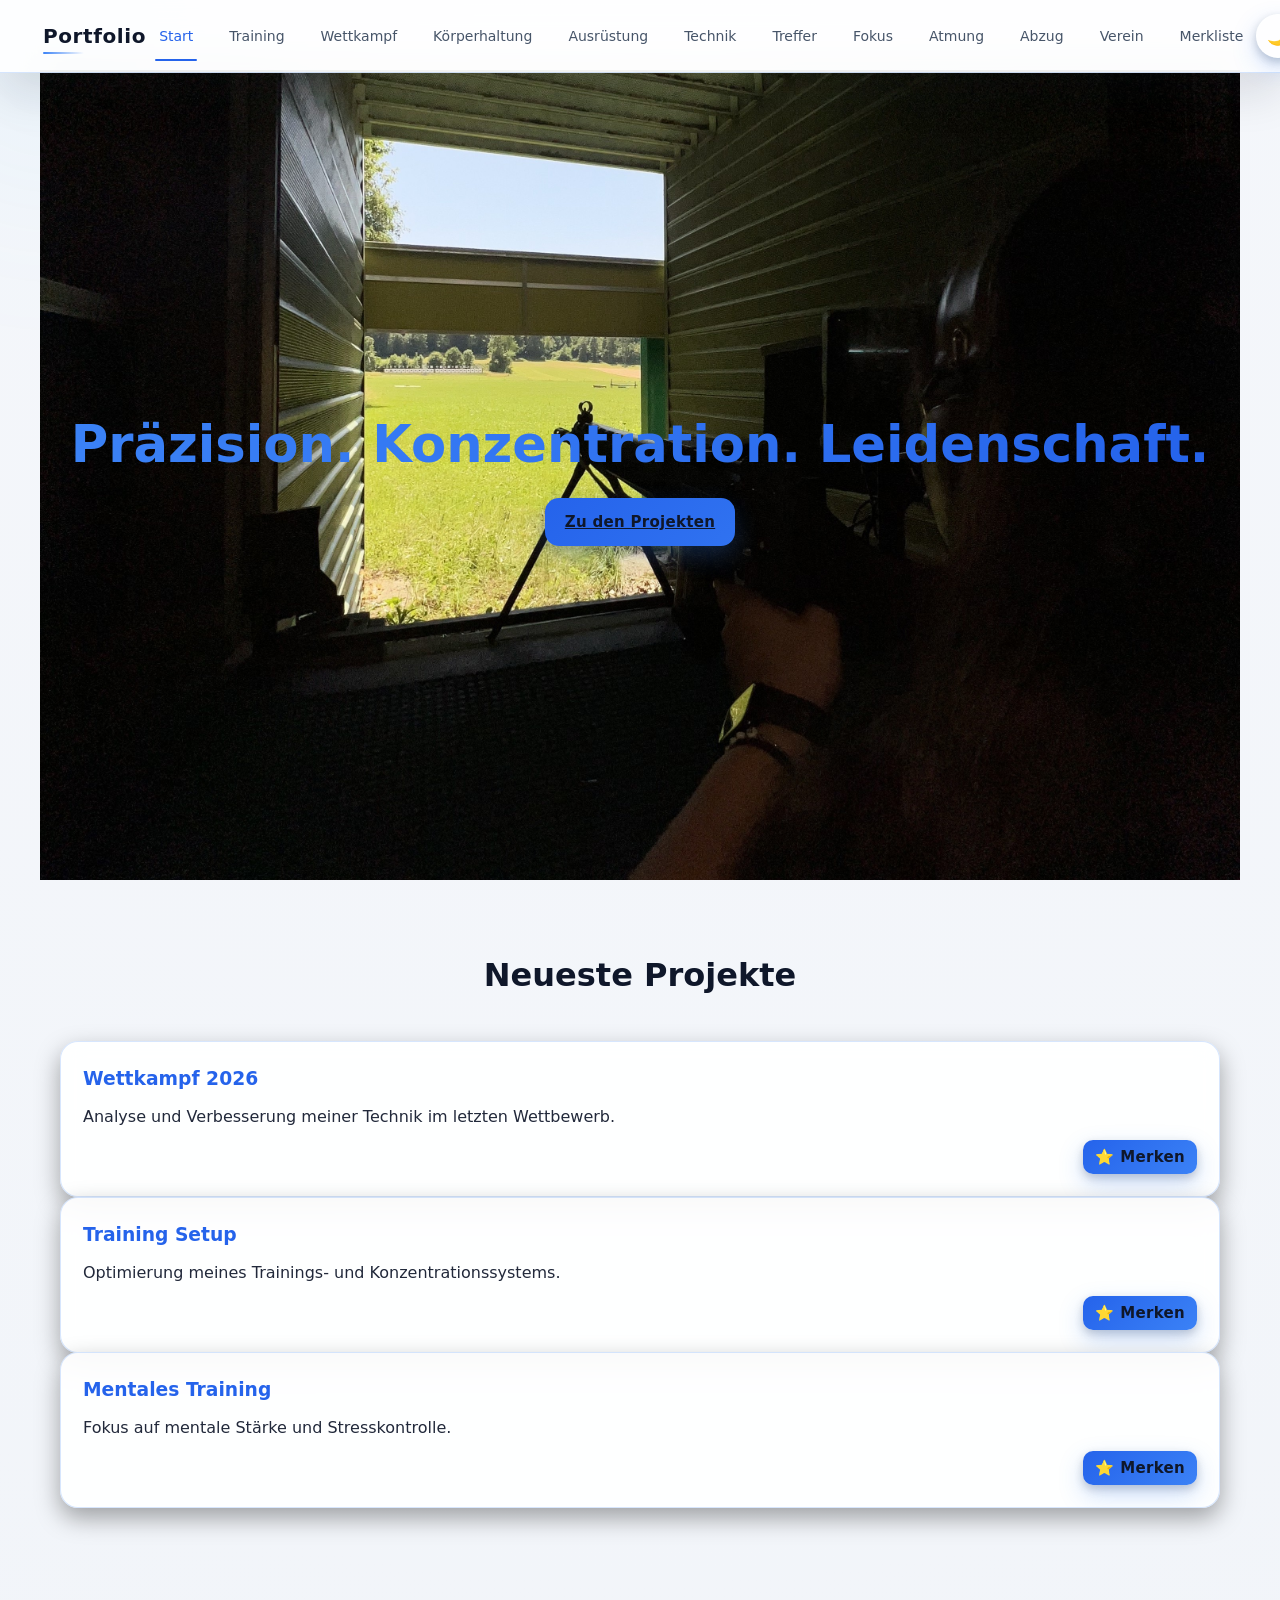
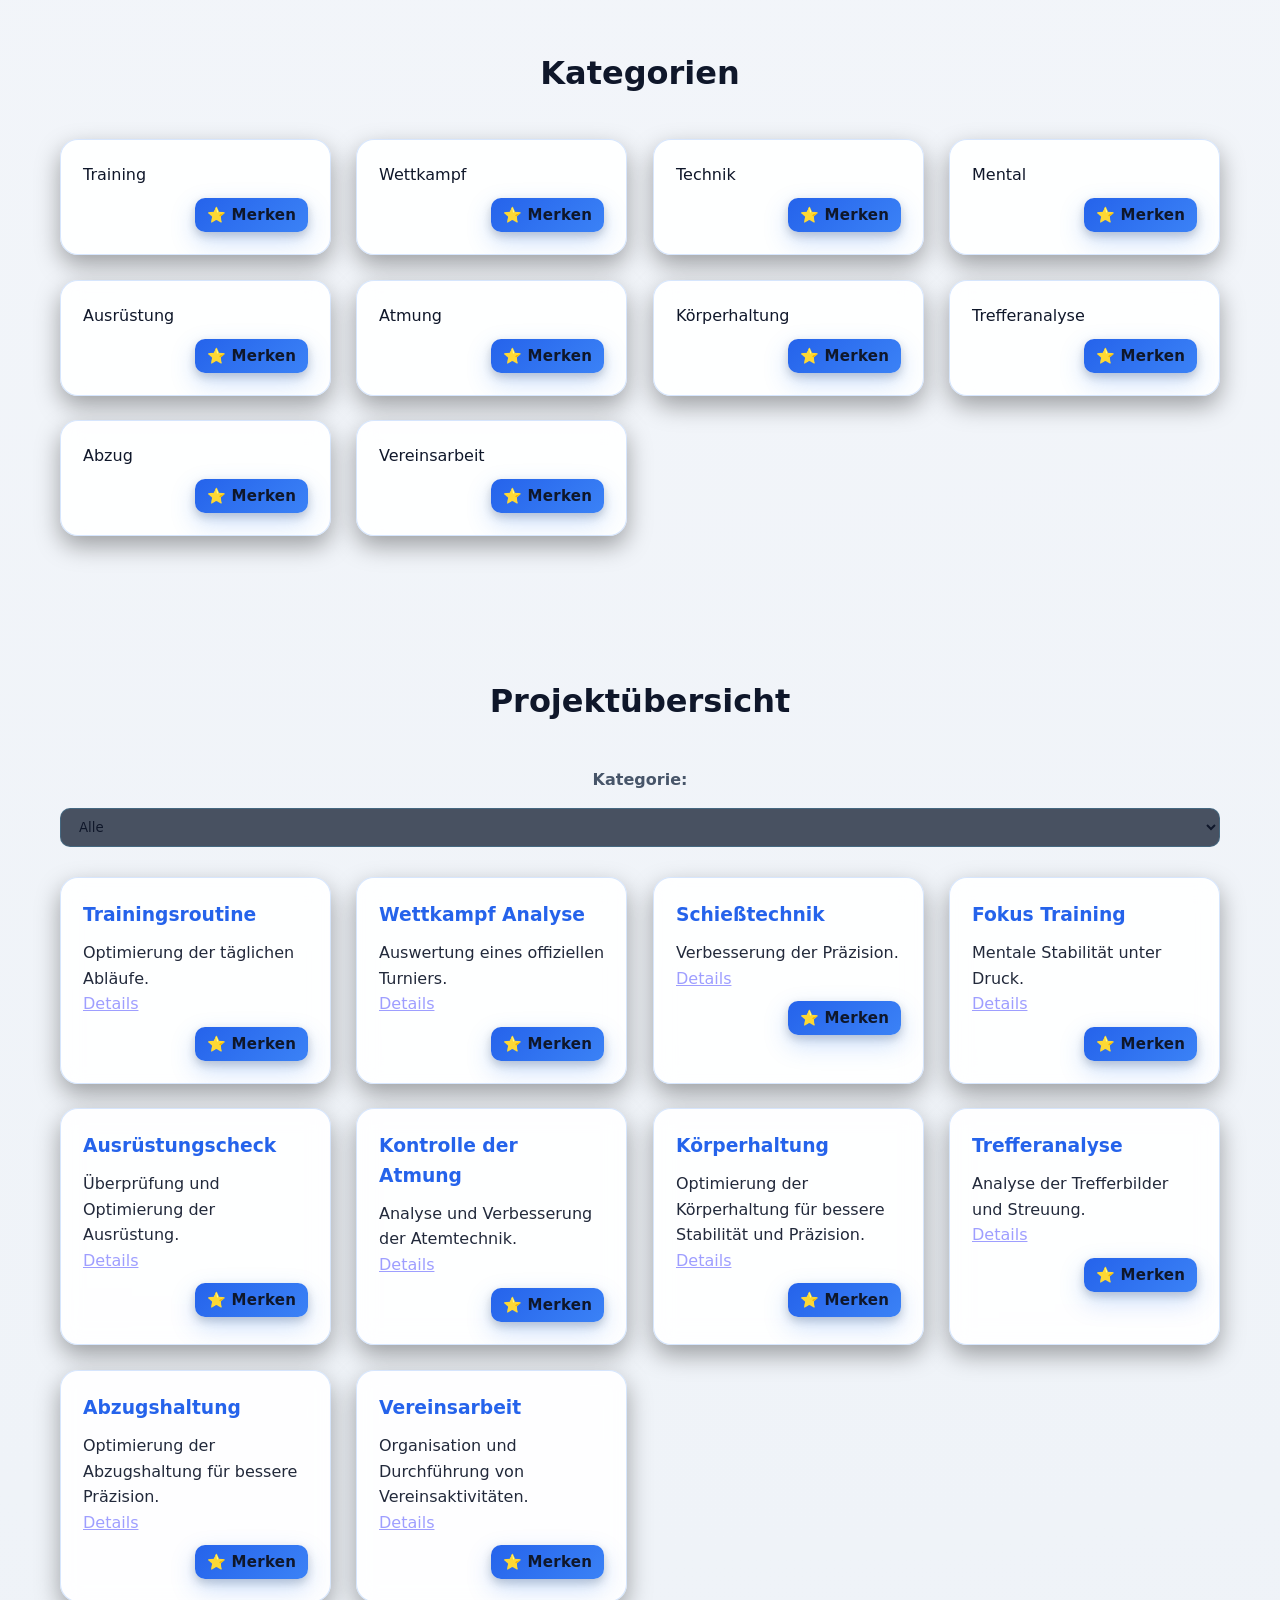
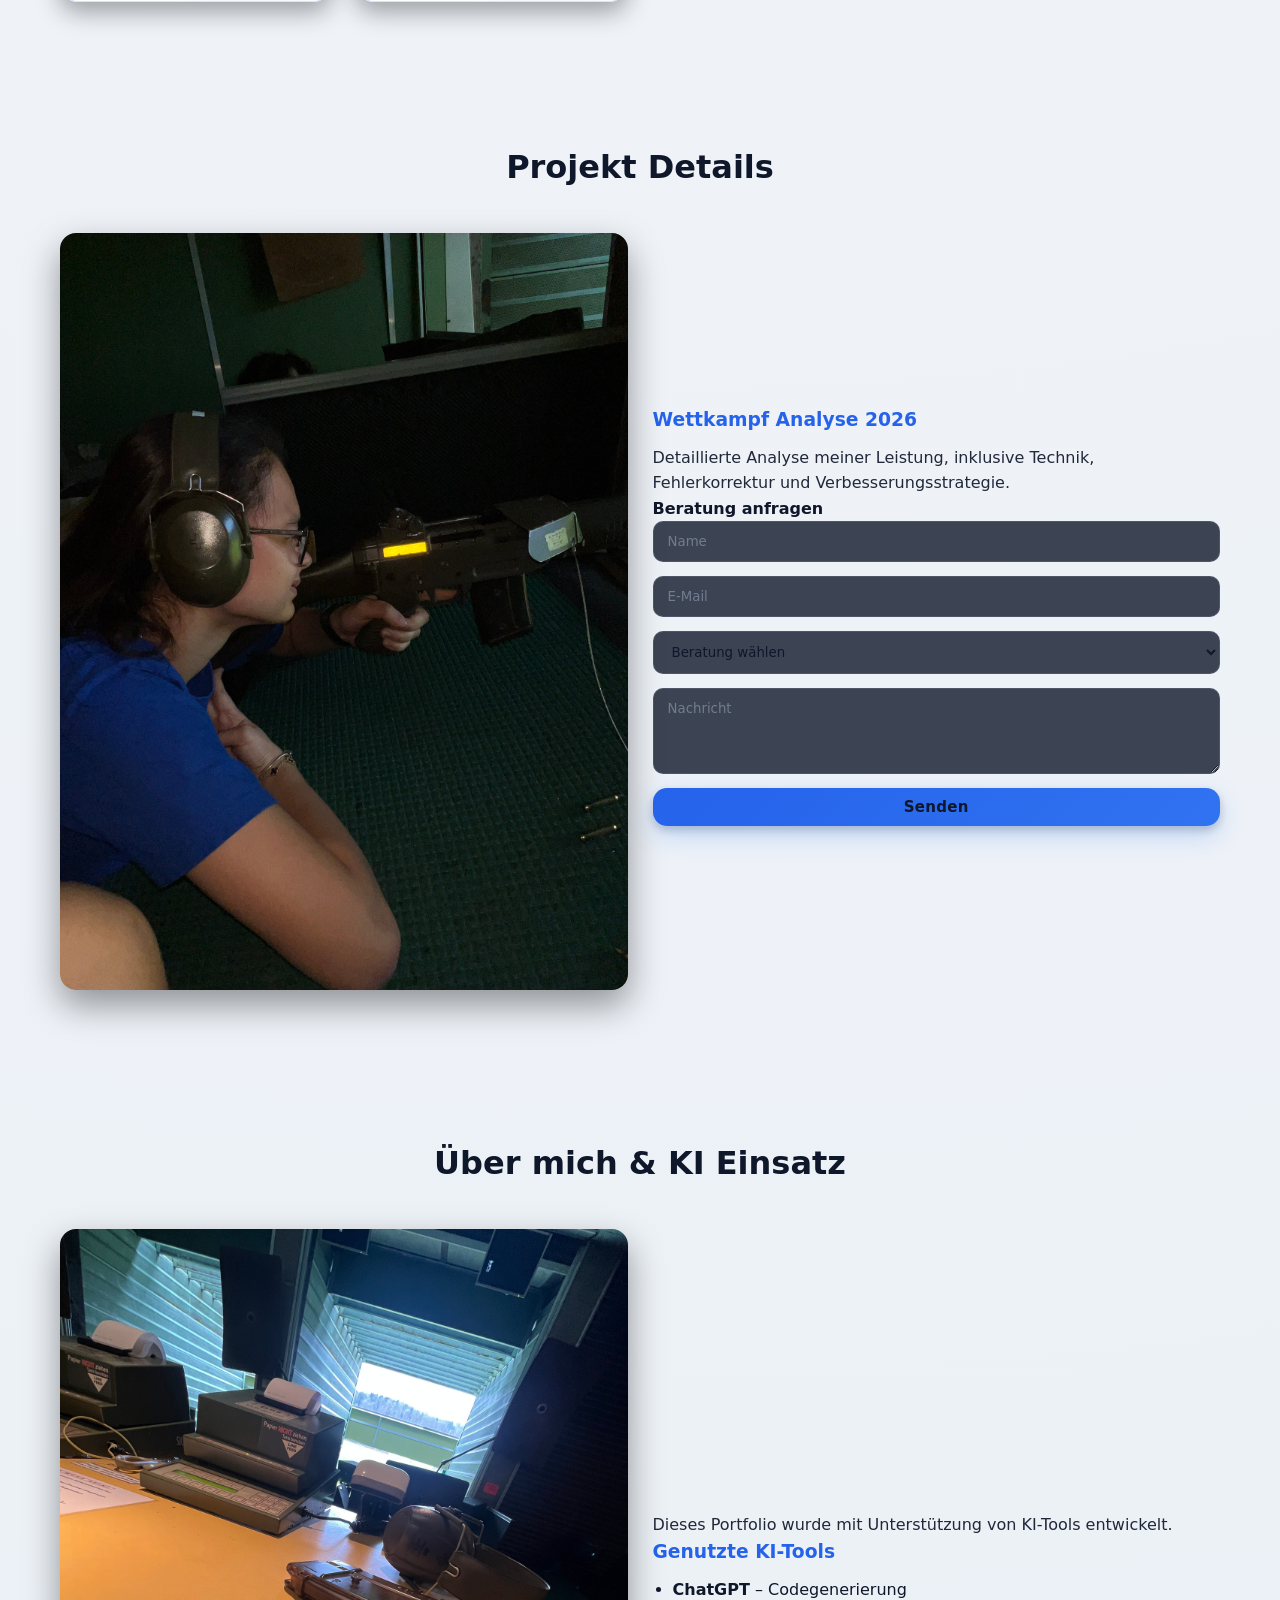
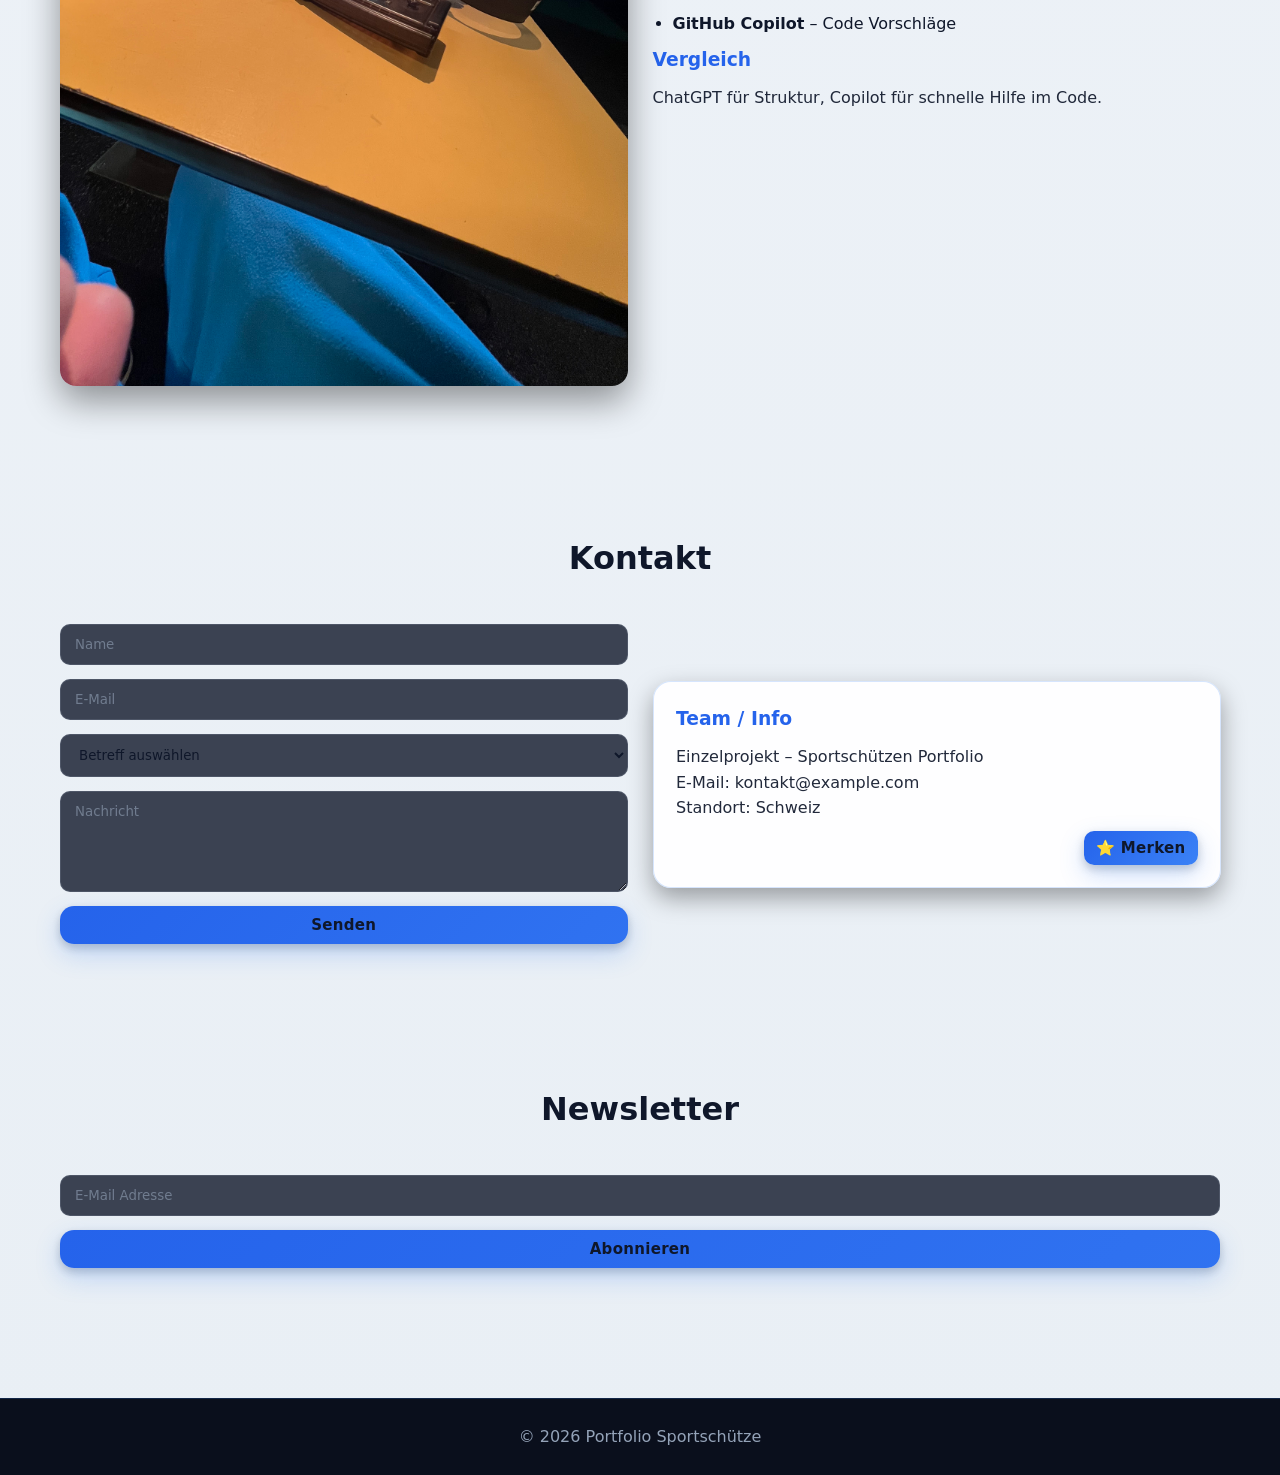
<file: index.html>
<!DOCTYPE html>
<html lang="de">

<head>
  <meta charset="UTF-8">
  <meta name="viewport" content="width=device-width, initial-scale=1.0">
  <title>Portfolio – Sportschütze</title>
  <link rel="icon" href="icons/icon.ico">
  <link rel="manifest" href="manifest.json">
  <meta name="theme-color" content="#3b82f6">

  <link rel="stylesheet" href="./styles/style1.css">

  <!-- EINZIGE Script-Einbindung (WICHTIG) -->
  <script src="./scripts/script.js" defer></script>
</head>

<body>

  <header>
    <nav>
      <div><strong>Portfolio</strong></div>
      <div class='nav-menu' id='primary-navigation'><a href="index.html" class="active">Start</a>
        <a href="training.html">Training</a>
        <a href="wettkampf-analyse.html">Wettkampf</a>
        <a href="koerperhaltung.html">Körperhaltung</a>
        <a href="ausruestung.html">Ausrüstung</a>
        <a href="schiesstechnik.html">Technik</a>
        <a href="treffen.html">Treffer</a>
        <a href="fokus-training.html">Fokus</a>
        <a href="atmung.html">Atmung</a>
        <a href="abzug_haltung.html">Abzug</a>
        <a href="verein.html">Verein</a>
        <a href="merkliste.html">Merkliste</a>
      </div>
      <div class='nav-actions'><button class="theme-toggle" type="button" aria-label="Theme wechseln">🌙</button>
        <button class='nav-toggle' type='button' aria-controls='primary-navigation' aria-expanded='false'
          aria-label='Navigation ein- oder ausklappen'>
          <span></span>
          <span></span>
          <span></span>
        </button>
      </div>
    </nav>
  </header>

  <main>

    <section id="home" class="hero">
      <div>
        <h1>Präzision. Konzentration. Leidenschaft.</h1>
        <a class="btn" href="./index.html#projects">Zu den Projekten</a>
      </div>
    </section>

    <section id="news">
      <h2>Neueste Projekte</h2>

      <div class="projects-grid">
        <article class="card">
          <h3>Wettkampf 2026</h3>
          <p>Analyse und Verbesserung meiner Technik im letzten Wettbewerb.</p>
        </article>

        <article class="card">
          <h3>Training Setup</h3>
          <p>Optimierung meines Trainings- und Konzentrationssystems.</p>
        </article>

        <article class="card">
          <h3>Mentales Training</h3>
          <p>Fokus auf mentale Stärke und Stresskontrolle.</p>
        </article>
      </div>
    </section>

    <section id="categories">
      <h2>Kategorien</h2>

      <div class="grid cards">
        <div class="card">Training</div>
        <div class="card">Wettkampf</div>
        <div class="card">Technik</div>
        <div class="card">Mental</div>
        <div class="card">Ausrüstung</div>
        <div class="card">Atmung</div>
        <div class="card">Körperhaltung</div>
        <div class="card">Trefferanalyse</div>
        <div class="card">Abzug</div>
        <div class="card">Vereinsarbeit</div>
      </div>
    </section>

    <section id="projects">
      <h2>Projektübersicht</h2>

      <!-- FILTER -->
      <div class="filter">
        <label for="categoryFilter">Kategorie:</label>

        <select id="categoryFilter">
          <option value="all">Alle</option>
          <option value="training">Training</option>
          <option value="wettkampf">Wettkampf</option>
          <option value="technik">Technik</option>
          <option value="mental">Mental</option>
          <option value="ausrüstung">Ausrüstung</option>
          <option value="atmung">Atemtechnik</option>
          <option value="koerperhaltung">Körperhaltung</option>
          <option value="treffen">Trefferanalyse</option>
          <option value="abzug_haltung">Abzug & Waffenhaltung</option>
          <option value="verein">Vereinsarbeit</option>
        </select>
      </div>

      <!-- PROJEKTE -->
      <div class="grid cards">

        <article class="card project training">
          <h3>Trainingsroutine</h3>
          <p>Optimierung der täglichen Abläufe.</p>
          <a href="training.html">Details</a>
        </article>

        <article class="card project wettkampf">
          <h3>Wettkampf Analyse</h3>
          <p>Auswertung eines offiziellen Turniers.</p>
          <a href="wettkampf-analyse.html">Details</a>
        </article>

        <article class="card project technik">
          <h3>Schießtechnik</h3>
          <p>Verbesserung der Präzision.</p>
          <a href="schiesstechnik.html">Details</a>
        </article>

        <article class="card project mental">
          <h3>Fokus Training</h3>
          <p>Mentale Stabilität unter Druck.</p>
          <a href="fokus-training.html">Details</a>
        </article>

        <article class="card project ausrüstung">
          <h3>Ausrüstungscheck</h3>
          <p>Überprüfung und Optimierung der Ausrüstung.</p>
          <a href="ausruestung.html">Details</a>
        </article>

        <article class="card project atmung">
          <h3>Kontrolle der Atmung</h3>
          <p>Analyse und Verbesserung der Atemtechnik.</p>
          <a href="atmung.html">Details</a>
        </article>

        <article class="card project koerperhaltung">
          <h3>Körperhaltung</h3>
          <p>Optimierung der Körperhaltung für bessere Stabilität und Präzision.</p>
          <a href="koerperhaltung.html">Details</a>
        </article>

        <article class="card project treffen">
          <h3>Trefferanalyse</h3>
          <p>Analyse der Trefferbilder und Streuung.</p>
          <a href="treffen.html">Details</a>
        </article>

        <article class="card project abzug_haltung">
          <h3>Abzugshaltung</h3>
          <p>Optimierung der Abzugshaltung für bessere Präzision.</p>
          <a href="Abzug_haltung.html">Details</a>
        </article>

        <article class="card project verein">
          <h3>Vereinsarbeit</h3>
          <p>Organisation und Durchführung von Vereinsaktivitäten.</p>
          <a href="Verein.html">Details</a>
        </article>
      </div>
    </section>

    <section id="project-detail">
      <h2>Projekt Details</h2>

      <div class="grid two">

        <div>
          <img src="bilder/schiessen_blz.jpeg" alt="Projekt Bild">
        </div>

        <div>
          <h3>Wettkampf Analyse 2026</h3>
          <p>Detaillierte Analyse meiner Leistung, inklusive Technik, Fehlerkorrektur und Verbesserungsstrategie.</p>

          <h4>Beratung anfragen</h4>

          <form>
            <input placeholder="Name">
            <input type="email" placeholder="E-Mail">

            <select>
              <option>Beratung wählen</option>
              <option>Technik Analyse</option>
              <option>Training Plan</option>
              <option>Mental Coaching</option>
            </select>

            <textarea rows="4" placeholder="Nachricht"></textarea>
            <button>Senden</button>
          </form>
        </div>

      </div>
    </section>

    <section id="about">
      <h2>Über mich & KI Einsatz</h2>

      <div class="grid two">

        <div>
          <img src="bilder/IMG_2993.jpeg" alt="Porträt">
        </div>

        <div>
          <p>
            Dieses Portfolio wurde mit Unterstützung von KI-Tools entwickelt.
          </p>

          <h3>Genutzte KI-Tools</h3>
          <ul>
            <li><strong>ChatGPT</strong> – Codegenerierung</li>
            <li><strong>GitHub Copilot</strong> – Code Vorschläge</li>
          </ul>

          <h3>Vergleich</h3>
          <p>ChatGPT für Struktur, Copilot für schnelle Hilfe im Code.</p>
        </div>

      </div>
    </section>

    <section id="contact">
      <h2>Kontakt</h2>

      <div class="grid two">

        <form>
          <input placeholder="Name">
          <input type="email" placeholder="E-Mail">

          <select>
            <option>Betreff auswählen</option>
            <option>Allgemeine Anfrage</option>
            <option>Projektanfrage</option>
            <option>Zusammenarbeit</option>
          </select>

          <textarea rows="5" placeholder="Nachricht"></textarea>
          <button>Senden</button>
        </form>

        <div class="card">
          <h3>Team / Info</h3>
          <p>Einzelprojekt – Sportschützen Portfolio</p>
          <p>E-Mail: kontakt@example.com</p>
          <p>Standort: Schweiz</p>
        </div>

      </div>
    </section>

    <section id="newsletter">
      <h2>Newsletter</h2>

      <form class="newsletter-form">
        <input type="email" placeholder="E-Mail Adresse">
        <button>Abonnieren</button>
      </form>
    </section>

  </main>

  <footer>
    © 2026 Portfolio Sportschütze
  </footer>

</body>

</html>
</file>
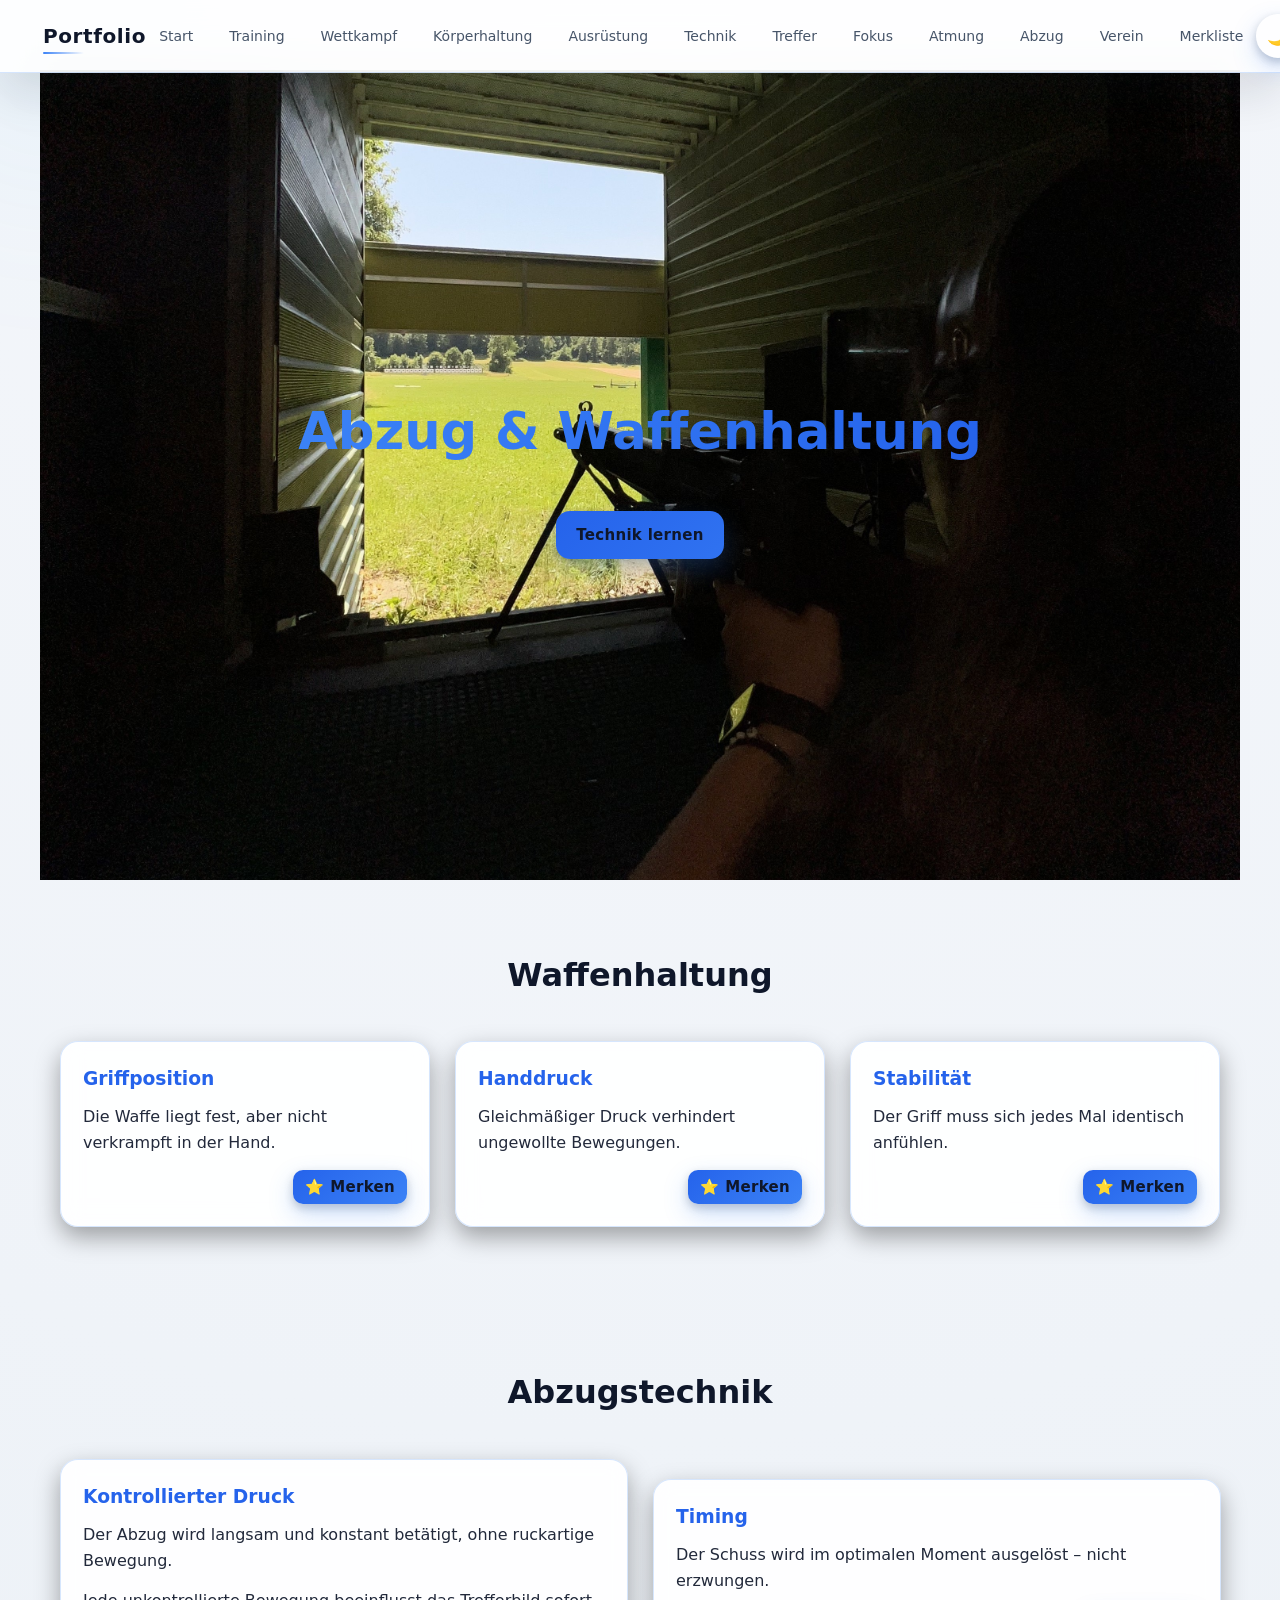
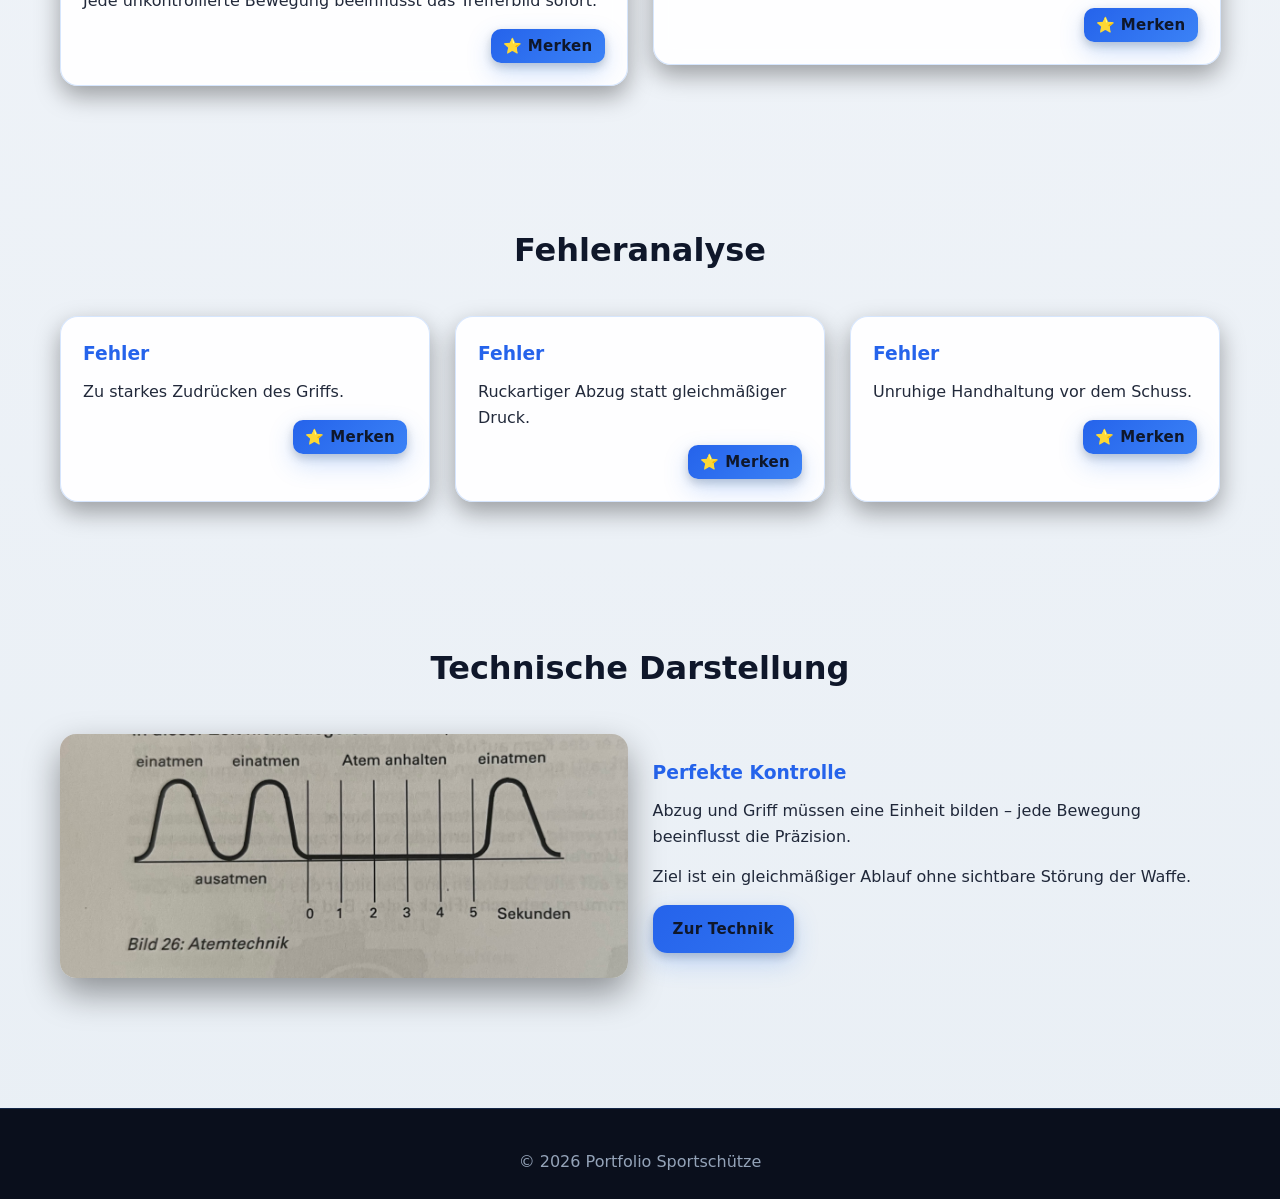
<file: Abzug_haltung.html>
<!DOCTYPE html>
<html lang="de">

<head>
    <meta charset="UTF-8">
    <meta name="viewport" content="width=device-width, initial-scale=1.0">
    <title>Abzug & Waffenhaltung</title>
    <link rel="icon" href="icons/icon.ico">
    <link rel="manifest" href="manifest.json">
    <meta name="theme-color" content="#3b82f6">
    <link rel="stylesheet" href="styles/abzug_haltung.css">
    <link rel="stylesheet" href="./styles/style1.css">
    <script src="./scripts/script.js" defer></script>
</head>

<body>

    <!-- ================= NAVBAR ================= -->
    <header>
        <nav>
            <div><strong>Portfolio</strong></div>

            <div class='nav-menu' id='primary-navigation'><a href="index.html">Start</a>
                <a href="training.html">Training</a>
                <a href="wettkampf-analyse.html">Wettkampf</a>
                <a href="koerperhaltung.html">Körperhaltung</a>
                <a href="ausruestung.html">Ausrüstung</a>
                <a href="schiesstechnik.html">Technik</a>
                <a href="treffen.html">Treffer</a>
                <a href="fokus-training.html">Fokus</a>
                <a href="atmung.html">Atmung</a>
                <a href="abzug_haltung.html" class="active">Abzug</a>
                <a href="verein.html">Verein</a>
                <a href="merkliste.html">Merkliste</a>
            </div>
            <div class='nav-actions'><button class="theme-toggle" type="button" aria-label="Theme wechseln">🌙</button>
                <button class='nav-toggle' type='button' aria-controls='primary-navigation' aria-expanded='false'
                    aria-label='Navigation ein- oder ausklappen'>
                    <span></span>
                    <span></span>
                    <span></span>
                </button>
            </div>
        </nav>
    </header>

    <!-- ================= HERO ================= -->
    <section class="hero">
        <div>
            <h1>Abzug & Waffenhaltung</h1>
            <br>
            <a href="#technik" class="btn">Technik lernen</a>
        </div>
    </section>

    <!-- ================= WAFFENHALTUNG ================= -->
    <section id="technik">
        <h2>Waffenhaltung</h2>

        <div class="grid cards">

            <div class="card">
                <h3>Griffposition</h3>
                <p>
                    Die Waffe liegt fest, aber nicht verkrampft in der Hand.
                </p>
            </div>

            <div class="card">
                <h3>Handdruck</h3>
                <p>
                    Gleichmäßiger Druck verhindert ungewollte Bewegungen.
                </p>
            </div>

            <div class="card">
                <h3>Stabilität</h3>
                <p>
                    Der Griff muss sich jedes Mal identisch anfühlen.
                </p>
            </div>

        </div>
    </section>

    <!-- ================= ABZUG ================= -->
    <section>
        <h2>Abzugstechnik</h2>

        <div class="grid two">

            <div class="card">
                <h3>Kontrollierter Druck</h3>
                <p>
                    Der Abzug wird langsam und konstant betätigt, ohne ruckartige Bewegung.
                </p>

                <p>
                    Jede unkontrollierte Bewegung beeinflusst das Trefferbild sofort.
                </p>
            </div>

            <div class="card">
                <h3>Timing</h3>
                <p>
                    Der Schuss wird im optimalen Moment ausgelöst – nicht erzwungen.
                </p>
            </div>

        </div>
    </section>

    <!-- ================= DETAIL SECTION ================= -->
    <section>
        <h2>Fehleranalyse</h2>

        <div class="grid cards">

            <div class="card">
                <h3>Fehler</h3>
                <p>Zu starkes Zudrücken des Griffs.</p>
            </div>

            <div class="card">
                <h3>Fehler</h3>
                <p>Ruckartiger Abzug statt gleichmäßiger Druck.</p>
            </div>

            <div class="card">
                <h3>Fehler</h3>
                <p>Unruhige Handhaltung vor dem Schuss.</p>
            </div>

        </div>
    </section>

    <!-- ================= VISUAL SECTION ================= -->
    <section>
        <h2>Technische Darstellung</h2>

        <div class="grid two">

            <img src="bilder/atmen.jpeg" alt="Abzug Technik">

            <div>
                <h3>Perfekte Kontrolle</h3>
                <p>
                    Abzug und Griff müssen eine Einheit bilden – jede Bewegung beeinflusst die Präzision.
                </p>

                <p>
                    Ziel ist ein gleichmäßiger Ablauf ohne sichtbare Störung der Waffe.
                </p>

                <a href="#technik" class="btn">Zur Technik</a>
            </div>

        </div>
    </section>

    <!-- ================= FOOTER ================= -->
    <footer>
        <p></p> © 2026 Portfolio Sportschütze
    </footer>
</body>

</html>
</file>
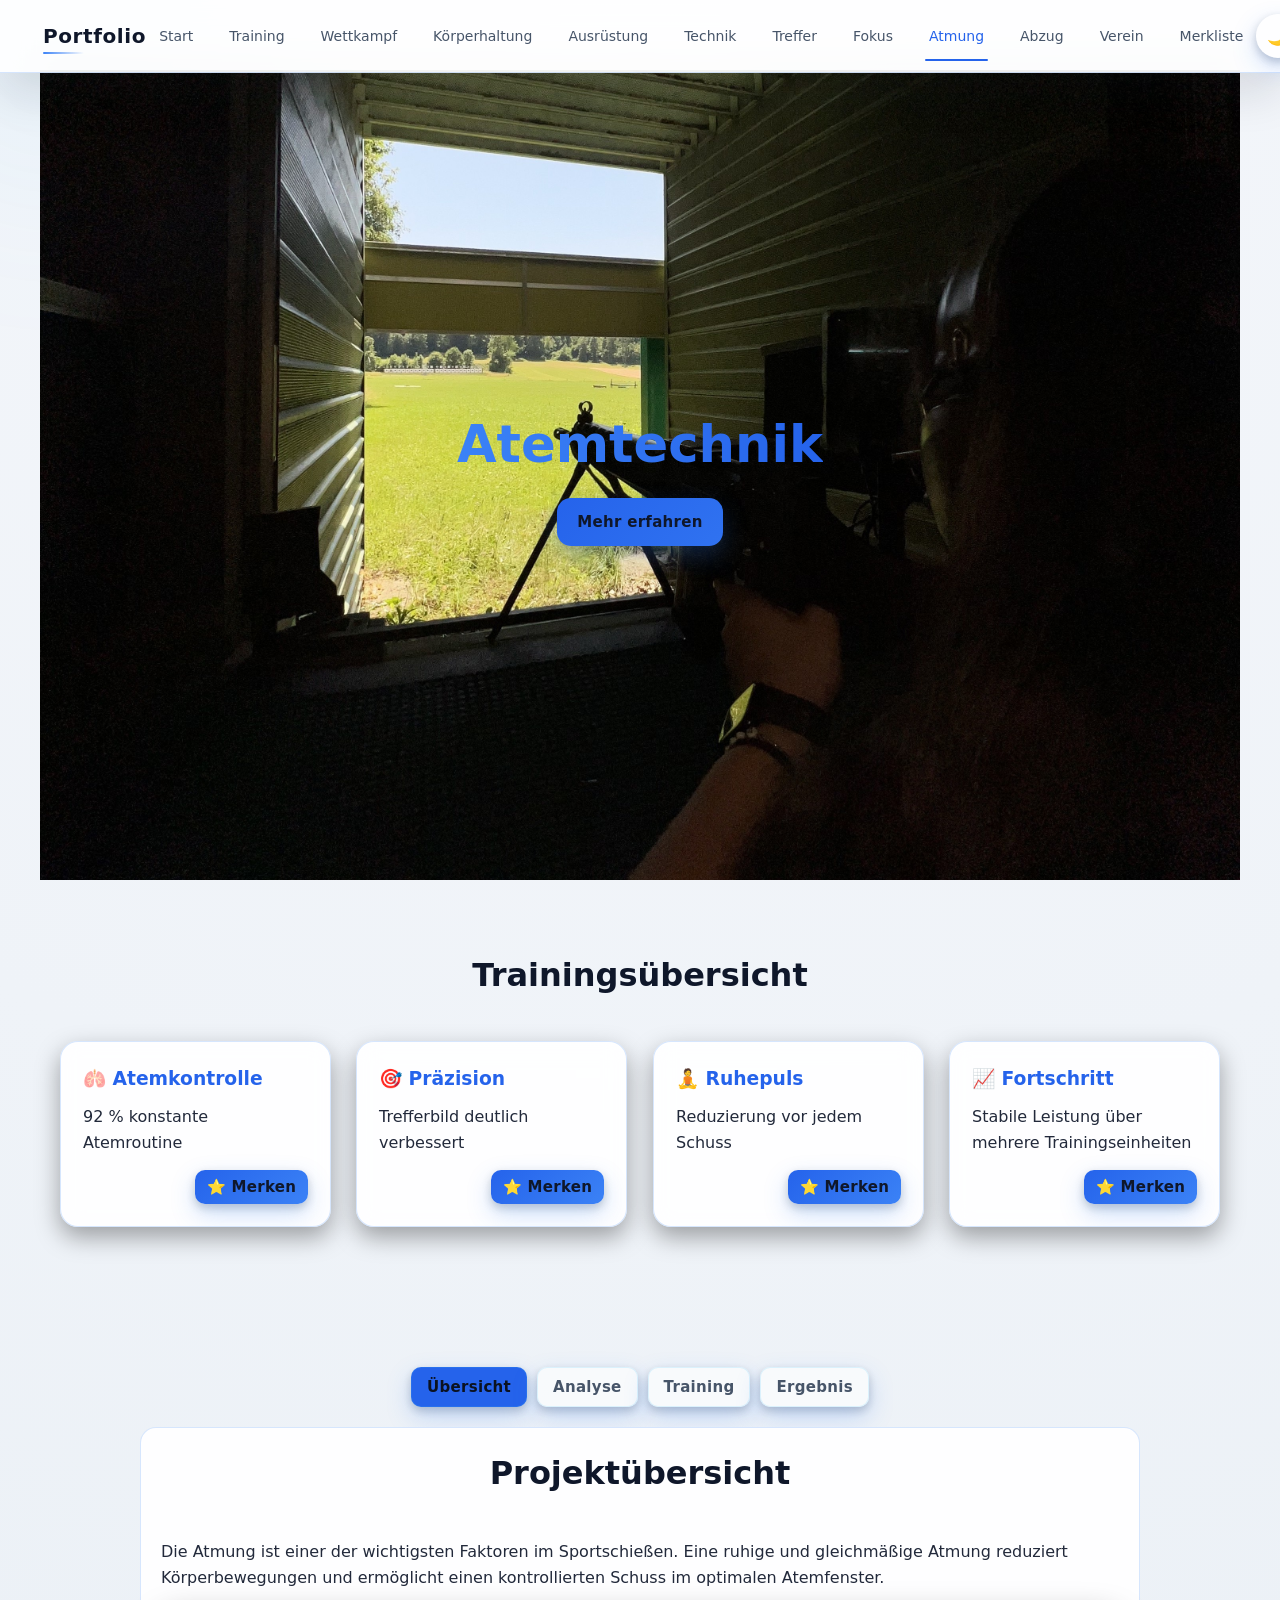
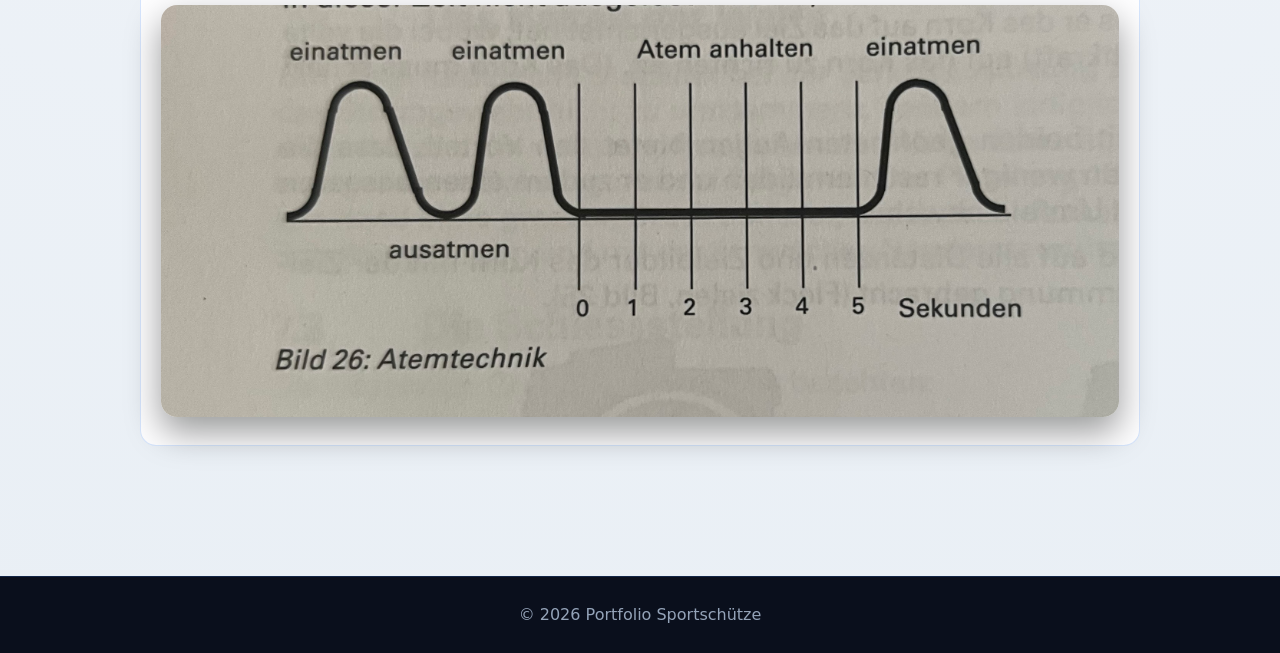
<file: atmung.html>
<!DOCTYPE html>
<html lang="de">

<head>
    <meta charset="UTF-8">
    <meta name="viewport" content="width=device-width, initial-scale=1.0">
    <title>Atemtechnik – Case Study</title>
    <link rel="icon" href="icons/icon.ico">
    <link rel="manifest" href="manifest.json">
    <meta name="theme-color" content="#3b82f6">
    <link rel="stylesheet" href="./styles/atmung.css">
    <link rel="stylesheet" href="./styles/style1.css">
    <script src="./scripts/script.js" defer></script>
</head>

<body>

    <header>
        <nav>
            <div><strong>Portfolio</strong></div>

            <div class='nav-menu' id='primary-navigation'><a href="index.html">Start</a>
                <a href="training.html">Training</a>
                <a href="wettkampf-analyse.html">Wettkampf</a>
                <a href="koerperhaltung.html">Körperhaltung</a>
                <a href="ausruestung.html">Ausrüstung</a>
                <a href="schiesstechnik.html">Technik</a>
                <a href="treffen.html">Treffer</a>
                <a href="fokus-training.html">Fokus</a>
                <a href="atmung.html" class="active">Atmung</a>
                <a href="abzug_haltung.html">Abzug</a>
                <a href="verein.html">Verein</a>
                <a href="merkliste.html">Merkliste</a>
            </div>
            <div class='nav-actions'><button class="theme-toggle" type="button" aria-label="Theme wechseln">🌙</button>
                <button class='nav-toggle' type='button' aria-controls='primary-navigation' aria-expanded='false'
                    aria-label='Navigation ein- oder ausklappen'>
                    <span></span>
                    <span></span>
                    <span></span>
                </button>
            </div>
        </nav>
    </header>

    <main>

        <!-- HERO -->

        <section class="hero">

            <div>
                <h1>Atemtechnik</h1>
                <a href="#dashboard" class="btn">Mehr erfahren</a>
            </div>

        </section>

        <!-- DASHBOARD -->

        <section id="dashboard">

            <h2>Trainingsübersicht</h2>

            <div class="grid cards">

                <div class="card">
                    <h3>🫁 Atemkontrolle</h3>
                    <p>92 % konstante Atemroutine</p>
                </div>

                <div class="card">
                    <h3>🎯 Präzision</h3>
                    <p>Trefferbild deutlich verbessert</p>
                </div>

                <div class="card">
                    <h3>🧘 Ruhepuls</h3>
                    <p>Reduzierung vor jedem Schuss</p>
                </div>

                <div class="card">
                    <h3>📈 Fortschritt</h3>
                    <p>Stabile Leistung über mehrere Trainingseinheiten</p>
                </div>

            </div>

        </section>

        <!-- TABS -->

        <section>

            <div class="tabs">

                <div class="tab-buttons">

                    <button class="tab-btn active" onclick="openTab('overview', event)">Übersicht</button>

                    <button class="tab-btn" onclick="openTab('analysis', event)">Analyse</button>

                    <button class="tab-btn" onclick="openTab('execution', event)">Training</button>

                    <button class="tab-btn" onclick="openTab('result', event)">Ergebnis</button>

                </div>

                <!-- ÜBERSICHT -->

                <div id="overview" class="tab-content active">

                    <h2>Projektübersicht</h2>

                    <p>

                        Die Atmung ist einer der wichtigsten Faktoren im Sportschießen.
                        Eine ruhige und gleichmäßige Atmung reduziert Körperbewegungen und
                        ermöglicht einen kontrollierten Schuss im optimalen Atemfenster.

                    </p>

                    <img src="bilder/atmen.jpeg" alt="Atemtechnik">

                </div>

                <!-- ANALYSE -->

                <div id="analysis" class="tab-content">

                    <h2>Analyse</h2>

                    <div class="grid two">

                        <div>

                            <h3>Beobachtungen</h3>

                            <ul>

                                <li>Unruhige Atmung führte zu größeren Streukreisen.</li>

                                <li>Bewusstes Ausatmen vor dem Schuss erhöhte die Stabilität.</li>

                                <li>Der Puls beeinflusste die Zielruhe deutlich.</li>

                                <li>Regelmäßiges Atemtraining verbesserte die Konzentration.</li>

                            </ul>

                        </div>

                        <div>

                            <h3>Interpretation</h3>

                            <p>

                                Durch eine kontrollierte Atemtechnik konnte die Bewegung des Körpers
                                vor dem Schuss reduziert werden. Dadurch blieb das Visier ruhiger,
                                wodurch die Präzision sichtbar zunahm.

                            </p>

                        </div>

                    </div>

                </div>

                <!-- TRAINING -->

                <div id="execution" class="tab-content">

                    <h2>Trainingsmaßnahmen</h2>

                    <div class="grid cards">

                        <div class="card">

                            <h3>🫁 Atemrhythmus</h3>

                            <p>Einüben eines gleichmäßigen Atemablaufs.</p>

                        </div>

                        <div class="card">

                            <h3>🎯 Schussfenster</h3>

                            <p>Schussabgabe während der natürlichen Atempause.</p>

                        </div>

                        <div class="card">

                            <h3>🧘 Entspannung</h3>

                            <p>Lockerungsübungen vor jeder Trainingseinheit.</p>

                        </div>

                        <div class="card">

                            <h3>📊 Kontrolle</h3>

                            <p>Dokumentation der Trefferbilder zur Erfolgskontrolle.</p>

                        </div>

                    </div>

                </div>

                <!-- ERGEBNIS -->

                <div id="result" class="tab-content">

                    <h2>Ergebnis</h2>

                    <p>

                        Durch regelmäßiges Atemtraining konnte die Zielruhe verbessert
                        werden. Die Trefferbilder wurden enger und die Schussabgabe
                        erfolgte deutlich kontrollierter.

                    </p>

                    <h3>Fazit</h3>

                    <p>

                        Die Atemtechnik bildet die Grundlage für präzises Sportschießen.
                        Eine ruhige Atmung verbessert nicht nur die Schussgenauigkeit,
                        sondern unterstützt auch Konzentration und mentale Stabilität.

                    </p>

                    <a class="btn" href="index.html#projects">

                        ← Zurück zu den Projekten

                    </a>

                </div>

            </div>

        </section>

    </main>

    <footer>

        © 2026 Portfolio Sportschütze

    </footer>
</body>

</html>
</file>
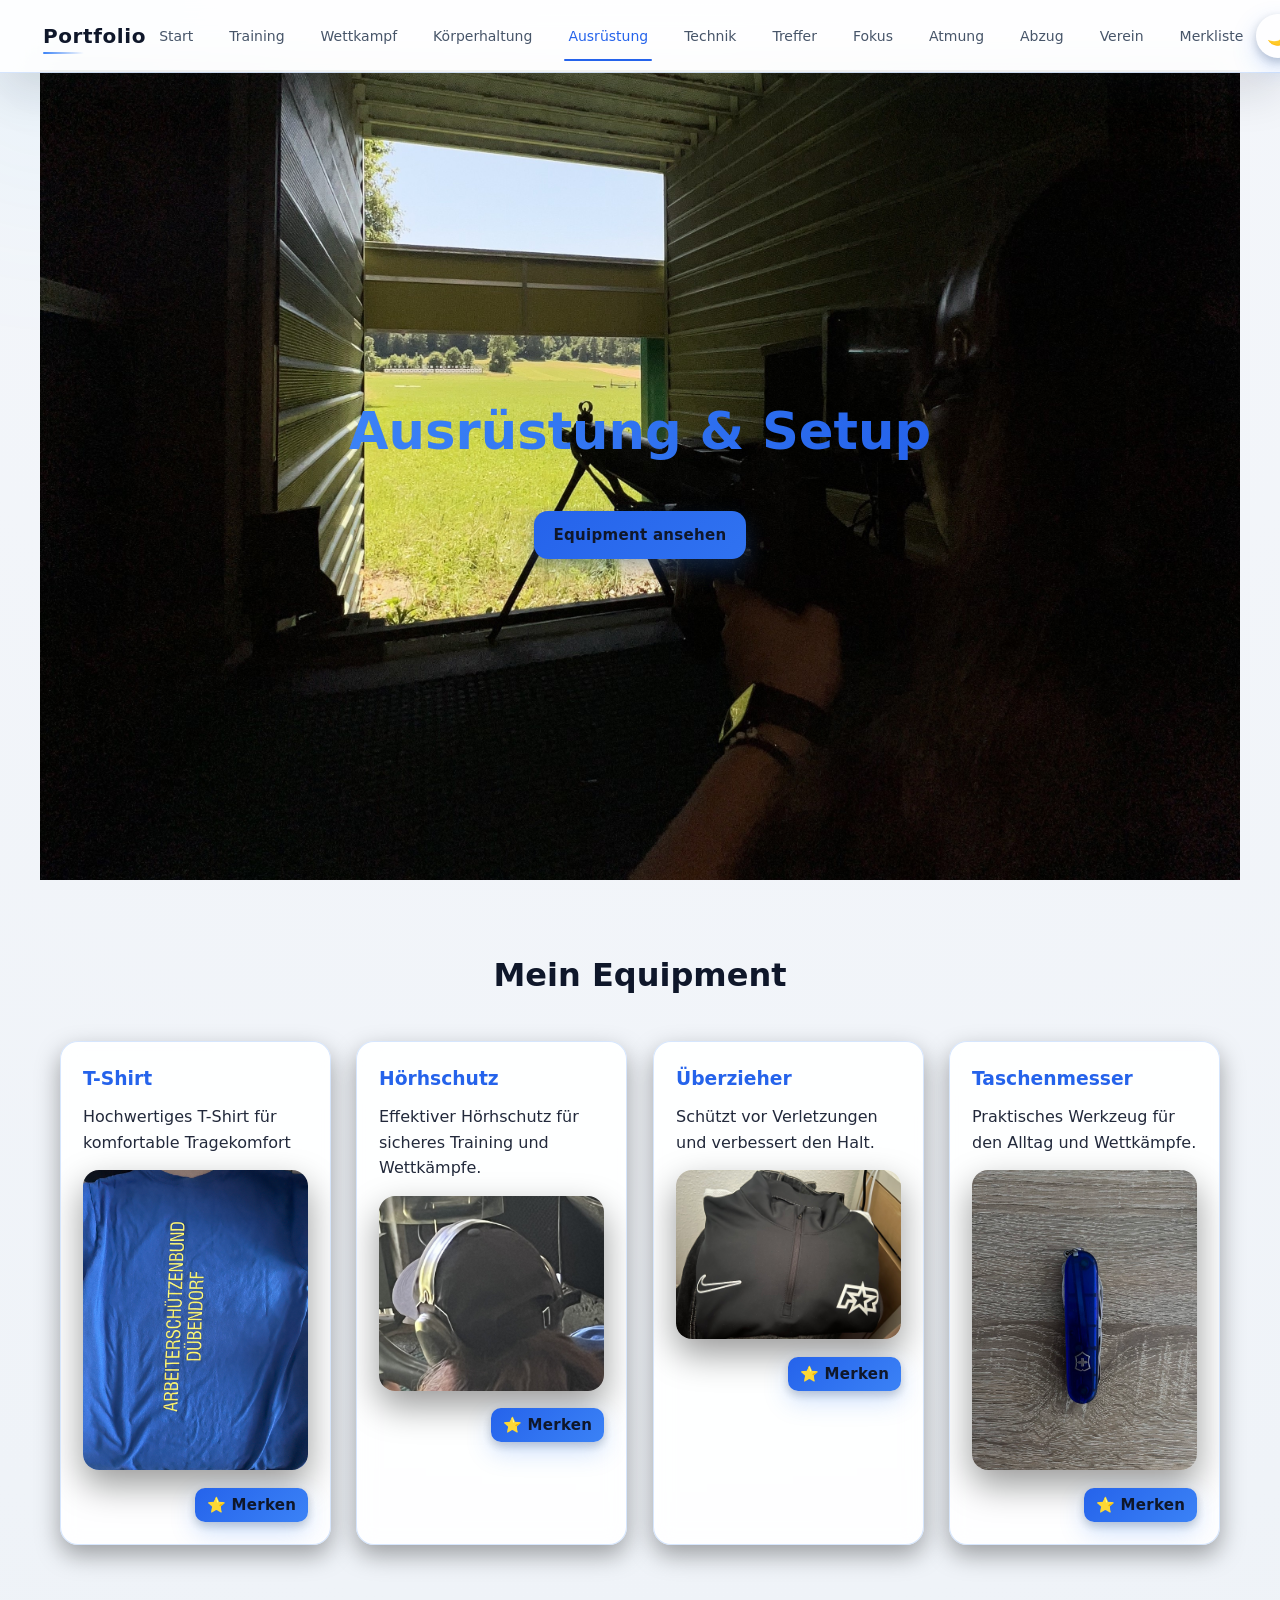
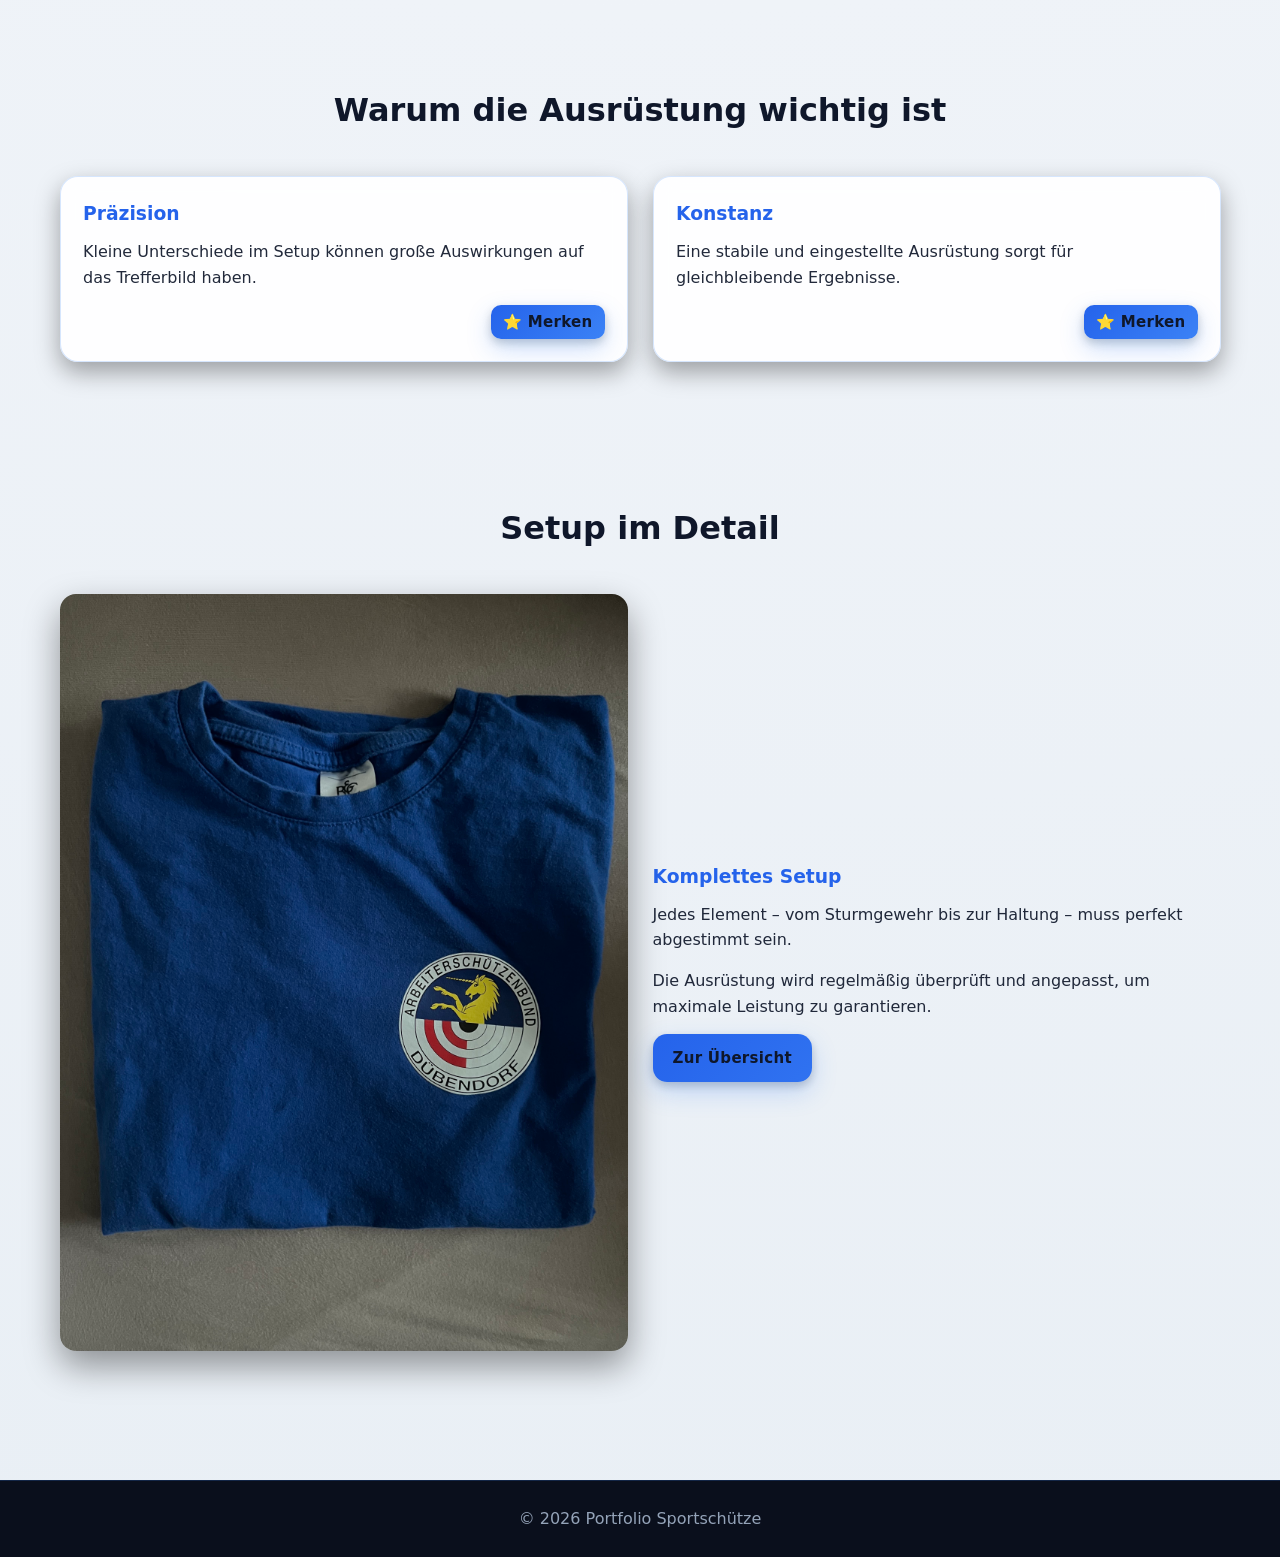
<file: ausruestung.html>
<!DOCTYPE html>
<html lang="de">

<head>
    <meta charset="UTF-8">
    <meta name="viewport" content="width=device-width, initial-scale=1.0">
    <title>Ausrüstung – Sportschütze</title>
    <link rel="icon" href="icons/icon.ico">
    <link rel="stylesheet" href="styles/ausruestung.css">
    <link rel="stylesheet" href="./styles/style1.css">
    <script src="./scripts/script.js" defer></script>
</head>

<body>

    <!-- ================= NAVBAR ================= -->
    <header>
        <nav>
            <div><strong>Portfolio</strong></div>

            <div class='nav-menu' id='primary-navigation'><a href="index.html">Start</a>
                <a href="training.html">Training</a>
                <a href="wettkampf-analyse.html">Wettkampf</a>
                <a href="koerperhaltung.html">Körperhaltung</a>
                <a href="ausruestung.html" class="active">Ausrüstung</a>
                <a href="schiesstechnik.html">Technik</a>
                <a href="treffen.html">Treffer</a>
                <a href="fokus-training.html">Fokus</a>
                <a href="atmung.html">Atmung</a>
                <a href="abzug_haltung.html">Abzug</a>
                <a href="verein.html">Verein</a>
                <a href="merkliste.html">Merkliste</a>
            </div>
            <div class='nav-actions'><button class="theme-toggle" type="button" aria-label="Theme wechseln">🌙</button>
                <button class='nav-toggle' type='button' aria-controls='primary-navigation' aria-expanded='false'
                    aria-label='Navigation ein- oder ausklappen'>
                    <span></span>
                    <span></span>
                    <span></span>
                </button>
            </div>
        </nav>
    </header>

    <!-- ================= HERO ================= -->
    <section class="hero">
        <div>
            <h1>Ausrüstung & Setup</h1>
            <br>
            <a href="#equipment" class="btn">Equipment ansehen</a>
        </div>
    </section>

    <!-- ================= EQUIPMENT ================= -->
    <section id="equipment">
        <h2>Mein Equipment</h2>

        <div class="grid cards">

            <div class="card">
                <h3>T-Shirt</h3>
                <p>Hochwertiges T-Shirt für komfortable Tragekomfort</p>
                <img src="bilder/IMG_6033.jpeg" alt="Sportschießen T-Shirt">
            </div>

            <div class="card">
                <h3>Hörhschutz</h3>
                <p>Effektiver Hörhschutz für sicheres Training und Wettkämpfe.</p>
                <img src="bilder/hörschutz.jpeg" alt="Hörschutz Sportschießen">
            </div>

            <div class="card">
                <h3>Überzieher </h3>
                <p>Schützt vor Verletzungen und verbessert den Halt.</p>
                <img src="bilder/Image (5).jpg" alt="Überzieher Sportschießen">
            </div>

            <div class="card">
                <h3>Taschenmesser</h3>
                <p>Praktisches Werkzeug für den Alltag und Wettkämpfe.</p>
                <img src="bilder/Image6.jpg" alt="Taschenmesser Sportschießen">
            </div>

        </div>
    </section>

    <!-- ================= DETAIL SECTION ================= -->
    <section>
        <h2>Warum die Ausrüstung wichtig ist</h2>

        <div class="grid two">

            <div class="card">
                <h3>Präzision</h3>
                <p>
                    Kleine Unterschiede im Setup können große Auswirkungen auf das Trefferbild haben.
                </p>
            </div>

            <div class="card">
                <h3>Konstanz</h3>
                <p>
                    Eine stabile und eingestellte Ausrüstung sorgt für gleichbleibende Ergebnisse.
                </p>
            </div>

        </div>
    </section>

    <!-- ================= TECH IMAGE SECTION ================= -->
    <section>
        <h2>Setup im Detail</h2>

        <div class="grid two">

            <img src="bilder/IMG_6032.jpeg" alt="Sportschießen Ausrüstung">

            <div>
                <h3>Komplettes Setup</h3>
                <p>
                    Jedes Element – vom Sturmgewehr bis zur Haltung – muss perfekt abgestimmt sein.
                </p>

                <p>
                    Die Ausrüstung wird regelmäßig überprüft und angepasst, um maximale Leistung zu garantieren.
                </p>

                <a href="#equipment" class="btn">Zur Übersicht</a>
            </div>

        </div>
    </section>

    <!-- ================= FOOTER ================= -->
    <footer>
        © 2026 Portfolio Sportschütze
    </footer>

</body>

</html>
</file>
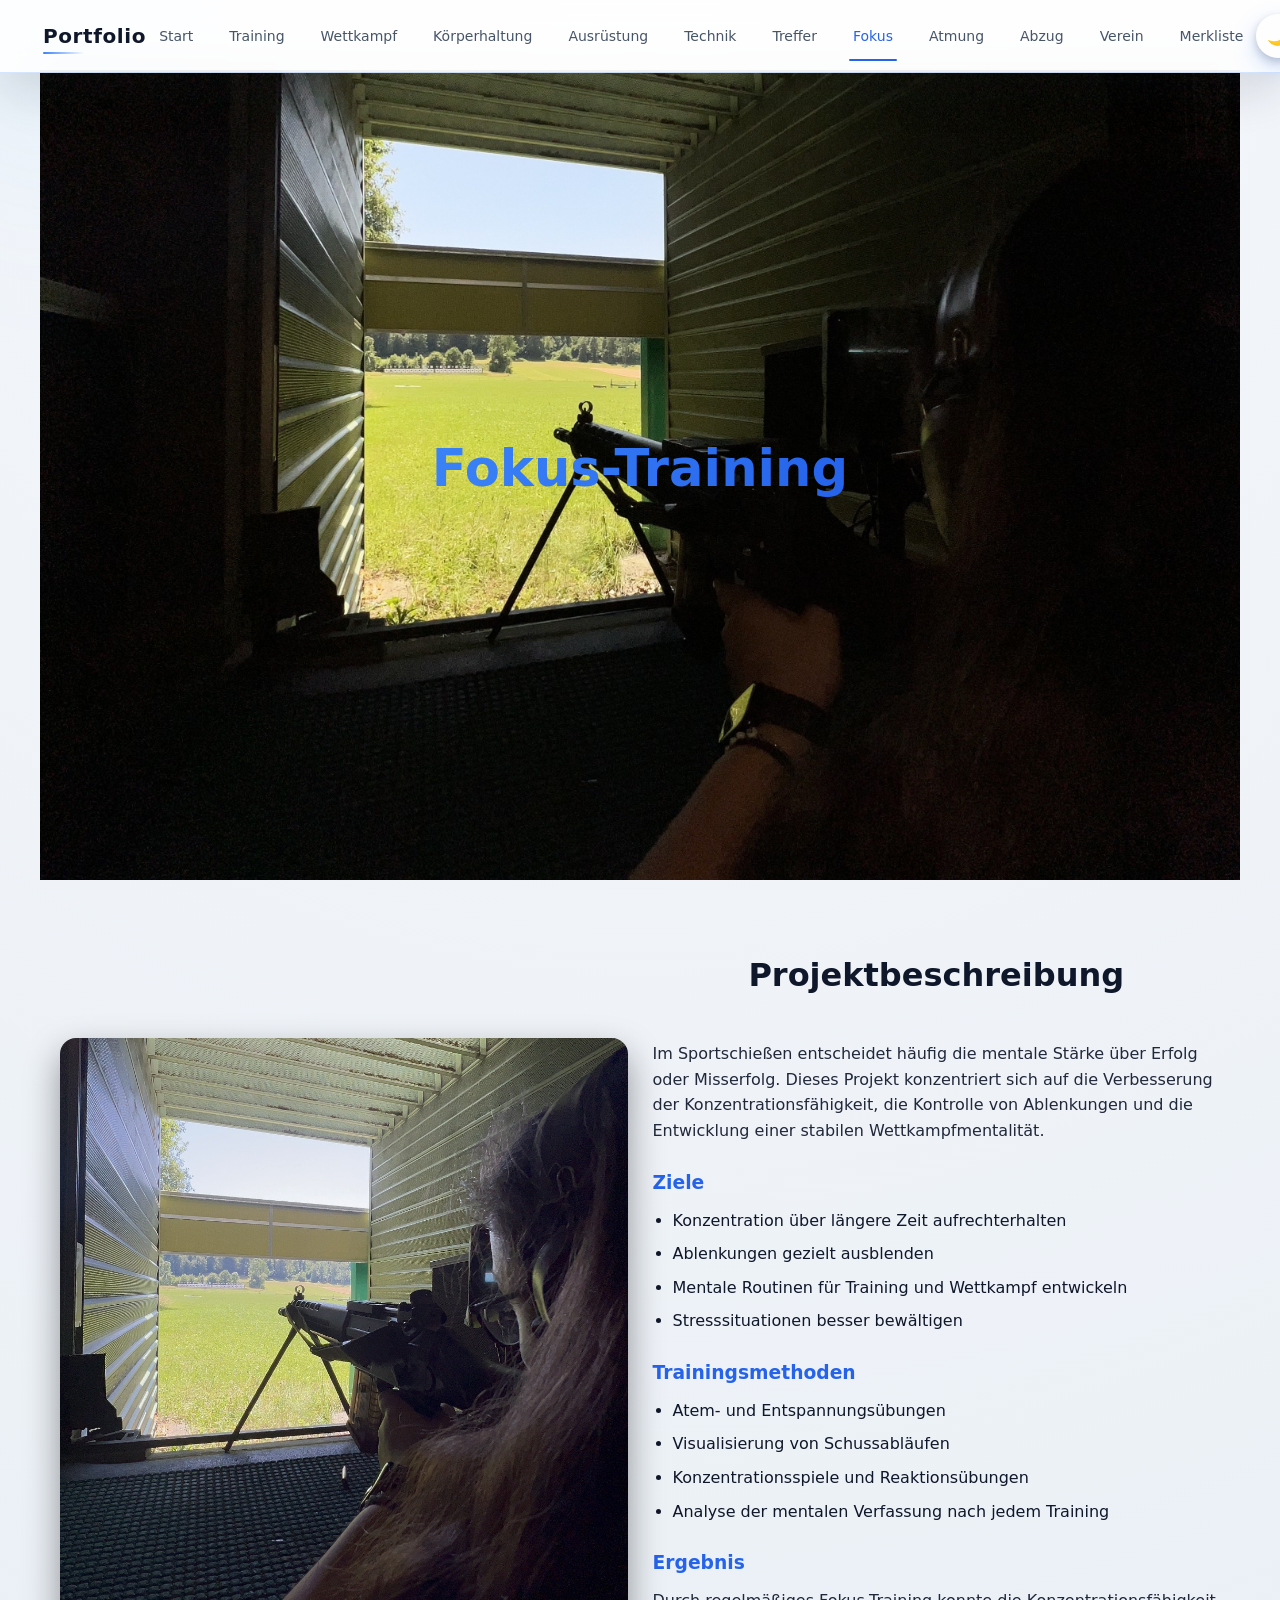
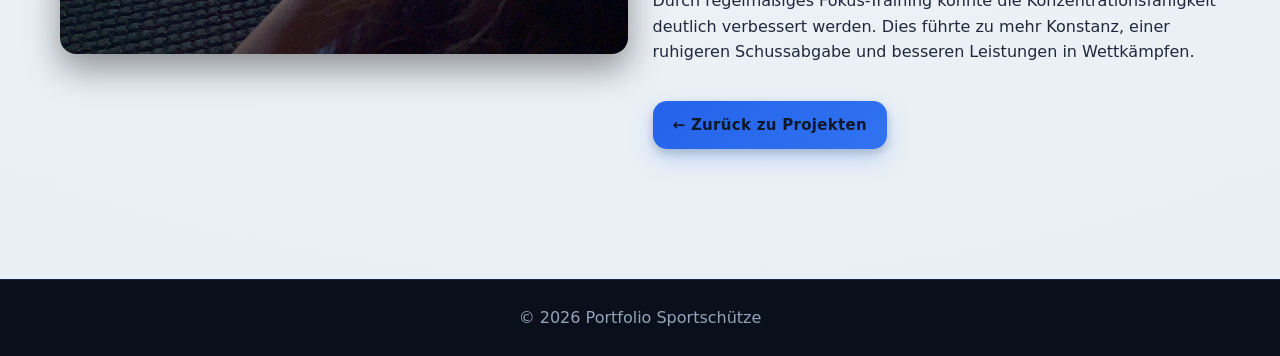
<file: fokus-training.html>
<!DOCTYPE html>
<html lang="de">

<head>
  <meta charset="UTF-8">
  <meta name="viewport" content="width=device-width, initial-scale=1.0">
  <title>Fokus-Training – Projekt</title>
  <link rel="icon" href="icons/icon.ico">
  <link rel="manifest" href="manifest.json">
  <meta name="theme-color" content="#3b82f6">
  <link rel="stylesheet" href="./styles/fokus-training.css">
  <link rel="stylesheet" href="./styles/style1.css">
  <script src="./scripts/script.js" defer></script>
</head>

<body>

  <header>
    <nav>
      <div><strong>Portfolio</strong></div>
      <div class='nav-menu' id='primary-navigation'><a href="index.html">Start</a>
        <a href="training.html">Training</a>
        <a href="wettkampf-analyse.html">Wettkampf</a>
        <a href="koerperhaltung.html">Körperhaltung</a>
        <a href="ausruestung.html">Ausrüstung</a>
        <a href="schiesstechnik.html">Technik</a>
        <a href="treffen.html">Treffer</a>
        <a href="fokus-training.html" class="active">Fokus</a>
        <a href="atmung.html">Atmung</a>
        <a href="abzug_haltung.html">Abzug</a>
        <a href="verein.html">Verein</a>
        <a href="merkliste.html">Merkliste</a>
      </div>
      <div class='nav-actions'><button class="theme-toggle" type="button" aria-label="Theme wechseln">🌙</button>
        <button class='nav-toggle' type='button' aria-controls='primary-navigation' aria-expanded='false'
          aria-label='Navigation ein- oder ausklappen'>
          <span></span>
          <span></span>
          <span></span>
        </button>
      </div>
    </nav>
  </header>

  <main>

    <section class="hero">
      <div>
        <h1>Fokus-Training</h1>
      </div>
    </section>

    <section>
      <div class="grid two">

        <div>
          <img src="bilder/traning3.jpg" alt="Fokus Training">
        </div>

        <div>
          <h2>Projektbeschreibung</h2>
          <p>
            Im Sportschießen entscheidet häufig die mentale Stärke über Erfolg oder Misserfolg.
            Dieses Projekt konzentriert sich auf die Verbesserung der Konzentrationsfähigkeit,
            die Kontrolle von Ablenkungen und die Entwicklung einer stabilen Wettkampfmentalität.
          </p>

          <h3>Ziele</h3>
          <ul>
            <li>Konzentration über längere Zeit aufrechterhalten</li>
            <li>Ablenkungen gezielt ausblenden</li>
            <li>Mentale Routinen für Training und Wettkampf entwickeln</li>
            <li>Stresssituationen besser bewältigen</li>
          </ul>

          <h3>Trainingsmethoden</h3>
          <ul>
            <li>Atem- und Entspannungsübungen</li>
            <li>Visualisierung von Schussabläufen</li>
            <li>Konzentrationsspiele und Reaktionsübungen</li>
            <li>Analyse der mentalen Verfassung nach jedem Training</li>
          </ul>

          <h3>Ergebnis</h3>
          <p>
            Durch regelmäßiges Fokus-Training konnte die Konzentrationsfähigkeit deutlich
            verbessert werden. Dies führte zu mehr Konstanz, einer ruhigeren Schussabgabe
            und besseren Leistungen in Wettkämpfen.
          </p>

          <a class="btn" href="./index.html#projects">← Zurück zu Projekten</a>
        </div>

      </div>
    </section>

  </main>

  <footer>
    © 2026 Portfolio Sportschütze
  </footer>

</body>

</html>
</file>
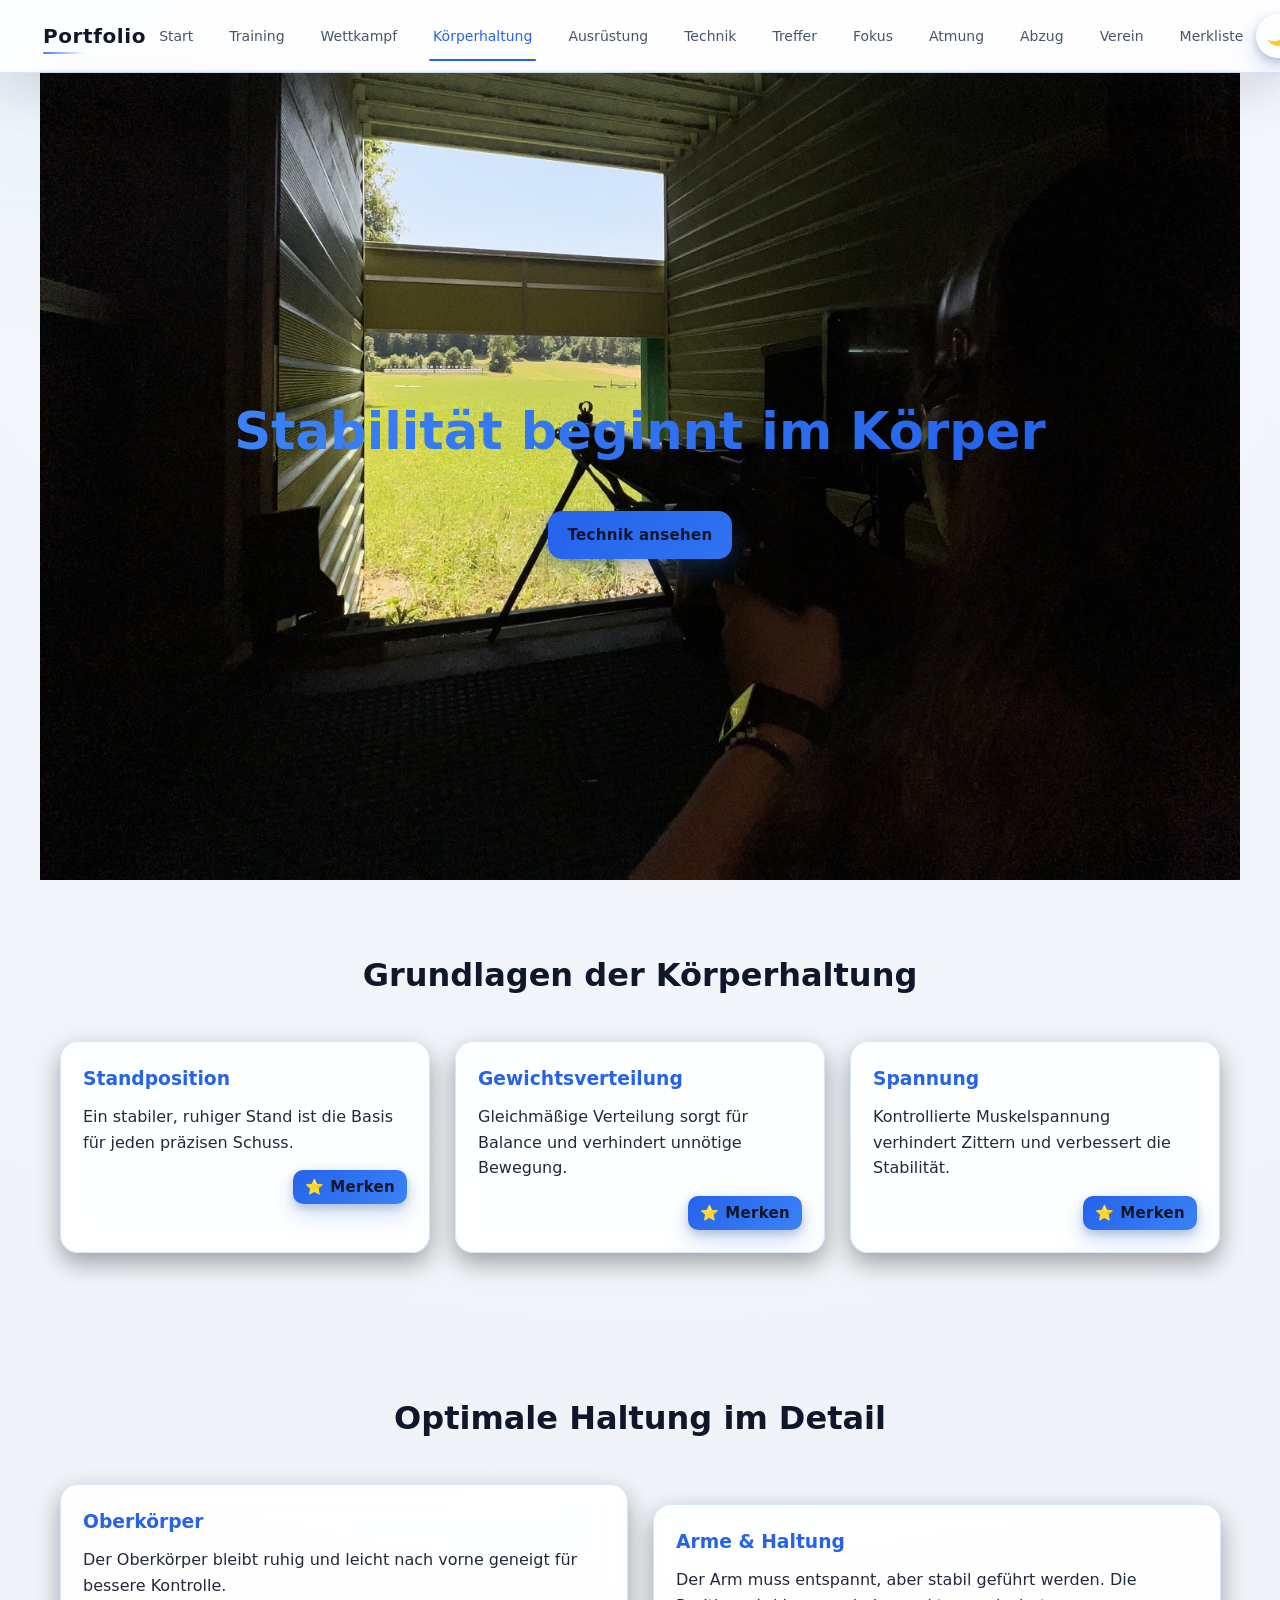
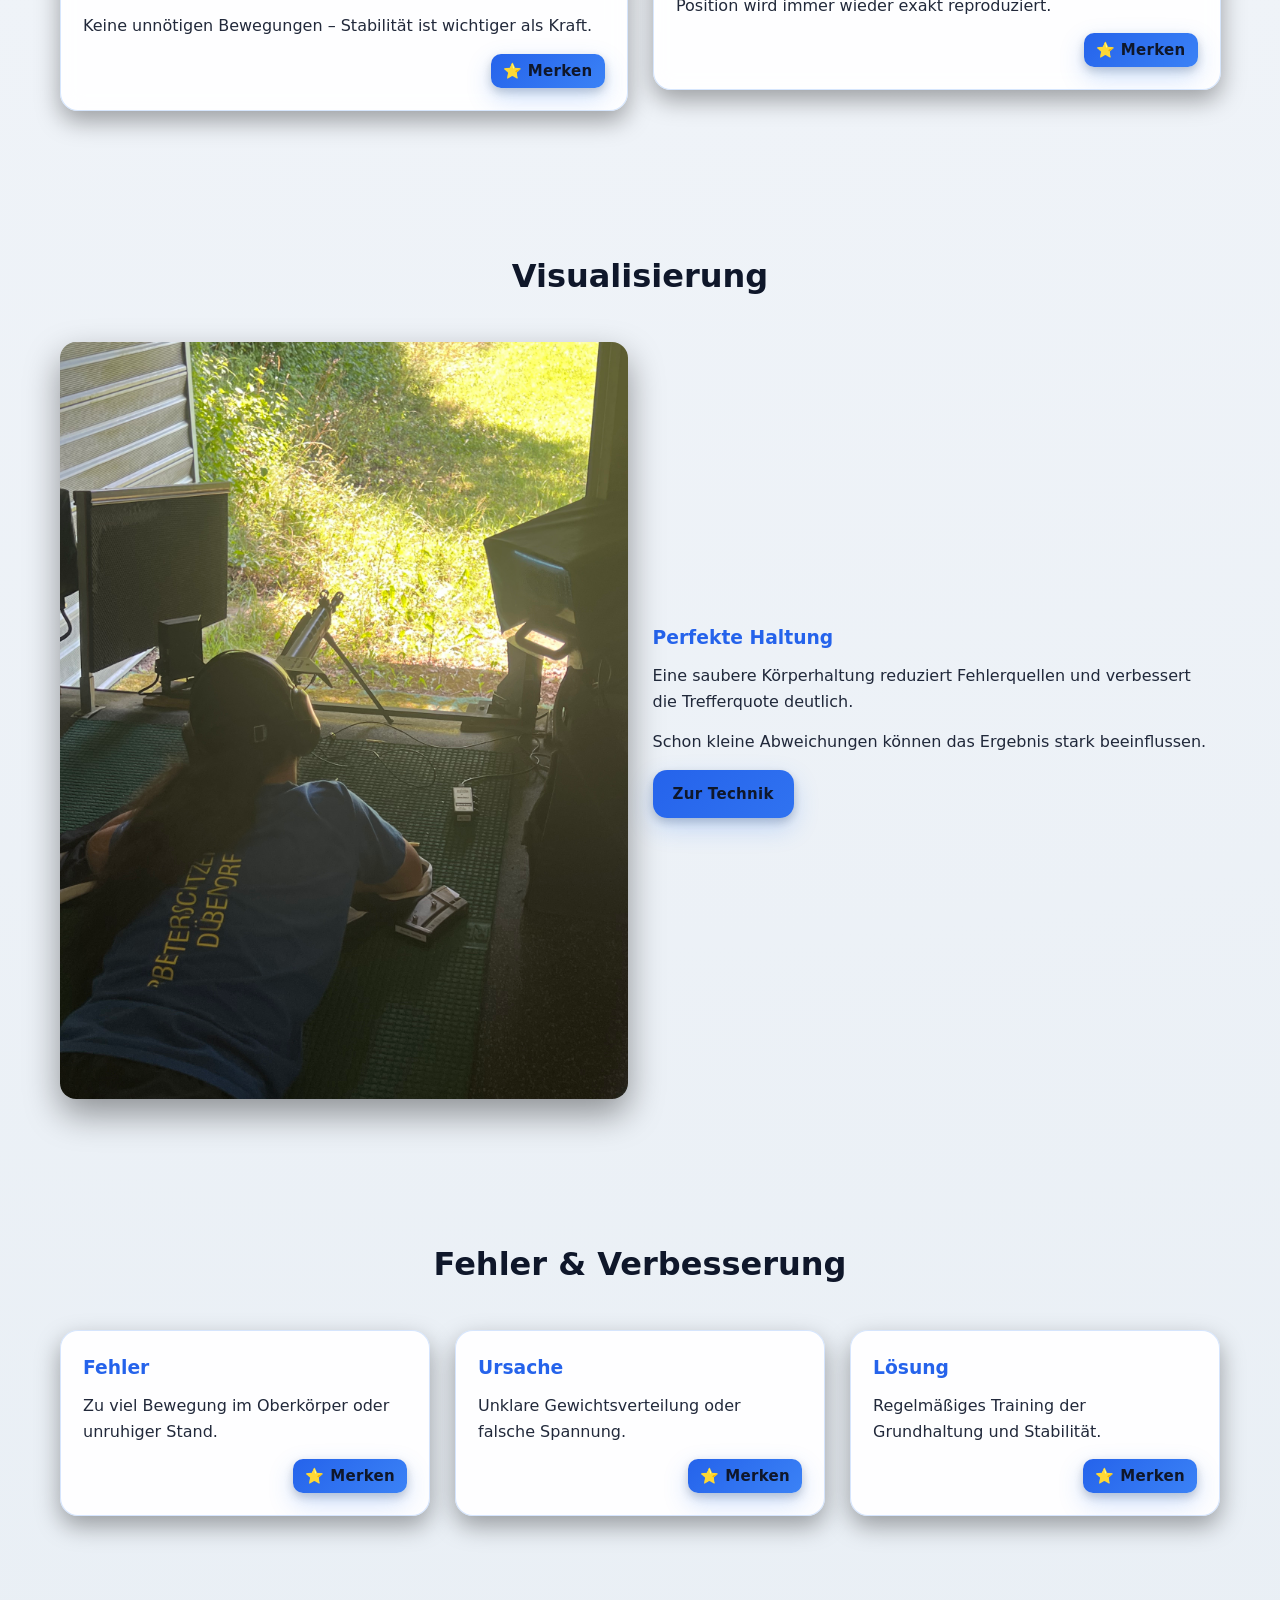
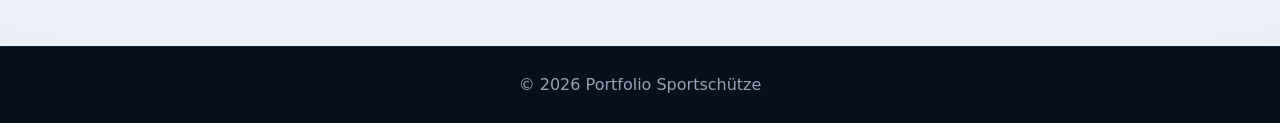
<file: koerperhaltung.html>
<!DOCTYPE html>
<html lang="de">

<head>
    <meta charset="UTF-8">
    <meta name="viewport" content="width=device-width, initial-scale=1.0">
    <title>Körperhaltung – Sportschießen</title>
    <link rel="icon" href="icons/icon.ico">
    <link rel="manifest" href="manifest.json">
    <meta name="theme-color" content="#3b82f6">
    <link rel="stylesheet" href="styles/koerperhaltung.css">
    <link rel="stylesheet" href="./styles/style1.css">
    <script src="./scripts/script.js" defer></script>
</head>

<body>

    <!-- ================= NAVBAR ================= -->
    <header>
        <nav>
            <div><strong>Portfolio</strong></div>

            <div class='nav-menu' id='primary-navigation'><a href="index.html">Start</a>
                <a href="training.html">Training</a>
                <a href="wettkampf-analyse.html">Wettkampf</a>
                <a href="koerperhaltung.html" class="active">Körperhaltung</a>
                <a href="ausruestung.html">Ausrüstung</a>
                <a href="schiesstechnik.html">Technik</a>
                <a href="treffen.html">Treffer</a>
                <a href="fokus-training.html">Fokus</a>
                <a href="atmung.html">Atmung</a>
                <a href="abzug_haltung.html">Abzug</a>
                <a href="verein.html">Verein</a>
                <a href="merkliste.html">Merkliste</a>
            </div>
            <div class='nav-actions'><button class="theme-toggle" type="button" aria-label="Theme wechseln">🌙</button>
                <button class='nav-toggle' type='button' aria-controls='primary-navigation' aria-expanded='false'
                    aria-label='Navigation ein- oder ausklappen'>
                    <span></span>
                    <span></span>
                    <span></span>
                </button>
            </div>
        </nav>
    </header>

    <!-- ================= HERO ================= -->
    <section class="hero">
        <div>
            <h1>Stabilität beginnt im Körper</h1>
            <br>
            <a href="#technik" class="btn">Technik ansehen</a>
        </div>
    </section>

    <!-- ================= HAUPTINFO ================= -->
    <section id="technik">
        <h2>Grundlagen der Körperhaltung</h2>

        <div class="grid cards">

            <div class="card">
                <h3>Standposition</h3>
                <p>
                    Ein stabiler, ruhiger Stand ist die Basis für jeden präzisen Schuss.
                </p>
            </div>

            <div class="card">
                <h3>Gewichtsverteilung</h3>
                <p>
                    Gleichmäßige Verteilung sorgt für Balance und verhindert unnötige Bewegung.
                </p>
            </div>

            <div class="card">
                <h3>Spannung</h3>
                <p>
                    Kontrollierte Muskelspannung verhindert Zittern und verbessert die Stabilität.
                </p>
            </div>

        </div>
    </section>

    <!-- ================= DETAIL SECTION ================= -->
    <section>
        <h2>Optimale Haltung im Detail</h2>

        <div class="grid two">

            <div class="card">
                <h3>Oberkörper</h3>
                <p>
                    Der Oberkörper bleibt ruhig und leicht nach vorne geneigt für bessere Kontrolle.
                </p>

                <p>
                    Keine unnötigen Bewegungen – Stabilität ist wichtiger als Kraft.
                </p>
            </div>

            <div class="card">
                <h3>Arme & Haltung</h3>
                <p>
                    Der Arm muss entspannt, aber stabil geführt werden.
                    Die Position wird immer wieder exakt reproduziert.
                </p>
            </div>

        </div>
    </section>

    <!-- ================= IMAGE SECTION ================= -->
    <section>
        <h2>Visualisierung</h2>

        <div class="grid two">

            <img src="bilder/Körperhaltung.jpeg" alt="Körperhaltung Sportschießen">

            <div>
                <h3>Perfekte Haltung</h3>
                <p>
                    Eine saubere Körperhaltung reduziert Fehlerquellen und verbessert die Trefferquote deutlich.
                </p>

                <p>
                    Schon kleine Abweichungen können das Ergebnis stark beeinflussen.
                </p>

                <a href="#technik" class="btn">Zur Technik</a>
            </div>

        </div>
    </section>

    <!-- ================= ANALYSE ================= -->
    <section>
        <h2>Fehler & Verbesserung</h2>

        <div class="grid cards">

            <div class="card">
                <h3>Fehler</h3>
                <p>Zu viel Bewegung im Oberkörper oder unruhiger Stand.</p>
            </div>

            <div class="card">
                <h3>Ursache</h3>
                <p>Unklare Gewichtsverteilung oder falsche Spannung.</p>
            </div>

            <div class="card">
                <h3>Lösung</h3>
                <p>Regelmäßiges Training der Grundhaltung und Stabilität.</p>
            </div>

        </div>
    </section>

    <!-- ================= FOOTER ================= -->
    <footer>
        © 2026 Portfolio Sportschütze
    </footer>

</body>

</html>
</file>
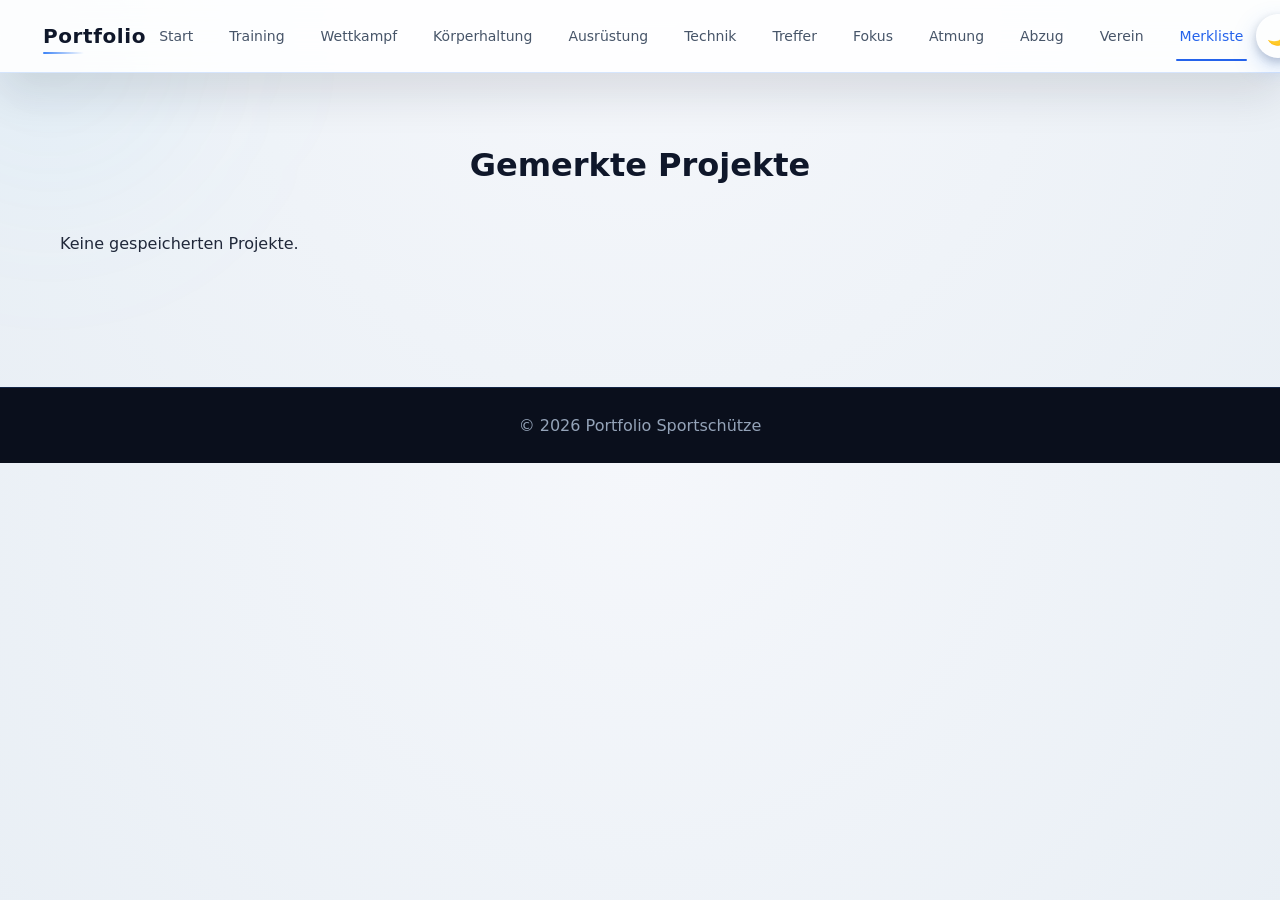
<file: merkliste.html>
<!DOCTYPE html>
<html lang="de">

<head>
    <meta charset="UTF-8">
    <meta name="viewport" content="width=device-width, initial-scale=1.0">
    <title>Merkliste</title>
    <link rel="icon" href="icons/icon.ico">
    <link rel="manifest" href="manifest.json">
    <meta name="theme-color" content="#3b82f6">
    <link rel="stylesheet" href="./styles/style1.css">
    <script src="./scripts/script.js" defer></script>
</head>

<body>

    <header>
        <nav>
            <div><strong>Portfolio</strong></div>
            <div class='nav-menu' id='primary-navigation'><a href="index.html">Start</a>
                <a href="training.html">Training</a>
                <a href="wettkampf-analyse.html">Wettkampf</a>
                <a href="koerperhaltung.html">Körperhaltung</a>
                <a href="ausruestung.html">Ausrüstung</a>
                <a href="schiesstechnik.html">Technik</a>
                <a href="treffen.html">Treffer</a>
                <a href="fokus-training.html">Fokus</a>
                <a href="atmung.html">Atmung</a>
                <a href="abzug_haltung.html">Abzug</a>
                <a href="verein.html">Verein</a>
                <a href="merkliste.html" class="active">Merkliste</a>
            </div>
            <div class='nav-actions'>
                <button class='theme-toggle' type='button' aria-label='Theme wechseln'>🌙</button>
                <button class='nav-toggle' type='button' aria-controls='primary-navigation' aria-expanded='false'
                    aria-label='Navigation ein- oder ausklappen'>
                    <span></span>
                    <span></span>
                    <span></span>
                </button>
            </div>
        </nav>
    </header>

    <main>
        <section>
            <h2>Gemerkte Projekte</h2>
            <div id="savedContainer"></div>
        </section>
    </main>

    <footer>
        © 2026 Portfolio Sportschütze
    </footer>

    <script>
        document.addEventListener('DOMContentLoaded', function () {
            const container = document.getElementById('savedContainer');
            if (window.loadSavedList) {
                loadSavedList(container);
            }
        });
    </script>

</body>
</file>
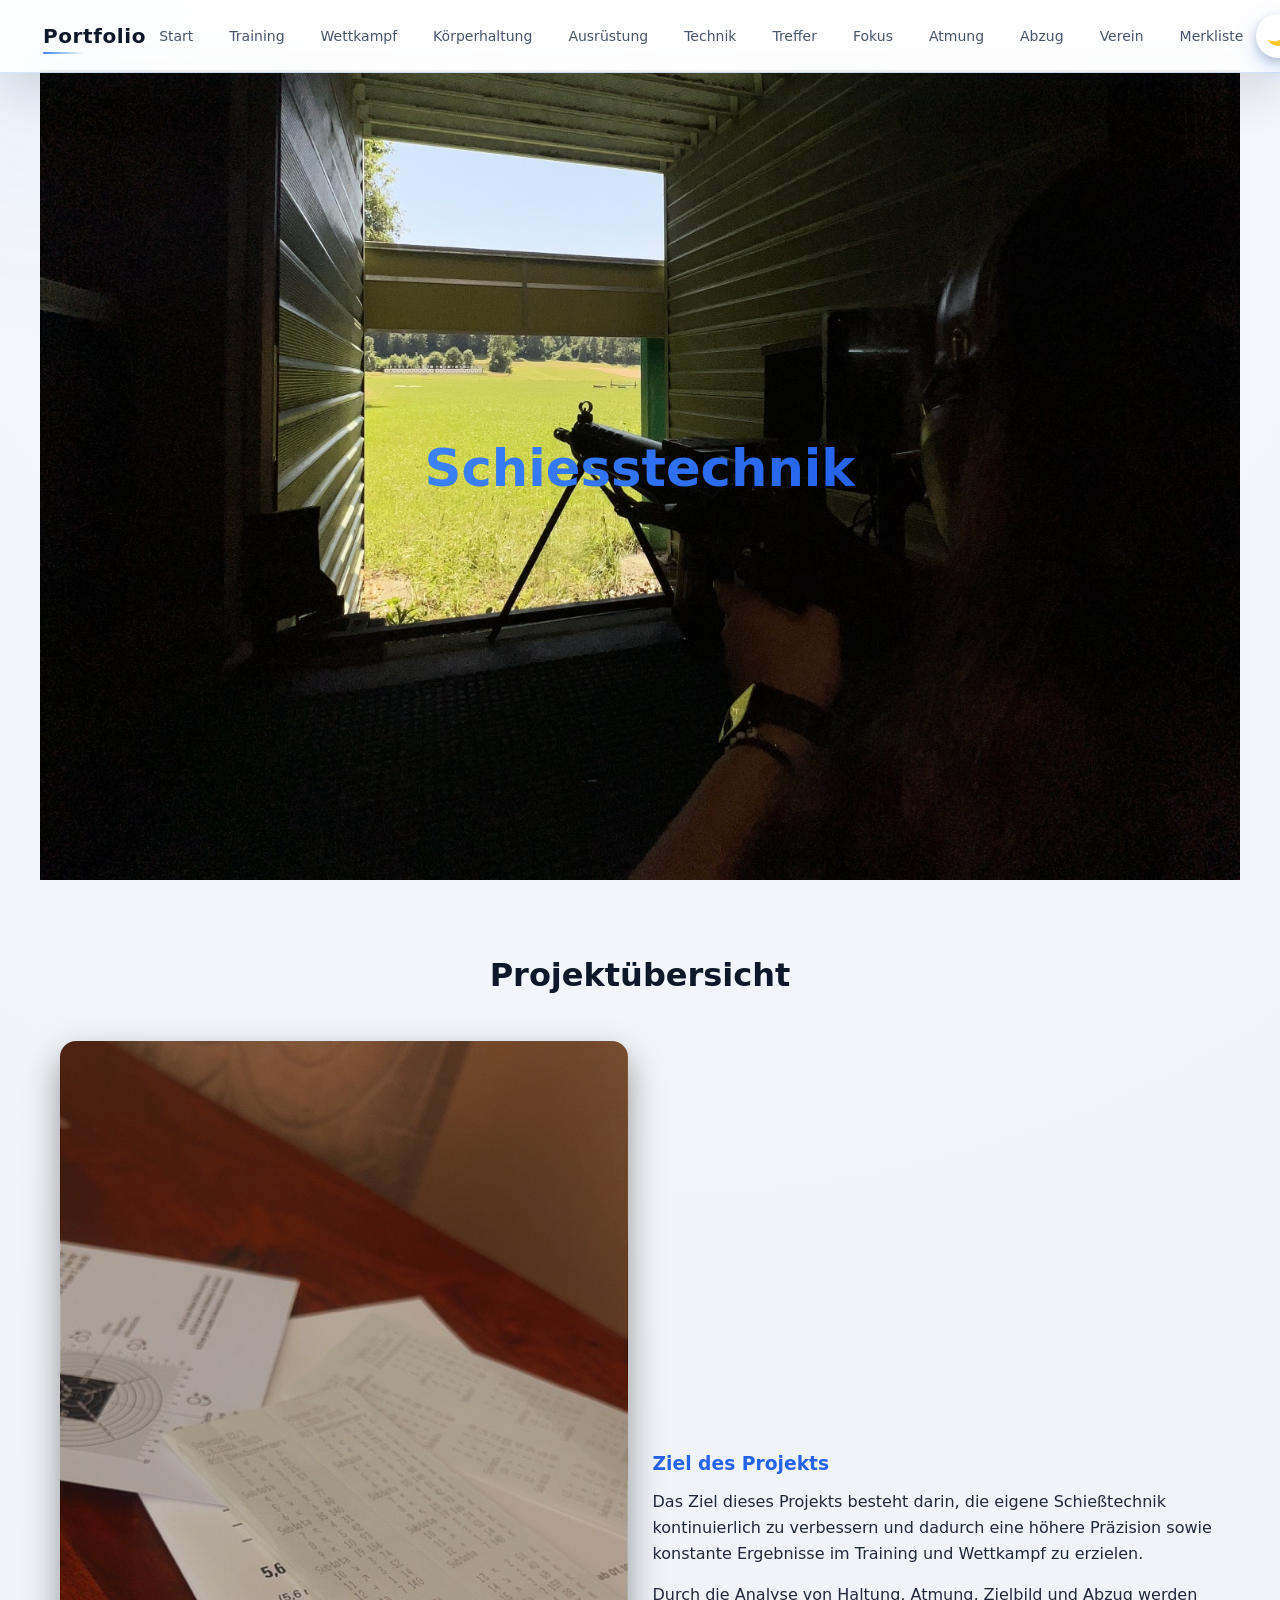
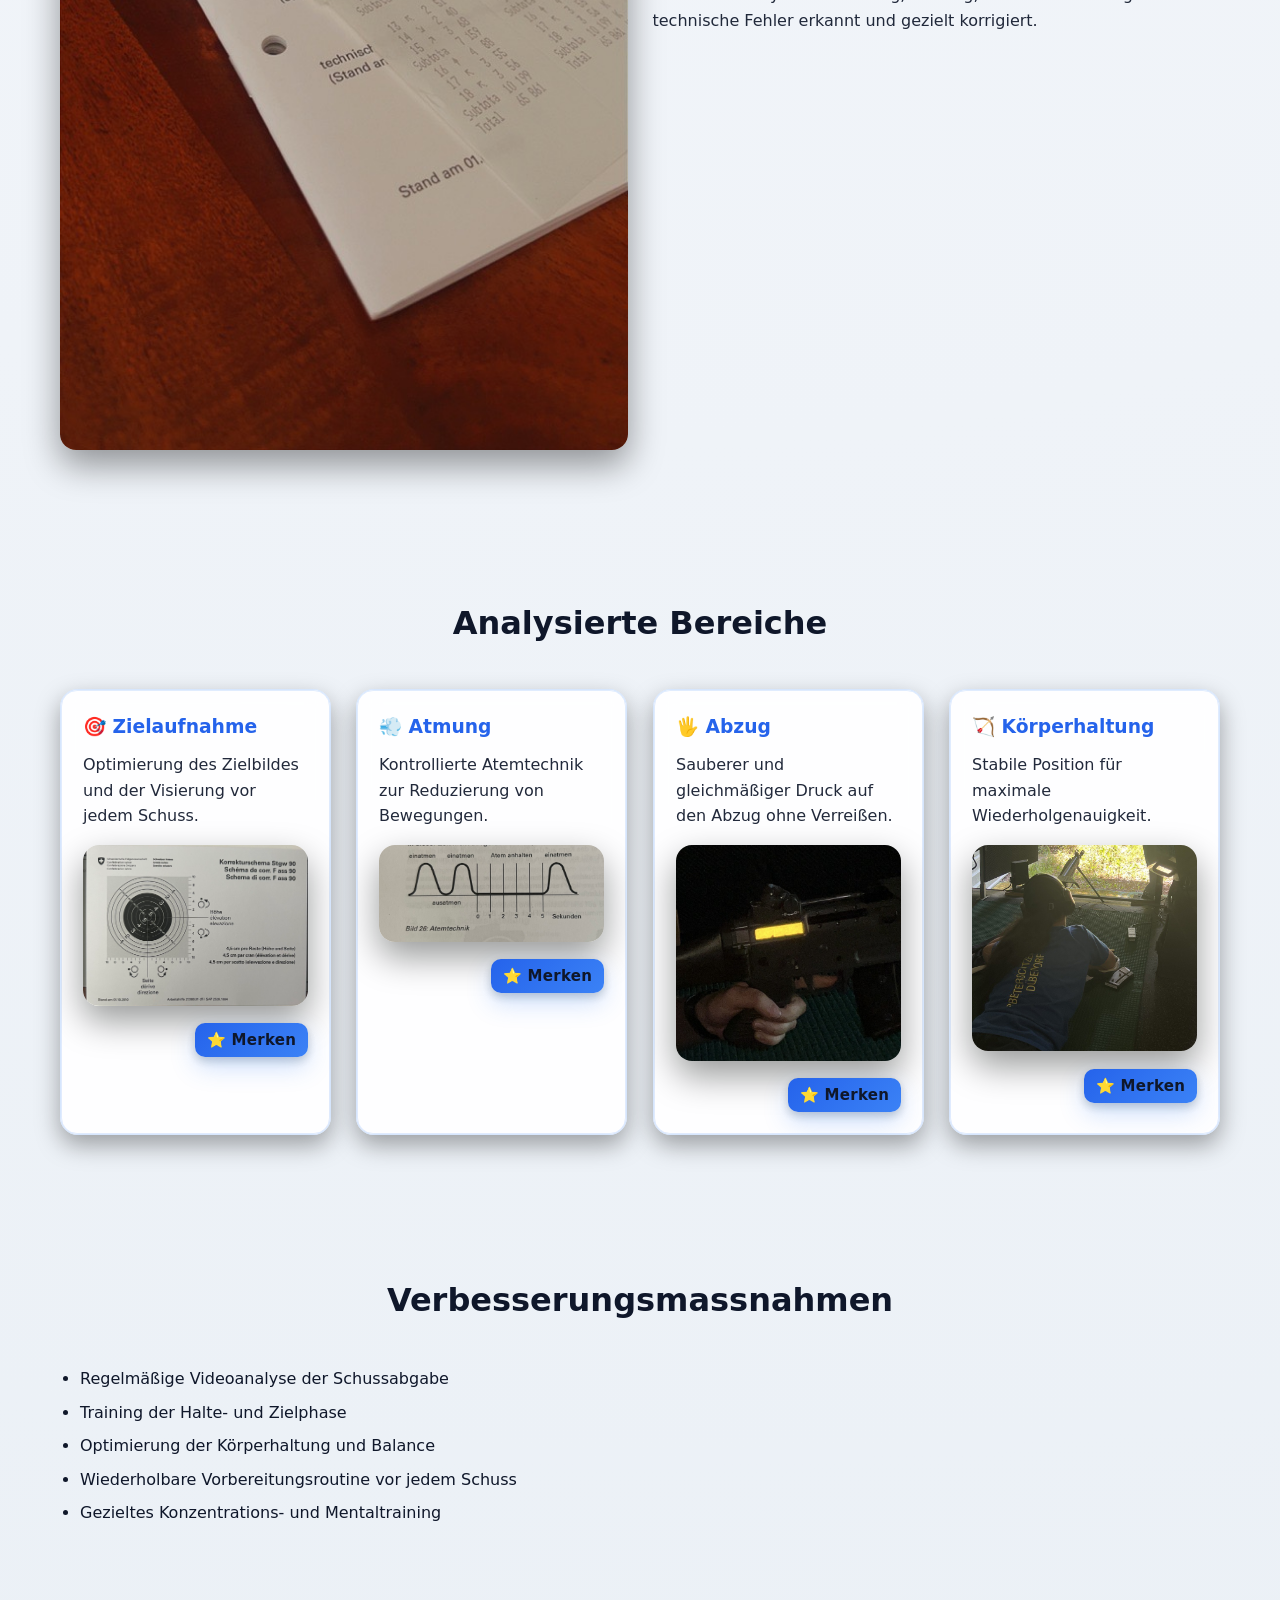
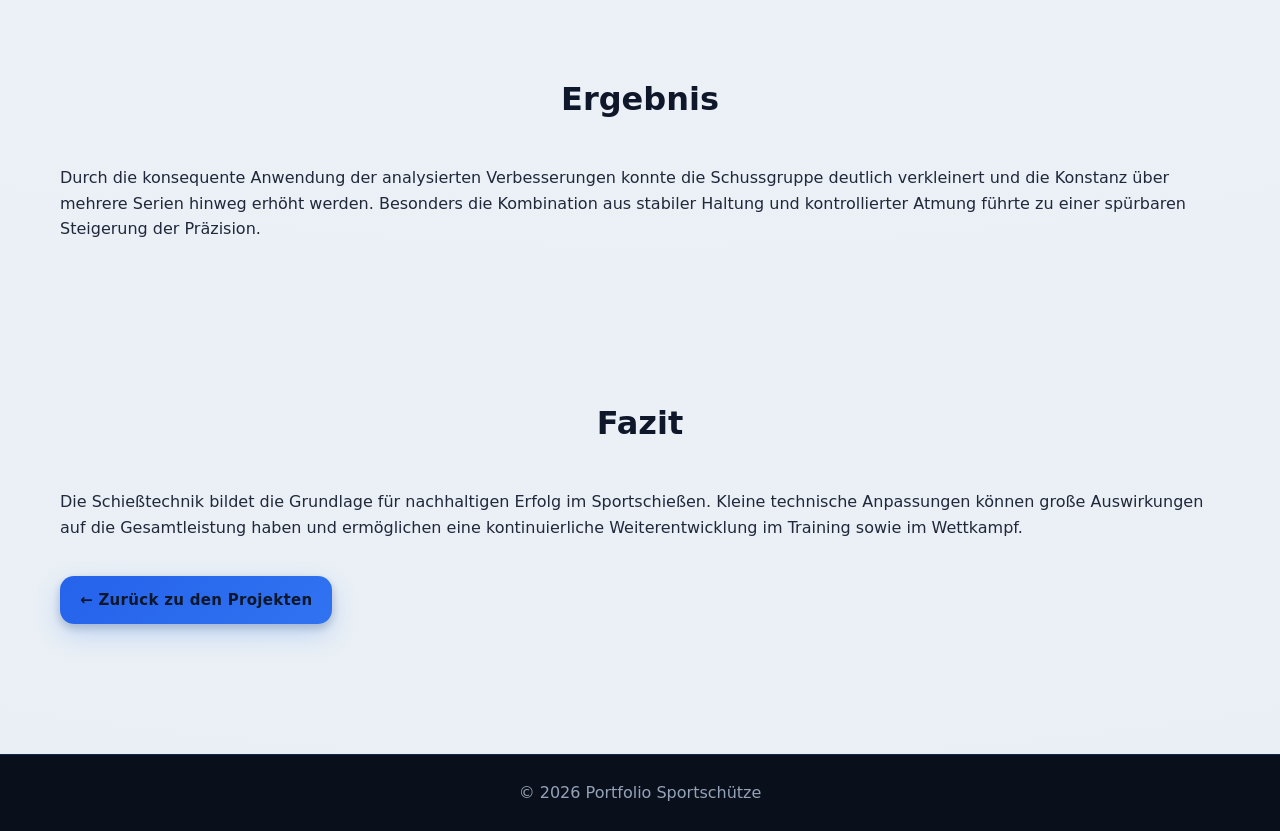
<file: Schiesstechnik.html>
<!DOCTYPE html>
<html lang="de">

<head>
    <meta charset="UTF-8">
    <meta name="viewport" content="width=device-width, initial-scale=1.0">
    <title>Schießtechnik – Projekt</title>
    <link rel="icon" href="icons/icon.ico">
    <link rel="manifest" href="manifest.json">
    <meta name="theme-color" content="#3b82f6">
    <link rel="stylesheet" href="./styles/Schiesstechnik.css">
    <link rel="stylesheet" href="./styles/style1.css">
    <script src="./scripts/script.js" defer></script>
</head>

<body>

    <header>
        <nav>
            <div><strong>Portfolio</strong></div>
            <div class='nav-menu' id='primary-navigation'><a href="index.html">Start</a>
                <a href="training.html">Training</a>
                <a href="wettkampf-analyse.html">Wettkampf</a>
                <a href="koerperhaltung.html">Körperhaltung</a>
                <a href="ausruestung.html">Ausrüstung</a>
                <a href="schiesstechnik.html" class="active">Technik</a>
                <a href="treffen.html">Treffer</a>
                <a href="fokus-training.html">Fokus</a>
                <a href="atmung.html">Atmung</a>
                <a href="abzug_haltung.html">Abzug</a>
                <a href="verein.html">Verein</a>
                <a href="merkliste.html">Merkliste</a>
            </div>
            <div class='nav-actions'><button class="theme-toggle" type="button" aria-label="Theme wechseln">🌙</button>
                <button class='nav-toggle' type='button' aria-controls='primary-navigation' aria-expanded='false'
                    aria-label='Navigation ein- oder ausklappen'>
                    <span></span>
                    <span></span>
                    <span></span>
                </button>
            </div>
        </nav>
    </header>

    <main>

        <section class="hero">
            <div>
                <h1>Schiesstechnik</h1>
            </div>
        </section>

        <section>

            <h2>Projektübersicht</h2>

            <div class="grid two">

                <div>
                    <img src="bilder/Image (4).jpg" alt="Schießtechnik">
                </div>

                <div>

                    <h3>Ziel des Projekts</h3>

                    <p>
                        Das Ziel dieses Projekts besteht darin, die eigene Schießtechnik
                        kontinuierlich zu verbessern und dadurch eine höhere Präzision
                        sowie konstante Ergebnisse im Training und Wettkampf zu erzielen.
                    </p>

                    <p>
                        Durch die Analyse von Haltung, Atmung, Zielbild und Abzug werden
                        technische Fehler erkannt und gezielt korrigiert.
                    </p>

                </div>

            </div>

        </section>

        <section>

            <h2>Analysierte Bereiche</h2>

            <div class="grid cards">

                <div class="card">
                    <h3>🎯 Zielaufnahme</h3>
                    <p>Optimierung des Zielbildes und der Visierung vor jedem Schuss.</p>
                    <img src="bilder/Image (2).jpg" alt="Zielaufnahme">
                </div>

                <div class="card">
                    <h3>💨 Atmung</h3>
                    <p>Kontrollierte Atemtechnik zur Reduzierung von Bewegungen.</p>
                    <img src="bilder/atmen.jpeg" alt="Atmung">
                </div>

                <div class="card">
                    <h3>🖐️ Abzug</h3>
                    <p>Sauberer und gleichmäßiger Druck auf den Abzug ohne Verreißen.</p>
                    <img src="bilder/IMG_5966.jpg" alt="Abzug">
                </div>

                <div class="card">
                    <h3>🏹 Körperhaltung</h3>
                    <p>Stabile Position für maximale Wiederholgenauigkeit.</p>
                    <img src="bilder/Image1.jpg" alt="Körperhaltung">
                </div>

            </div>

        </section>

        <section>

            <h2>Verbesserungsmassnahmen</h2>

            <ul>
                <li>Regelmäßige Videoanalyse der Schussabgabe</li>
                <li>Training der Halte- und Zielphase</li>
                <li>Optimierung der Körperhaltung und Balance</li>
                <li>Wiederholbare Vorbereitungsroutine vor jedem Schuss</li>
                <li>Gezieltes Konzentrations- und Mentaltraining</li>
            </ul>

        </section>

        <section>

            <h2>Ergebnis</h2>

            <p>
                Durch die konsequente Anwendung der analysierten Verbesserungen konnte
                die Schussgruppe deutlich verkleinert und die Konstanz über mehrere
                Serien hinweg erhöht werden. Besonders die Kombination aus stabiler
                Haltung und kontrollierter Atmung führte zu einer spürbaren Steigerung
                der Präzision.
            </p>

        </section>

        <section>

            <h2>Fazit</h2>

            <p>
                Die Schießtechnik bildet die Grundlage für nachhaltigen Erfolg im
                Sportschießen. Kleine technische Anpassungen können große Auswirkungen
                auf die Gesamtleistung haben und ermöglichen eine kontinuierliche
                Weiterentwicklung im Training sowie im Wettkampf.
            </p>

            <a class="btn" href="./index.html#projects">
                ← Zurück zu den Projekten
            </a>

        </section>

    </main>

    <footer>
        © 2026 Portfolio Sportschütze
    </footer>

</body>

</html>
</file>
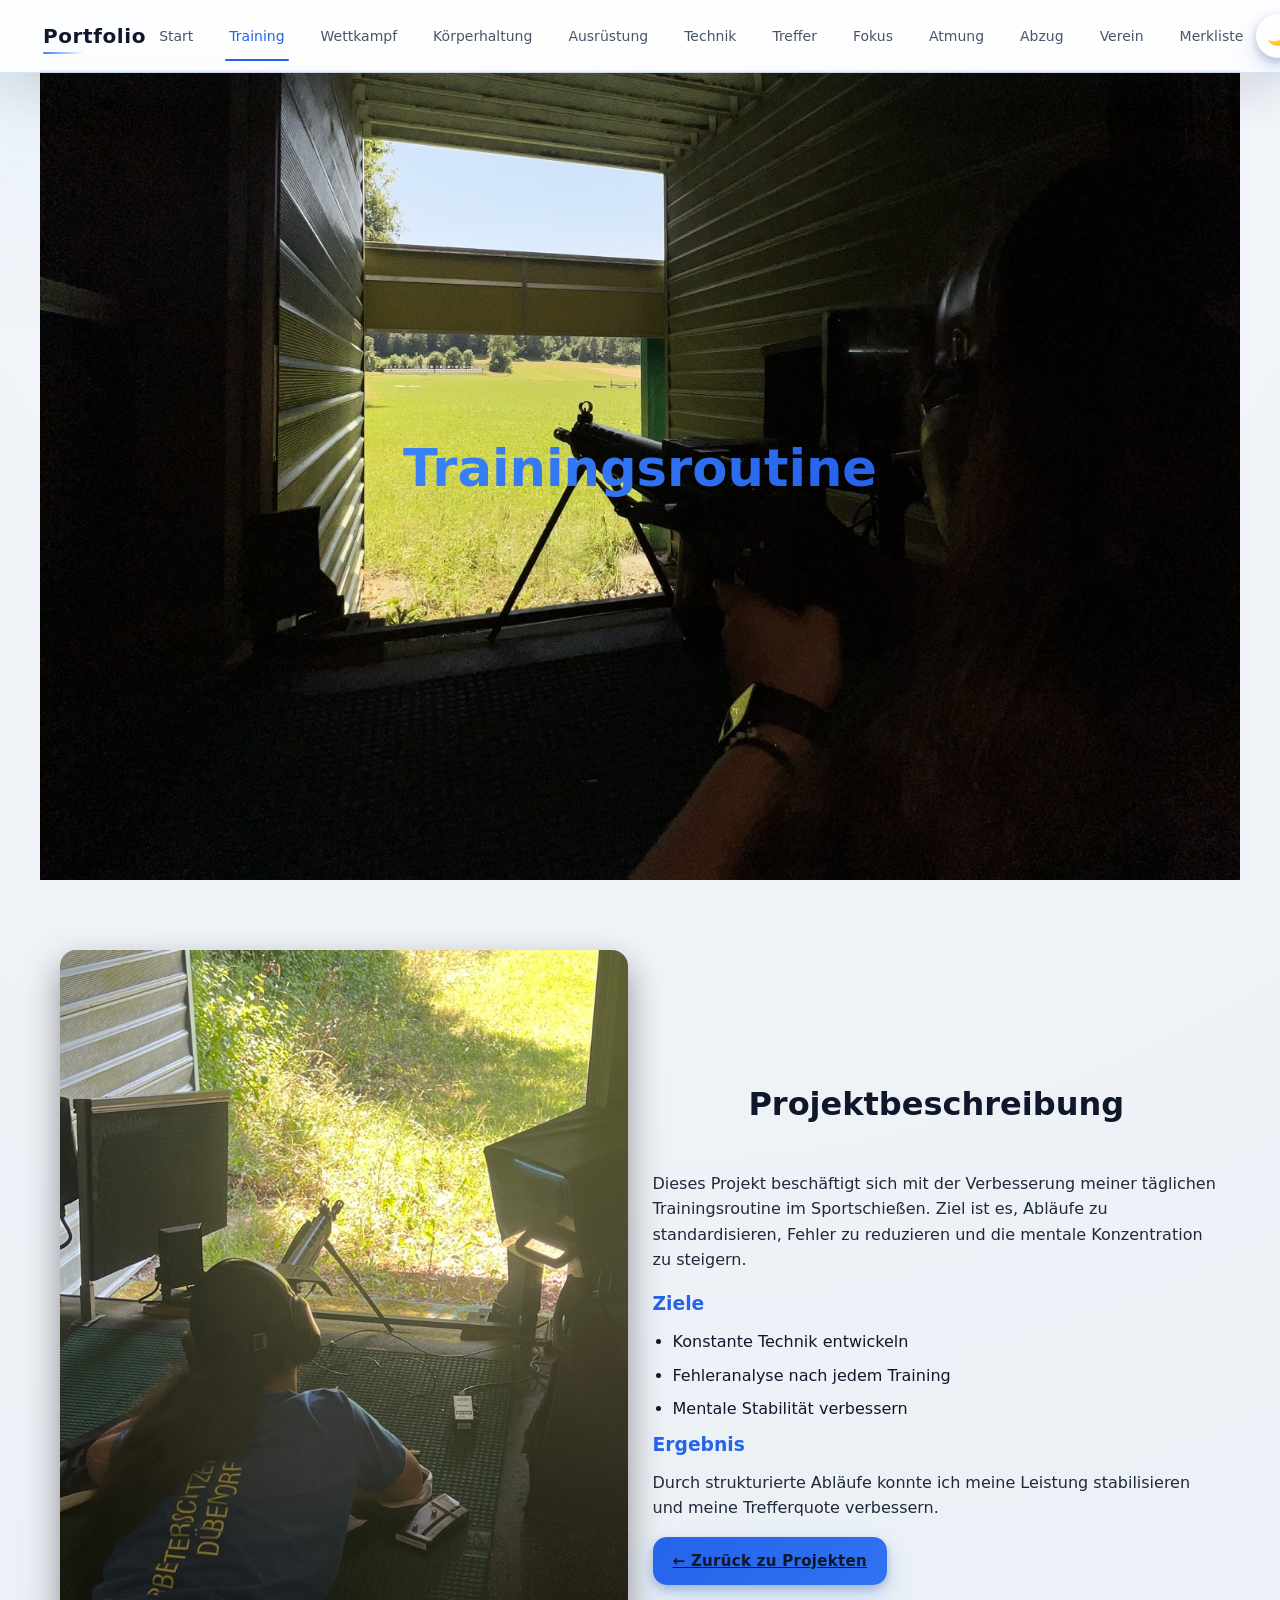
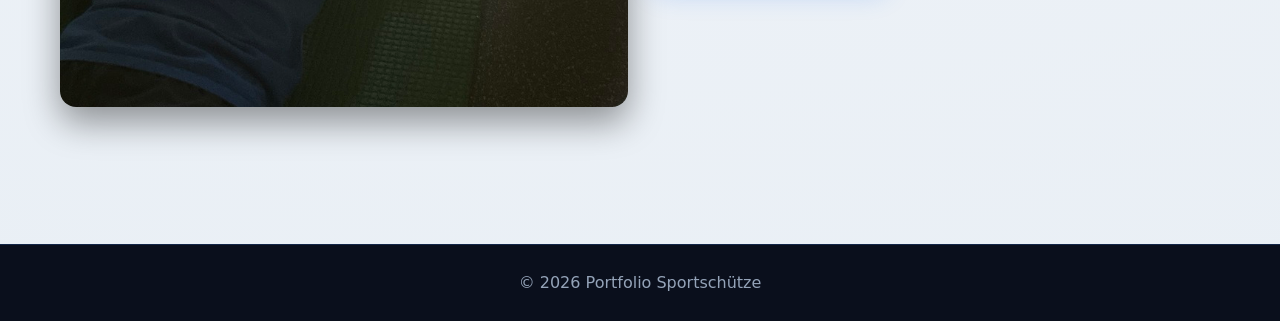
<file: training.html>
<!DOCTYPE html>
<html lang="de">

<head>
  <meta charset="UTF-8">
  <meta name="viewport" content="width=device-width, initial-scale=1.0">
  <title>Trainingsroutine – Projekt</title>
  <link rel="icon" href="icons/icon.ico">
  <link rel="manifest" href="manifest.json">
  <meta name="theme-color" content="#3b82f6">
  <link rel="stylesheet" href="./styles/Trainingsroutine.css">
  <link rel="stylesheet" href="./styles/style1.css">
  <script src="./scripts/script.js" defer></script>
</head>

<body>

  <header>
    <nav>
      <div><strong>Portfolio</strong></div>
      <div class='nav-menu' id='primary-navigation'><a href="index.html">Start</a>
        <a href="training.html" class="active">Training</a>
        <a href="wettkampf-analyse.html">Wettkampf</a>
        <a href="koerperhaltung.html">Körperhaltung</a>
        <a href="ausruestung.html">Ausrüstung</a>
        <a href="schiesstechnik.html">Technik</a>
        <a href="treffen.html">Treffer</a>
        <a href="fokus-training.html">Fokus</a>
        <a href="atmung.html">Atmung</a>
        <a href="abzug_haltung.html">Abzug</a>
        <a href="verein.html">Verein</a>
        <a href="merkliste.html">Merkliste</a>
      </div>
      <div class='nav-actions'><button class="theme-toggle" type="button" aria-label="Theme wechseln">🌙</button>
        <button class='nav-toggle' type='button' aria-controls='primary-navigation' aria-expanded='false'
          aria-label='Navigation ein- oder ausklappen'>
          <span></span>
          <span></span>
          <span></span>
        </button>
      </div>
    </nav>
  </header>

  <main>

    <section class="hero">
      <div>
        <h1>Trainingsroutine</h1>
      </div>
    </section>

    <section>
      <div class="grid two">

        <div>
          <img src="bilder/Image.jpg" alt="Training Bild">
        </div>

        <div>
          <h2>Projektbeschreibung</h2>
          <p>
            Dieses Projekt beschäftigt sich mit der Verbesserung meiner täglichen Trainingsroutine im Sportschießen.
            Ziel ist es, Abläufe zu standardisieren, Fehler zu reduzieren und die mentale Konzentration zu steigern.
          </p>

          <h3>Ziele</h3>
          <ul>
            <li>Konstante Technik entwickeln</li>
            <li>Fehleranalyse nach jedem Training</li>
            <li>Mentale Stabilität verbessern</li>
          </ul>

          <h3>Ergebnis</h3>
          <p>
            Durch strukturierte Abläufe konnte ich meine Leistung stabilisieren und meine Trefferquote verbessern.
          </p>

          <a class="btn" href="index.html#projects">← Zurück zu Projekten</a>
        </div>

      </div>
    </section>

  </main>

  <footer>
    © 2026 Portfolio Sportschütze
  </footer>

</body>

</html>
</file>
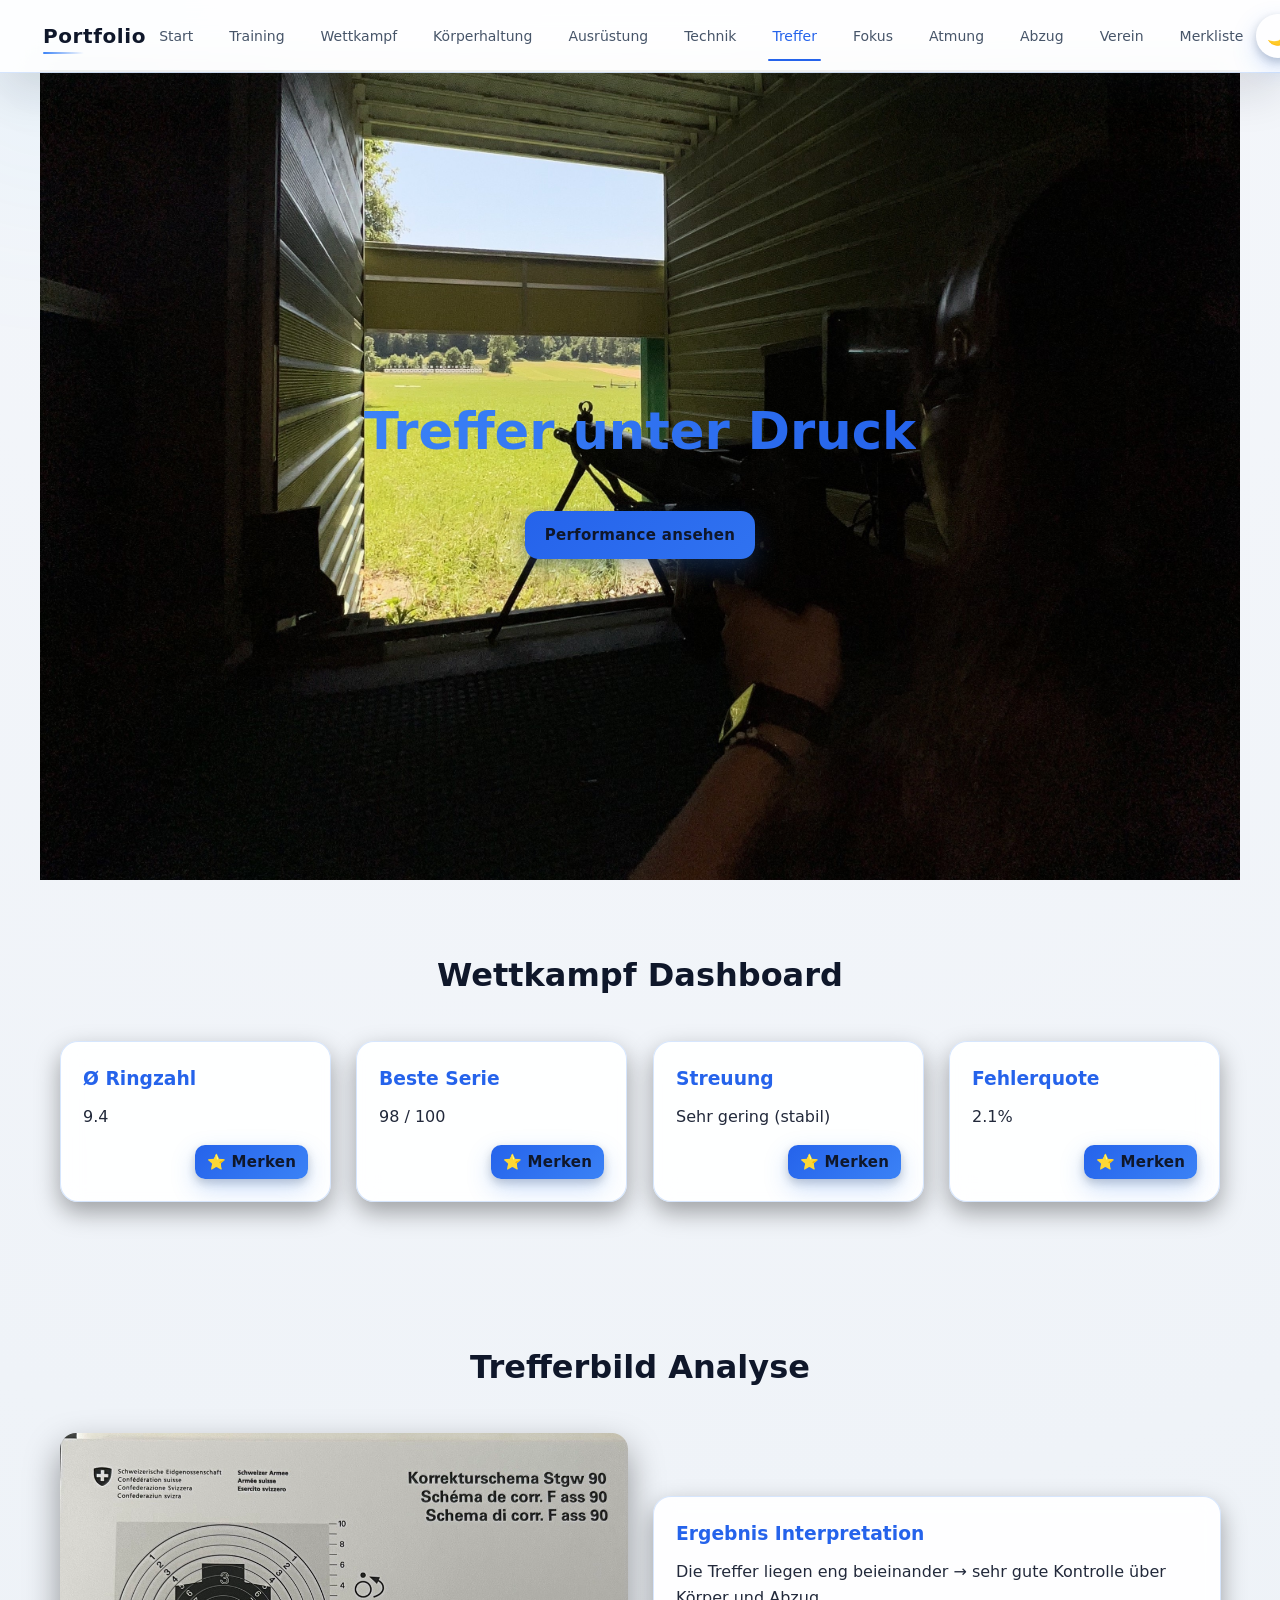
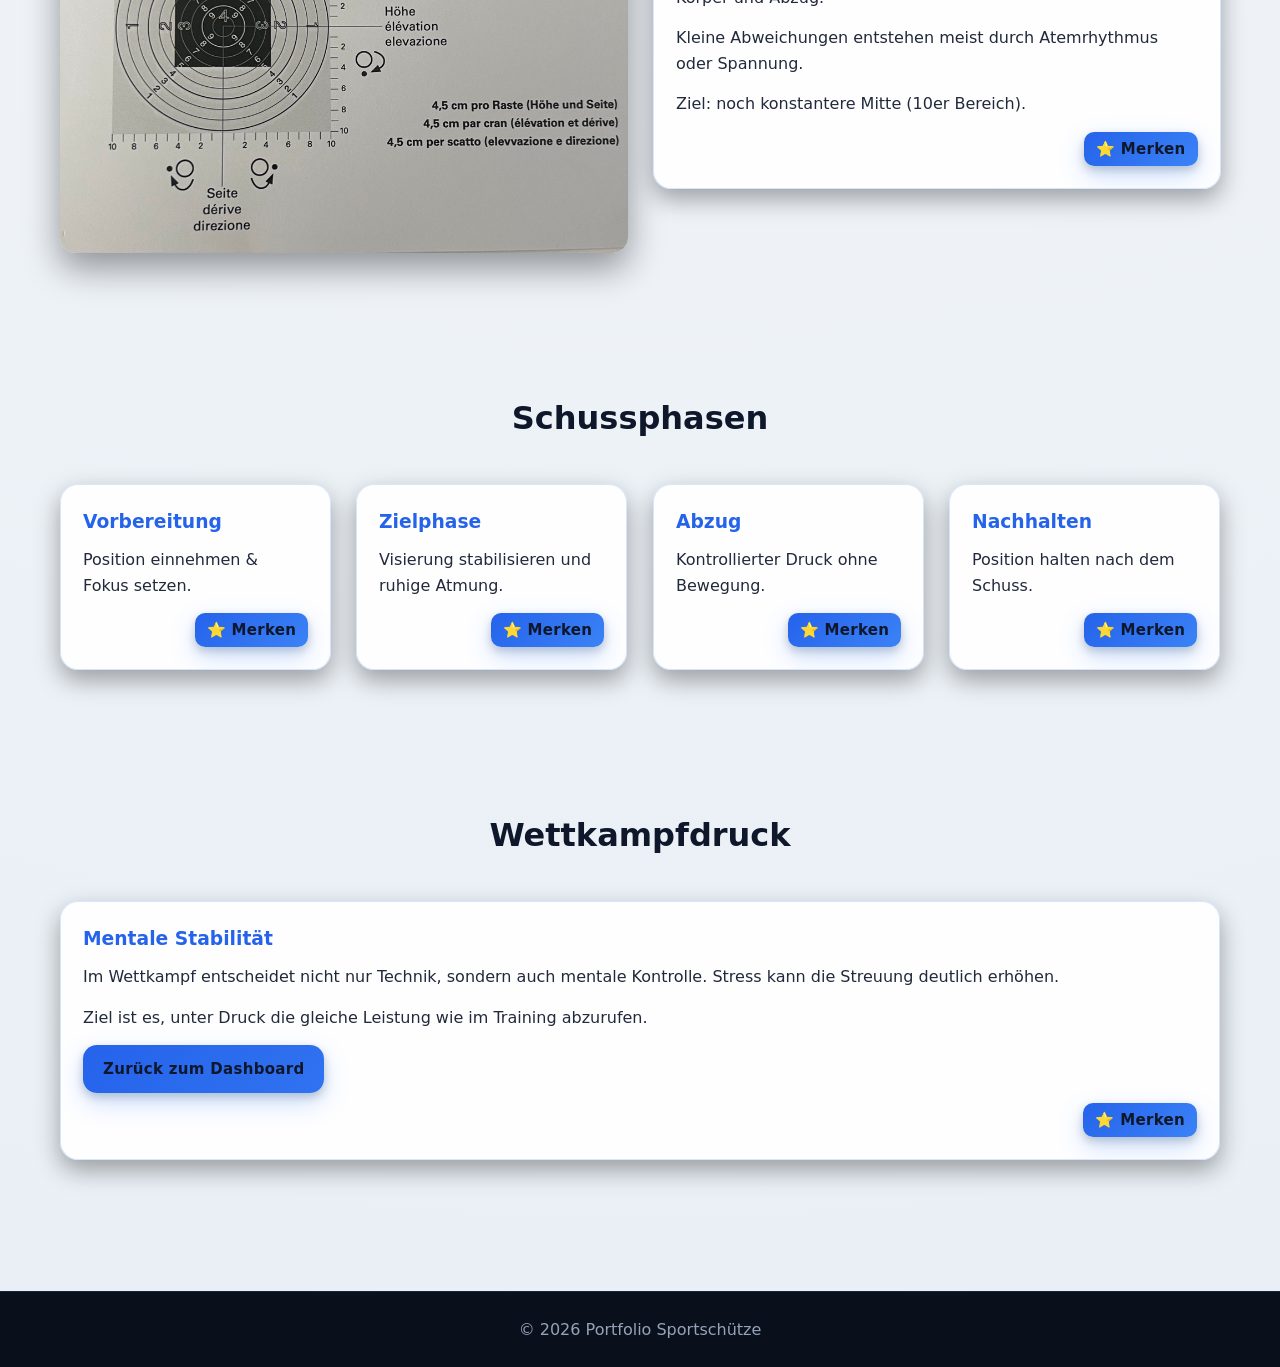
<file: treffen.html>
<!DOCTYPE html>
<html lang="de">

<head>
    <meta charset="UTF-8">
    <meta name="viewport" content="width=device-width, initial-scale=1.0">
    <title>Treffer – Competition Analyse</title>
    <link rel="icon" href="icons/icon.ico">
    <link rel="manifest" href="manifest.json">
    <meta name="theme-color" content="#3b82f6">
    <link rel="stylesheet" href="styles/treffen.css">
    <link rel="stylesheet" href="./styles/style1.css">
    <script src="./scripts/script.js" defer></script>
</head>

<body>

    <!-- ================= NAVBAR ================= -->
    <header>
        <nav>
            <div><strong>Portfolio</strong></div>

            <div class='nav-menu' id='primary-navigation'><a href="index.html">Start</a>
                <a href="training.html">Training</a>
                <a href="wettkampf-analyse.html">Wettkampf</a>
                <a href="koerperhaltung.html">Körperhaltung</a>
                <a href="ausruestung.html">Ausrüstung</a>
                <a href="schiesstechnik.html">Technik</a>
                <a href="treffen.html" class="active">Treffer</a>
                <a href="fokus-training.html">Fokus</a>
                <a href="atmung.html">Atmung</a>
                <a href="abzug_haltung.html">Abzug</a>
                <a href="verein.html">Verein</a>
                <a href="merkliste.html">Merkliste</a>
            </div>
            <div class='nav-actions'><button class="theme-toggle" type="button" aria-label="Theme wechseln">🌙</button>
                <button class='nav-toggle' type='button' aria-controls='primary-navigation' aria-expanded='false'
                    aria-label='Navigation ein- oder ausklappen'>
                    <span></span>
                    <span></span>
                    <span></span>
                </button>
            </div>
        </nav>
    </header>

    <!-- ================= HERO ================= -->
    <section class="hero">
        <div>
            <h1>Treffer unter Druck</h1>
            <br>
            <a href="#dashboard" class="btn">Performance ansehen</a>
        </div>
    </section>

    <!-- ================= DASHBOARD ================= -->
    <section id="dashboard">
        <h2>Wettkampf Dashboard</h2>

        <div class="grid cards">

            <div class="card">
                <h3>Ø Ringzahl</h3>
                <p>9.4</p>
            </div>

            <div class="card">
                <h3>Beste Serie</h3>
                <p>98 / 100</p>
            </div>

            <div class="card">
                <h3>Streuung</h3>
                <p>Sehr gering (stabil)</p>
            </div>

            <div class="card">
                <h3>Fehlerquote</h3>
                <p>2.1%</p>
            </div>

        </div>
    </section>

    <!-- ================= VISUAL ANALYSE ================= -->
    <section>
        <h2>Trefferbild Analyse</h2>

        <div class="grid two">

            <img src="bilder/Image (3).jpg" alt="Trefferbild Zielscheibe">

            <div class="card">
                <h3>Ergebnis Interpretation</h3>
                <p>
                    Die Treffer liegen eng beieinander → sehr gute Kontrolle über Körper und Abzug.
                </p>

                <p>
                    Kleine Abweichungen entstehen meist durch Atemrhythmus oder Spannung.
                </p>

                <p>
                    Ziel: noch konstantere Mitte (10er Bereich).
                </p>
            </div>

        </div>
    </section>

    <!-- ================= PHASE ANALYSE ================= -->
    <section>
        <h2>Schussphasen</h2>

        <div class="grid cards">

            <div class="card">
                <h3>Vorbereitung</h3>
                <p>Position einnehmen & Fokus setzen.</p>
            </div>

            <div class="card">
                <h3>Zielphase</h3>
                <p>Visierung stabilisieren und ruhige Atmung.</p>
            </div>

            <div class="card">
                <h3>Abzug</h3>
                <p>Kontrollierter Druck ohne Bewegung.</p>
            </div>

            <div class="card">
                <h3>Nachhalten</h3>
                <p>Position halten nach dem Schuss.</p>
            </div>

        </div>
    </section>

    <!-- ================= STRESS SECTION (NEU STYLE) ================= -->
    <section>
        <h2>Wettkampfdruck</h2>

        <div class="card">
            <h3>Mentale Stabilität</h3>
            <p>
                Im Wettkampf entscheidet nicht nur Technik, sondern auch mentale Kontrolle.
                Stress kann die Streuung deutlich erhöhen.
            </p>

            <p>
                Ziel ist es, unter Druck die gleiche Leistung wie im Training abzurufen.
            </p>

            <a href="#dashboard" class="btn">Zurück zum Dashboard</a>
        </div>
    </section>

    <!-- ================= FOOTER ================= -->
    <footer>
        © 2026 Portfolio Sportschütze
    </footer>

</body>

</html>
</file>
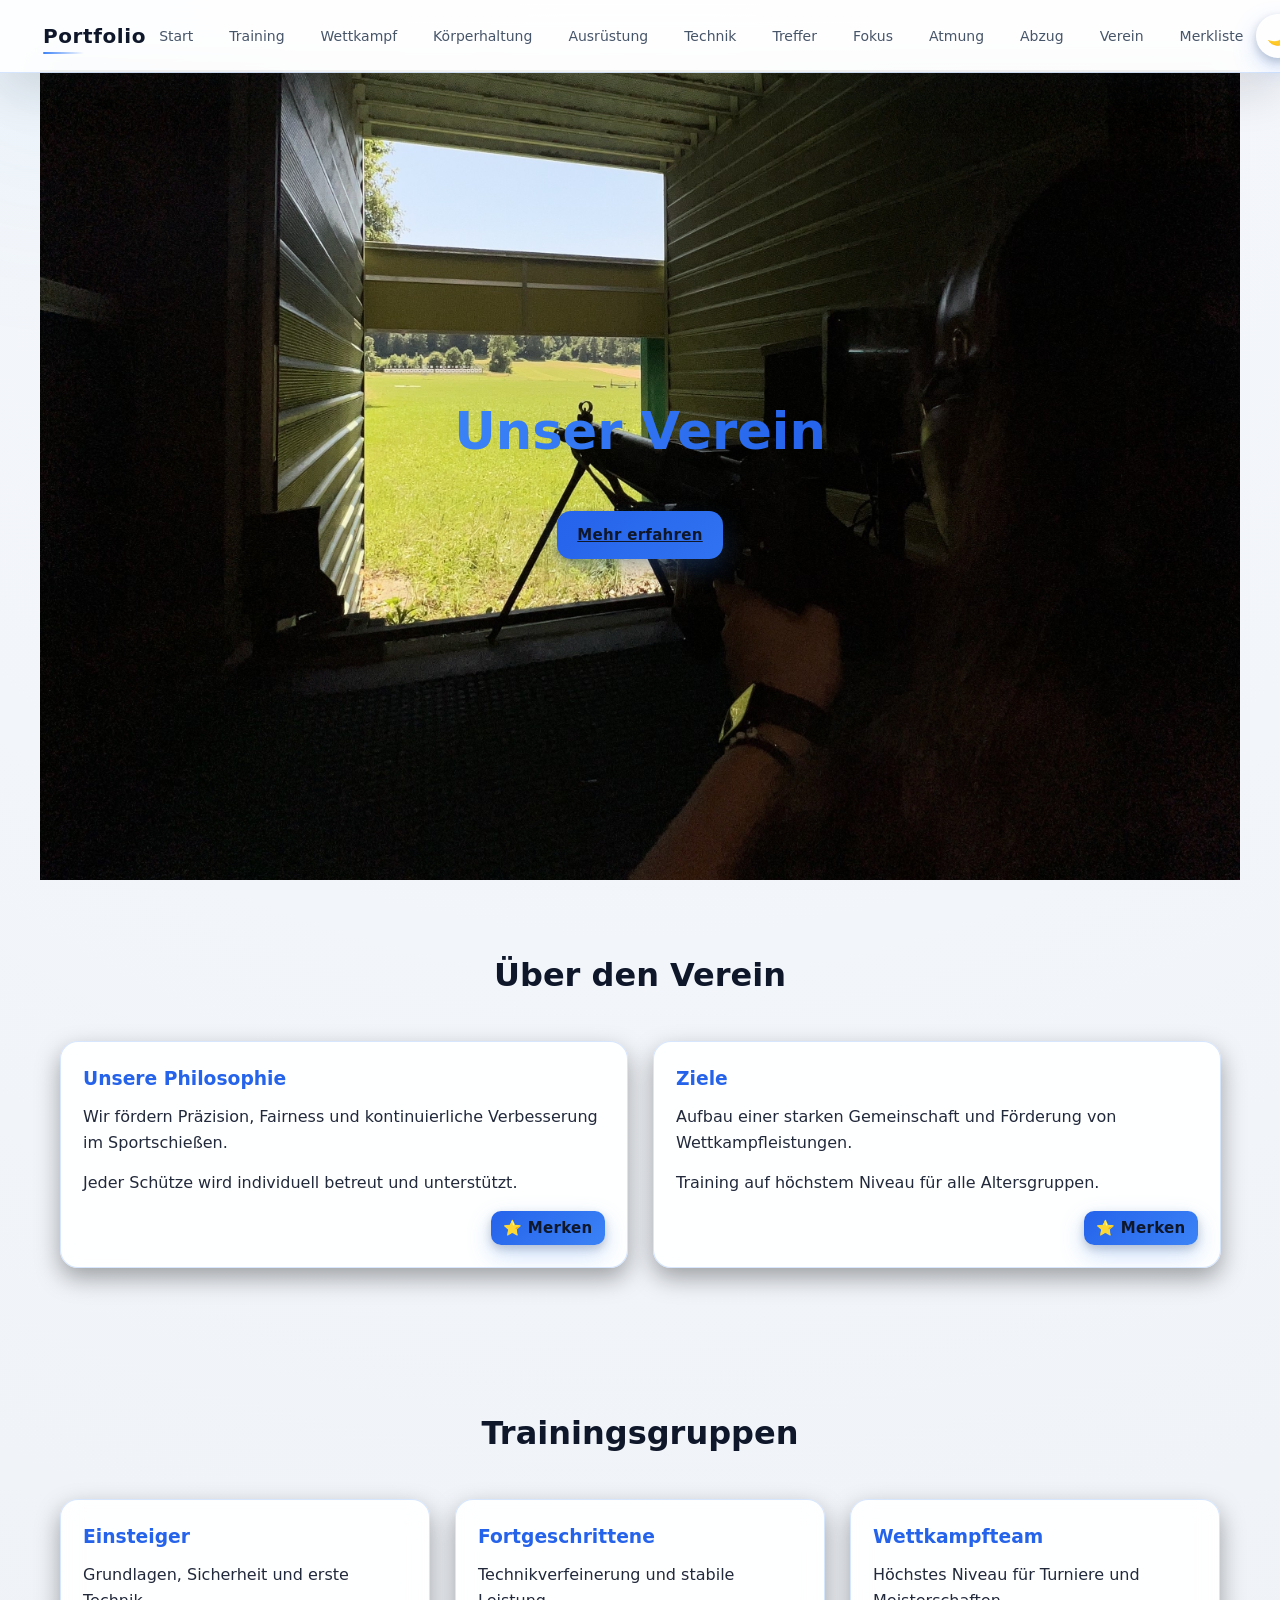
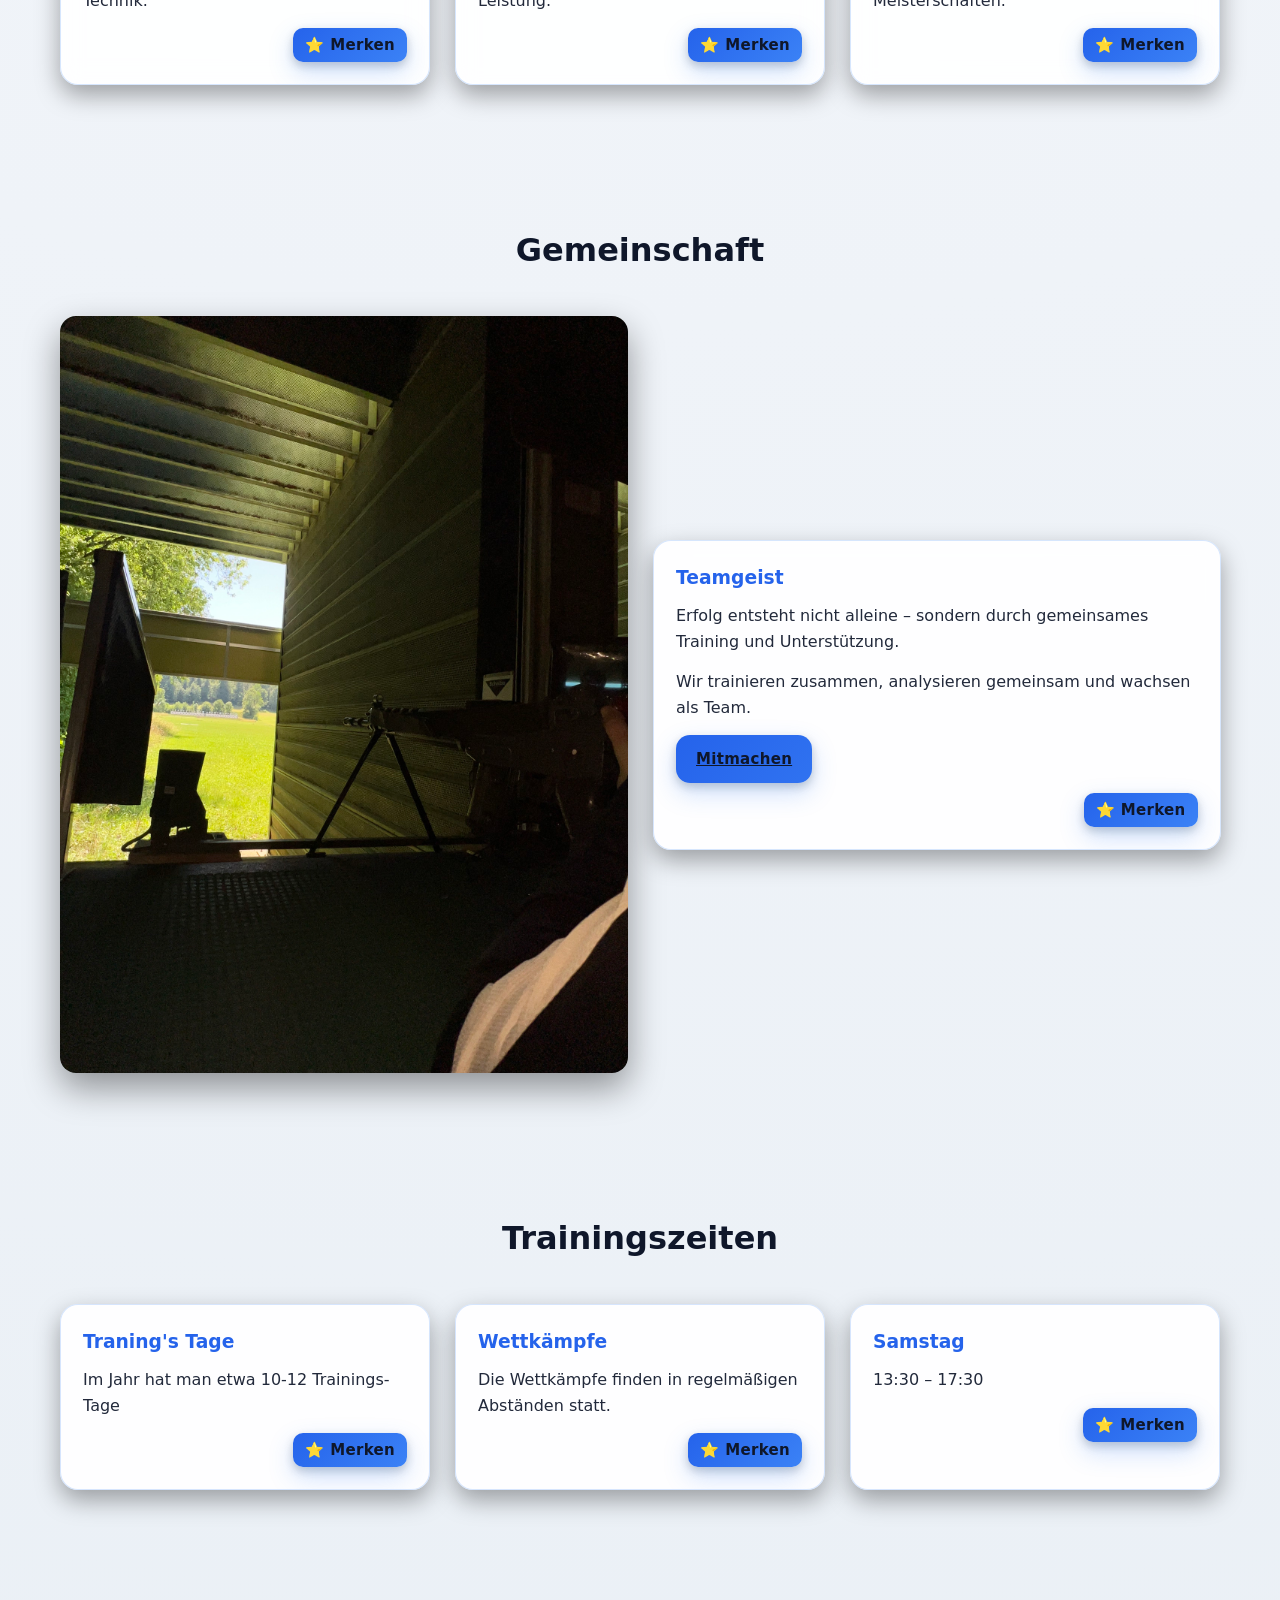
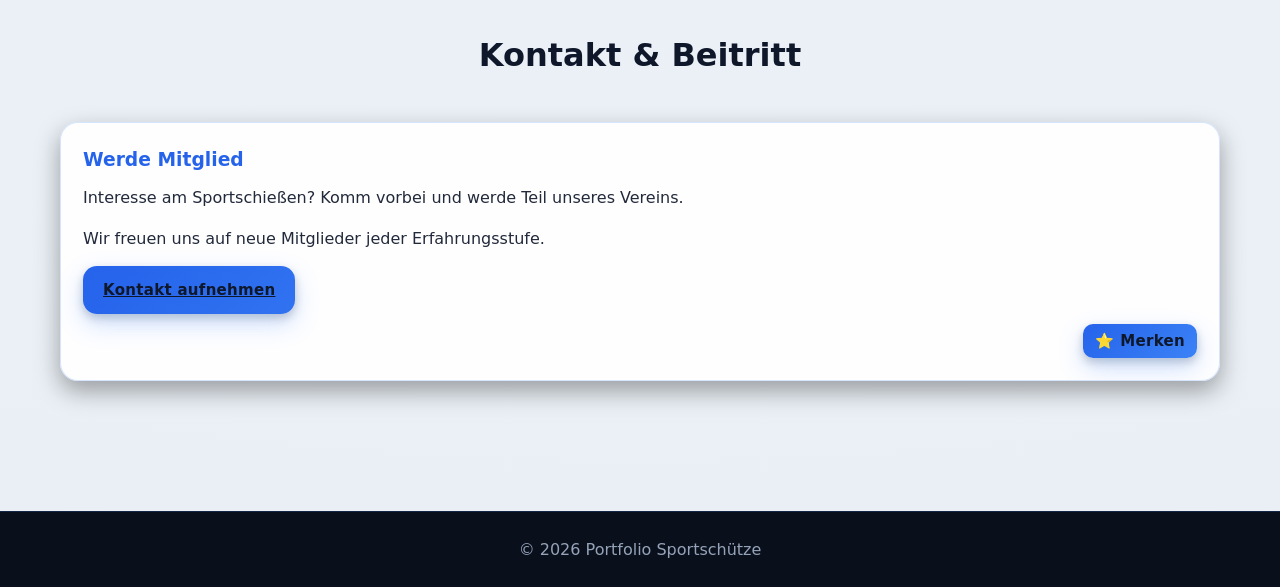
<file: Verein.html>
<!DOCTYPE html>
<html lang="de">

<head>
    <meta charset="UTF-8">
    <meta name="viewport" content="width=device-width, initial-scale=1.0">
    <title>Verein – Sportschützen Club</title>
    <link rel="icon" href="icons/icon.ico">
    <link rel="manifest" href="manifest.json">
    <meta name="theme-color" content="#3b82f6">
    <link rel="stylesheet" href="styles/verein.css">
    <link rel="stylesheet" href="./styles/style1.css">
    <script src="./scripts/script.js" defer></script>
</head>

<body>

    <!-- ================= NAVBAR ================= -->
    <header>
        <nav>
            <div><strong>Portfolio</strong></div>

            <div class='nav-menu' id='primary-navigation'><a href="index.html">Start</a>
                <a href="training.html">Training</a>
                <a href="wettkampf-analyse.html">Wettkampf</a>
                <a href="koerperhaltung.html">Körperhaltung</a>
                <a href="ausruestung.html">Ausrüstung</a>
                <a href="schiesstechnik.html">Technik</a>
                <a href="treffen.html">Treffer</a>
                <a href="fokus-training.html">Fokus</a>
                <a href="atmung.html">Atmung</a>
                <a href="abzug_haltung.html">Abzug</a>
                <a href="verein.html" class="active">Verein</a>
                <a href="merkliste.html">Merkliste</a>
            </div>
            <div class='nav-actions'><button class="theme-toggle" type="button" aria-label="Theme wechseln">🌙</button>
                <button class='nav-toggle' type='button' aria-controls='primary-navigation' aria-expanded='false'
                    aria-label='Navigation ein- oder ausklappen'>
                    <span></span>
                    <span></span>
                    <span></span>
                </button>
            </div>
        </nav>
    </header>

    <!-- ================= HERO ================= -->
    <section class="hero">
        <div>
            <h1>Unser Verein</h1>
            <br>
            <a href="#club" class="btn">Mehr erfahren</a>
        </div>
    </section>

    <!-- ================= CLUB INFO ================= -->
    <section id="club">
        <h2>Über den Verein</h2>

        <div class="grid two">

            <div class="card">
                <h3>Unsere Philosophie</h3>
                <p>
                    Wir fördern Präzision, Fairness und kontinuierliche Verbesserung im Sportschießen.
                </p>

                <p>
                    Jeder Schütze wird individuell betreut und unterstützt.
                </p>
            </div>

            <div class="card">
                <h3>Ziele</h3>
                <p>
                    Aufbau einer starken Gemeinschaft und Förderung von Wettkampfleistungen.
                </p>

                <p>
                    Training auf höchstem Niveau für alle Altersgruppen.
                </p>
            </div>

        </div>
    </section>

    <!-- ================= TRAINING GROUPS ================= -->
    <section>
        <h2>Trainingsgruppen</h2>

        <div class="grid cards">

            <div class="card">
                <h3>Einsteiger</h3>
                <p>Grundlagen, Sicherheit und erste Technik.</p>
            </div>

            <div class="card">
                <h3>Fortgeschrittene</h3>
                <p>Technikverfeinerung und stabile Leistung.</p>
            </div>

            <div class="card">
                <h3>Wettkampfteam</h3>
                <p>Höchstes Niveau für Turniere und Meisterschaften.</p>
            </div>

        </div>
    </section>

    <!-- ================= COMMUNITY ================= -->
    <section>
        <h2>Gemeinschaft</h2>

        <div class="grid two">

            <img src="bilder/verein.jpeg" alt="Verein Training">

            <div class="card">
                <h3>Teamgeist</h3>
                <p>
                    Erfolg entsteht nicht alleine – sondern durch gemeinsames Training und Unterstützung.
                </p>

                <p>
                    Wir trainieren zusammen, analysieren gemeinsam und wachsen als Team.
                </p>

                <a href="#kontakt" class="btn">Mitmachen</a>
            </div>

        </div>
    </section>

    <!-- ================= TRAINING TIMES ================= -->
    <section>
        <h2>Trainingszeiten</h2>

        <div class="grid cards">
            <div class="card">
                <h3>Traning's Tage </h3>
                <p>Im Jahr hat man etwa 10-12 Trainings-Tage</p>
            </div>

            <div class="card">
                <h3>Wettkämpfe</h3>
                <p>Die Wettkämpfe finden in regelmäßigen Abständen statt.</p>
            </div>

            <div class="card">
                <h3>Samstag</h3>
                <p>13:30 – 17:30</p>
            </div>

        </div>
    </section>

    <!-- ================= CONTACT ================= -->
    <section id="kontakt">
        <h2>Kontakt & Beitritt</h2>

        <div class="card">
            <h3>Werde Mitglied</h3>
            <p>
                Interesse am Sportschießen? Komm vorbei und werde Teil unseres Vereins.
            </p>

            <p>
                Wir freuen uns auf neue Mitglieder jeder Erfahrungsstufe.
            </p>

            <a href="mailto:verein@email.com" class="btn">Kontakt aufnehmen</a>
        </div>
    </section>

    <!-- ================= FOOTER ================= -->
    <footer>
        © 2026 Portfolio Sportschütze
    </footer>

</body>

</html>
</file>
<file: styles/style1.css>
/* ===============================
   RESET + BASE
=============================== */

* {
  margin: 0;
  padding: 0;
  box-sizing: border-box;
  font-family: system-ui, -apple-system, Segoe UI, Roboto, Arial, sans-serif;
}

html {
  scroll-behavior: smooth;
}

:root {
  color-scheme: dark;
  --bg: radial-gradient(circle at top, #0b1220 0%, #0a0f1c 100%);
  --surface: rgba(15, 23, 42, 0.95);
  --surface-2: rgba(20, 28, 42, 0.96);
  --navbar: rgba(11, 18, 32, 0.75);
  --footer: rgba(11, 18, 32, 0.9);
  --border: rgba(59, 130, 246, 0.15);
  --surface-border: rgba(148, 163, 184, 0.18);
  --text: #e2e8f0;
  --text-secondary: #94a3b8;
  --primary: #3b82f6;
  --primary-hover: #60a5fa;
  --accent: #38bdf8;
  --card: linear-gradient(180deg, rgba(30, 41, 59, 0.95), rgba(20, 28, 43, 0.92));
  --shadow: 0 20px 45px rgba(0, 0, 0, 0.32);
  --btn-text: #ffffff;
  --hero-overlay: rgba(11, 18, 32, 0.75);
  --hero-overlay-alt: rgba(11, 18, 32, 0.9);
  --link: #3b82f6;
}

body.light {
  --bg: radial-gradient(circle at top, #f5f7fb 0%, #e9eff5 100%);
  --surface: rgba(255, 255, 255, 0.92);
  --surface-2: rgba(248, 250, 252, 0.95);
  --navbar: rgba(255, 255, 255, 0.88);
  --footer: rgba(248, 250, 252, 0.9);
  --border: rgba(59, 130, 246, 0.2);
  --surface-border: rgba(148, 163, 184, 0.25);
  --text: #0f172a;
  --text-secondary: #475569;
  --primary: #2563eb;
  --primary-hover: #3b82f6;
  --accent: #2563eb;
  --card: linear-gradient(180deg, rgba(255, 255, 255, 0.98), rgba(241, 245, 249, 0.92));
  --shadow: 0 20px 45px rgba(15, 23, 42, 0.12);
  --btn-text: #0f172a;
  --hero-overlay: rgba(255, 255, 255, 0.85);
  --hero-overlay-alt: rgba(255, 255, 255, 0.95);
  --link: #2563eb;
}

body.dark {
  --bg: radial-gradient(circle at top, #0b1220 0%, #0a0f1c 100%);
  --surface: rgba(15, 23, 42, 0.95);
  --surface-2: rgba(20, 28, 42, 0.96);
  --navbar: rgba(11, 18, 32, 0.75);
  --footer: rgba(11, 18, 32, 0.9);
  --border: rgba(59, 130, 246, 0.15);
  --surface-border: rgba(148, 163, 184, 0.18);
  --text: #e2e8f0;
  --text-secondary: #94a3b8;
  --primary: #3b82f6;
  --primary-hover: #60a5fa;
  --accent: #38bdf8;
  --card: linear-gradient(180deg, rgba(30, 41, 59, 0.95), rgba(20, 28, 43, 0.92));
  --shadow: 0 20px 45px rgba(0, 0, 0, 0.32);
  --btn-text: #ffffff;
  --hero-overlay: rgba(11, 18, 32, 0.75);
  --hero-overlay-alt: rgba(11, 18, 32, 0.9);
  --link: #3b82f6;
}


body {
  background: var(--bg);
  color: var(--text);
  line-height: 1.6;
  padding-top: 70px;
}

/* ===============================
   ULTRA PREMIUM NAVBAR (UNIFIED STYLE)
=============================== */

header {
  position: fixed;
  top: 0;
  left: 0;
  width: 100%;
  z-index: 1000;

  background: var(--navbar);
  backdrop-filter: blur(18px);

  border-bottom: 1px solid var(--border);

  box-shadow: var(--shadow);

  transition: all 0.3s ease;
}

header.scrolled {
  padding: 6px 0;
  background: var(--surface);
  box-shadow: var(--shadow);
}

nav {
  max-width: 1250px;
  width: 100%;
  margin: auto;

  display: flex;
  justify-content: space-between;
  align-items: center;

  padding: 14px 28px;
}

/* LOGO */
nav strong {
  font-size: 1.25rem;
  letter-spacing: 0.6px;

  color: var(--text);

  position: relative;
}

/* underline glow */
nav strong::after {
  content: "";
  position: absolute;
  bottom: -6px;
  left: 0;

  width: 40%;
  height: 2px;

  background: linear-gradient(90deg, #3b82f6, transparent);
  border-radius: 10px;
}

/* LINKS CONTAINER */
.nav-menu {
  display: flex;
  flex-wrap: nowrap;
  white-space: nowrap;
  gap: 10px;
  align-items: center;
  justify-content: flex-end;
  width: 100%;
  transition: max-height 0.28s ease, opacity 0.28s ease, visibility 0.28s ease, padding 0.28s ease;
  max-height: none;
  opacity: 1;
  visibility: visible;
  overflow: visible;
}

.nav-actions {
  display: flex;
  gap: 10px;
  align-items: center;
  justify-content: flex-end;
}

.nav-toggle {
  display: none;
  appearance: none;
  background: transparent;
  border: 1px solid rgba(255, 255, 255, 0.18);
  border-radius: 999px;
  width: 44px;
  height: 44px;
  padding: 0;
  cursor: pointer;
  color: var(--text);
  transition: background 0.25s ease, transform 0.25s ease, border-color 0.25s ease;
}

.nav-toggle:hover {
  background: rgba(255, 255, 255, 0.12);
}

.nav-toggle span {
  display: block;
  width: 20px;
  height: 2px;
  margin: 4px auto;
  background: currentColor;
  border-radius: 999px;
  transition: transform 0.25s ease, opacity 0.25s ease;
}

.nav-toggle[aria-expanded='true'] span:nth-child(1) {
  transform: translateY(6px) rotate(45deg);
}

.nav-toggle[aria-expanded='true'] span:nth-child(2) {
  opacity: 0;
}

.nav-toggle[aria-expanded='true'] span:nth-child(3) {
  transform: translateY(-6px) rotate(-45deg);
}

/* LINKS STYLE */
nav a {
  position: relative;

  padding: 8px 12px;
  border-radius: 999px;

  font-size: 14px;
  color: var(--text-secondary);
  text-decoration: none;

  transition: 0.3s ease;

  border: 1px solid transparent;
}

/* HOVER */
nav a:hover {
  color: var(--primary);
  transform: none;
}

.theme-toggle {
  min-width: 44px;
  min-height: 44px;
  padding: 0;
  border-radius: 999px;
  border: 1px solid rgba(255, 255, 255, 0.16);
  background: rgba(255, 255, 255, 0.12);
  color: var(--text);
  font-size: 1.1rem;
  cursor: pointer;
  transition: background 0.25s ease, transform 0.25s ease, border-color 0.25s ease;
}

.theme-toggle:hover {
  background: rgba(255, 255, 255, 0.2);
  transform: translateY(-1px);
}

/* Active/hover underline (animated) */
nav a {
  display: inline-block;
}

nav a::after {
  content: "";
  position: absolute;
  left: 8px;
  right: 8px;
  bottom: -6px;
  height: 2px;
  background: var(--primary);
  transform: scaleX(0);
  transform-origin: left center;
  transition: transform 240ms cubic-bezier(.2, .8, .2, 1);
  border-radius: 2px;
}

nav a.active {
  color: var(--primary);
}

nav a:hover::after,
nav a.active::after {
  transform: scaleX(1);
}

/* ===============================
   MOBILE NAVBAR
=============================== */

@media (max-width: 900px) {
  nav {
    flex-wrap: wrap;
    gap: 12px;
    padding: 12px;
    align-items: center;
  }

  .nav-actions {
    order: 1;
    justify-content: flex-end;
    width: 100%;
  }

  .nav-menu {
    order: 2;
    flex-direction: column;
    width: 100%;
    max-height: 0;
    opacity: 0;
    visibility: hidden;
    padding-top: 0;
  }

  .nav-menu.open {
    max-height: 1000px;
    opacity: 1;
    visibility: visible;
    padding-top: 14px;
  }

  .nav-menu a {
    display: block;
    width: 100%;
    font-size: 13px;
    padding: 7px 10px;
  }

  .nav-toggle {
    display: inline-flex;
    align-items: center;
    justify-content: center;
  }
}

/* ===============================
   HERO
=============================== */

.hero {
  min-height: 90vh;
  display: flex;
  align-items: center;
  justify-content: center;

  text-align: center;
  padding: 80px 20px;

  background-image: url('../bilder/bild_mit_bliz1.jpeg');
  background-size: cover;
  background-position: center;


}

.hero div {
  animation: fadeUp 1s ease;
}

.hero h1 {
  font-size: clamp(2.2rem, 4vw, 3.5rem);
  margin-bottom: 12px;

  background: linear-gradient(90deg, #3b82f6, #2563eb);
  -webkit-background-clip: text;
  -webkit-text-fill-color: transparent;
}

.hero p {
  max-width: 650px;
  margin: auto;
  opacity: 0.85;
}

@keyframes fadeUp {
  from {
    opacity: 0;
    transform: translateY(30px);
  }

  to {
    opacity: 1;
    transform: translateY(0);
  }
}

/* ===============================
   SECTIONS
=============================== */

section {
  max-width: 1200px;
  margin: auto;
  padding: 70px 20px;
}

h2 {
  text-align: center;
  font-size: 2rem;
  margin-bottom: 40px;
}

h3 {
  color: var(--primary);
  margin-bottom: 10px;
}

p {
  opacity: 0.92;
}

/* ===============================
   GRID
=============================== */

.grid {
  display: grid;
  gap: 25px;
}

.grid.two {
  grid-template-columns: 1fr 1fr;
  align-items: center;
}

.grid.cards {
  grid-template-columns: repeat(auto-fit, minmax(240px, 1fr));
}

/* ===============================
   CARDS (WOW EFFECT)
=============================== */

.card {
  background: var(--surface);
  backdrop-filter: blur(10px);

  padding: 22px;
  border-radius: 18px;

  border: 1px solid var(--border);

  box-shadow: 0 10px 25px rgba(0, 0, 0, 0.35);

  transition: 0.35s ease;
  position: relative;
  overflow: hidden;
}

.card:hover {
  transform: translateY(-10px) scale(1.02);
  box-shadow: 0 20px 45px rgba(0, 0, 0, 0.5);
}

/* ===============================
   IMAGES
=============================== */

img {
  width: 100%;
  border-radius: 16px;
  box-shadow: 0 15px 35px rgba(0, 0, 0, 0.4);
  transition: 0.4s ease;
}

img:hover {
  transform: scale(1.03);
}

/* ===============================
   MERKLISTE / SAVE BUTTONS
=============================== */
.project-save-btn {
  display: block;
  margin: 10px 0 0 auto;
  padding: 8px 12px;
  width: fit-content;
  border-radius: 10px;
  background: linear-gradient(135deg, var(--primary), var(--primary-hover));
  color: var(--btn-text);
  border: none;
  cursor: pointer;
  font-weight: 600;
  transition: transform 0.18s ease, box-shadow 0.18s ease;
}

.project-save-btn:hover {
  transform: translateY(-2px);
}

.project-save-btn[aria-pressed="true"] {
  background: transparent;
  color: var(--primary);
  border: 1px solid rgba(59, 130, 246, 0.18);
}

.saved-project-list {
  list-style: none;
  padding: 0;
  margin: 0;
}

.saved-project-item {
  display: flex;
  gap: 12px;
  align-items: center;
  padding: 10px 0;
  border-bottom: 1px solid rgba(255, 255, 255, 0.03);
}

.saved-name {
  flex: 1;
}

.saved-remove-btn {
  background: transparent;
  border: 1px solid rgba(255, 255, 255, 0.06);
  padding: 6px 10px;
  border-radius: 8px;
  cursor: pointer;
}


/* ===============================
   PREMIUM BUTTON SYSTEM (WOW FIX)
=============================== */

.btn,
button {
  position: relative;
  display: inline-flex;
  align-items: center;
  justify-content: center;
  gap: 8px;

  padding: 12px 20px;

  border: none;
  border-radius: 14px;

  font-weight: 600;
  font-size: 15px;
  letter-spacing: 0.3px;

  color: var(--btn-text);
  cursor: pointer;

  background: linear-gradient(135deg, var(--primary), var(--primary-hover));

  background-size: 200% 200%;

  box-shadow:
    0 10px 25px rgba(59, 130, 246, 0.25),
    0 4px 10px rgba(0, 0, 0, 0.2);

  transition: all 0.35s ease;
  overflow: hidden;
}

/* ===============================
   HOVER (FLOW + LIFT + GLOW)
=============================== */

.btn:hover,
button:hover {
  transform: translateY(-4px) scale(1.02);

  background-position: right center;

  box-shadow:
    0 18px 40px rgba(59, 130, 246, 0.35),
    0 10px 25px rgba(0, 0, 0, 0.3);
}

/* ===============================
   CLICK FEEDBACK (FEELS REAL)
=============================== */

.btn:active,
button:active {
  transform: translateY(0) scale(0.97);

  box-shadow:
    0 8px 18px rgba(59, 130, 246, 0.2);
}

/* ===============================
   SHINE EFFECT (WOW MOMENT)
=============================== */

.btn::before,
button::before {
  content: "";
  position: absolute;
  top: 0;
  left: -75%;

  width: 50%;
  height: 100%;

  background: linear-gradient(120deg,
      transparent,
      rgba(255, 255, 255, 0.35),
      transparent);

  transform: skewX(-20deg);
}

.btn:hover::before,
button:hover::before {
  animation: shine 0.8s ease;
}

@keyframes shine {
  0% {
    left: -75%;
  }

  100% {
    left: 125%;
  }
}

/* ===============================
   DISABLED STATE
=============================== */

button:disabled {
  opacity: 0.5;
  cursor: not-allowed;
  transform: none;
  box-shadow: none;
}

/* ===============================
   OPTIONAL: SECONDARY BUTTON STYLE
=============================== */

.btn.secondary {
  background: rgba(30, 41, 59, 0.8);
  color: var(--text);
  border: 1px solid rgba(59, 130, 246, 0.2);
}

.btn.secondary:hover {
  border-color: rgba(59, 130, 246, 0.12);
  background: rgba(30, 41, 59, 1);
}

/* ===============================
   LISTS
=============================== */

ul {
  padding-left: 20px;
}

li {
  margin-bottom: 8px;
}

/* ===============================
   TABS
=============================== */

.tabs {
  max-width: 1000px;
  margin: auto;
}

.tab-buttons {
  display: flex;
  justify-content: center;
  gap: 10px;
  flex-wrap: wrap;
  margin-bottom: 20px;
}

.tab-btn {
  background: var(--surface-2);
  color: var(--text-secondary);

  border: 1px solid rgba(56, 189, 248, 0.15);

  padding: 10px 15px;
  border-radius: 10px;

  cursor: pointer;
  transition: 0.3s;
}

.tab-btn:hover {
  transform: translateY(-2px);
}

.tab-btn.active {
  background: var(--primary);
  color: #0b1220;
}

/* ===============================
   TAB CONTENT
=============================== */

.tab-content {
  display: none;

  background: var(--surface);
  backdrop-filter: blur(10px);

  padding: 20px;
  border-radius: 16px;

  border: 1px solid var(--border);

  animation: fadeTab 0.4s ease;
}

.tab-content.active {
  display: block;
}

@keyframes fadeTab {
  from {
    opacity: 0;
    transform: translateY(10px);
  }

  to {
    opacity: 1;
    transform: translateY(0);
  }
}

/* ===============================
   FORMS (PRO LEVEL FIX)
=============================== */

form {
  display: flex;
  flex-direction: column;
  gap: 14px;
}

input,
textarea,
select {
  width: 100%;
  padding: 12px 14px;

  border-radius: 10px;
  border: 1px solid rgba(148, 163, 184, 0.2);

  background: rgba(15, 23, 42, 0.8);
  color: var(--text);

  outline: none;

  transition: 0.25s ease;
}

/* Hover */
input:hover,
textarea:hover,
select:hover {
  border-color: rgba(59, 130, 246, 0.5);
}

/* Focus (WICHTIG = WOW MOMENT) */
input:focus,
textarea:focus,
select:focus {
  border-color: rgba(59, 130, 246, 0.12);
  box-shadow: 0 0 0 4px rgba(59, 130, 246, 0.15);
}

/* Placeholder */
input::placeholder,
textarea::placeholder {
  color: rgba(148, 163, 184, 0.6);
}

/* ===============================
   CANVAS (CHART FIX)
=============================== */

canvas {
  width: 100%;
  max-width: 100%;

  background: var(--surface);
  padding: 20px;

  border-radius: 16px;

  box-shadow: 0 20px 40px rgba(0, 0, 0, 0.4);
}

/* ===============================
   FILTER UI
=============================== */

.filter {
  display: flex;
  justify-content: center;
  align-items: center;
  gap: 15px;

  flex-wrap: wrap;

  margin-bottom: 30px;
}

.filter label {
  font-weight: 600;
  color: var(--text-secondary);
}

.filter select {
  background: rgba(30, 41, 59, 0.8);
  color: var(--text);

  border: 1px solid rgba(56, 189, 248, 0.2);

  padding: 10px 14px;
  border-radius: 10px;

  cursor: pointer;

  transition: 0.3s;
}

.filter select:hover {
  border-color: rgba(59, 130, 246, 0.12);
}

/* ===============================
   GALLERY
=============================== */

.gallery {
  display: grid;
  gap: 20px;
  grid-template-columns: repeat(auto-fit, minmax(150px, 1fr));
}

/* ===============================
   FOOTER
=============================== */

footer {
  text-align: center;
  padding: 25px;

  background: #0a0f1c;

  border-top: 1px solid rgba(59, 130, 246, 0.2);

  margin-top: 60px;

  color: #94a3b8;
}

/* ===============================
   RESPONSIVE DESIGN
=============================== */

@media (max-width: 900px) {
  .grid.two {
    grid-template-columns: 1fr;
  }

  nav {
    flex-direction: column;
    gap: 10px;
    padding: 12px;
  }

  .hero {
    min-height: 70vh;
  }

  h2 {
    font-size: 1.6rem;
  }
}

@media (max-width: 600px) {
  section {
    padding: 40px 15px;
  }

  .tab-buttons {
    flex-direction: column;
    align-items: center;
  }

  .btn {
    width: 100%;
    text-align: center;
  }
}

/* ===============================
   SMALL MICRO-ANIMATIONS
=============================== */

/* smooth reveal feel */
.card,
.tab-content,
img {
  will-change: transform;
}

/* hover glow upgrade */
.card:hover {
  border-color: rgba(59, 130, 246, 0.35);
}

/* ===============================
   OPTIONAL WOW TOUCH (SUBTLE GLOW BACKGROUND)
=============================== */

body::before {
  content: "";
  position: fixed;
  top: -200px;
  left: -200px;
  width: 500px;
  height: 500px;

  background: radial-gradient(circle, rgba(56, 189, 248, 0.08), transparent 60%);
  filter: blur(80px);

  z-index: -1;
}

.hidden {
  display: none !important;
}


.add-box {
  display: flex;
  gap: 10px;
  margin: 20px;
}

#projectInput {
  flex: 1;
  padding: 10px;
}

button {
  padding: 10px 15px;
  cursor: pointer;
}

#projectList {
  list-style: none;
  padding: 0 20px;
}

#projectList li {
  display: flex;
  justify-content: space-between;
  padding: 10px;
  margin: 8px 0;
  background: #1a2233;
  border-radius: 8px;
}
</file>
<file: styles/abzug_haltung.css>
/* ===============================
   RESET
=============================== */

* {
    margin: 0;
    padding: 0;
    box-sizing: border-box;
    font-family: Arial, sans-serif;
}

html {
    scroll-behavior: smooth;
}

body {
    background: var(--bg);
    color: var(--text);
    line-height: 1.6;
    padding-top: 70px;
}

/* NAVBAR rules are centralized in styles/style1.css */

/* ===============================
     HERO
=============================== */

.hero {
    min-height: 90vh;

    display: flex;
    align-items: center;
    justify-content: center;

    text-align: center;

    padding: 90px 20px;

    background:
        url("../bilder/IMG_5966.jpg");

    background-size: cover;
    background-position: center;
}

.hero h1 {
    font-size: clamp(2.2rem, 4vw, 3.5rem);
    margin-bottom: 12px;

    background: linear-gradient(90deg, #3b82f6, #2563eb);
    -webkit-background-clip: text;
    -webkit-text-fill-color: transparent;
}

.hero p {
    max-width: 600px;
    margin: auto;
    opacity: 0.85;
}

/* ===============================
   SECTIONS
=============================== */

section {
    max-width: 1200px;
    margin: auto;
    padding: 60px 20px;
}

h2 {
    text-align: center;
    font-size: 2rem;
    margin-bottom: 25px;
}

h3 {
    color: var(--primary);
    margin-bottom: 10px;
}

p {
    margin-bottom: 15px;
    opacity: 0.95;
}

/* ===============================
   GRID
=============================== */

.grid {
    display: grid;
    gap: 25px;
}

.grid.two {
    grid-template-columns: 1fr 1fr;
    align-items: center;
}

.grid.cards {
    grid-template-columns: repeat(auto-fit, minmax(240px, 1fr));
}

/* ===============================
   CARDS
=============================== */

.card {
    background: var(--card);

    padding: 22px;
    border-radius: 18px;

    border: 1px solid rgba(255, 255, 255, 0.05);

    transition: 0.3s ease;
}

.card:hover {
    transform: translateY(-8px);
    border-color: var(--primary);
    box-shadow: 0 20px 40px rgba(0, 0, 0, 0.4);
}

/* ===============================
   BUTTON
=============================== */

.btn {
    display: inline-block;
    padding: 12px 18px;

    border-radius: 12px;

    background: linear-gradient(135deg, var(--primary), #2563eb);
    color: #0b1220;

    font-weight: bold;
    text-decoration: none;

    transition: 0.3s;
}

.btn:hover {
    transform: translateY(-3px);
    box-shadow: 0 10px 25px rgba(59, 130, 246, 0.35);
}

/* ===============================
   TABS
=============================== */

.tabs {
    max-width: 1000px;
    margin: auto;
}

.tab-buttons {
    display: flex;
    justify-content: center;
    flex-wrap: wrap;
    gap: 10px;

    margin-bottom: 20px;
}

.tab-btn {
    background: var(--surface-2);
    border: none;

    padding: 10px 14px;
    border-radius: 10px;

    cursor: pointer;

    color: var(--text);

    transition: 0.3s;
}

.tab-btn:hover {
    background: #2d3748;
}

/* active handled elsewhere (JS + optional CSS) */

.tab-content {
    display: none;

    background: var(--surface-2);

    padding: 22px;
    border-radius: 16px;

    animation: fade 0.4s ease;
}

.tab-content.active {
    display: block;
}

@keyframes fade {
    from {
        opacity: 0;
        transform: translateY(10px);
    }

    to {
        opacity: 1;
        transform: translateY(0);
    }
}

/* ===============================
   IMAGES
=============================== */

img {
    width: 100%;
    border-radius: 16px;
    box-shadow: 0 10px 25px rgba(0, 0, 0, 0.35);
    transition: 0.3s;
}

img:hover {
    transform: scale(1.02);
}

/* ===============================
   FOOTER
=============================== */

footer {
    text-align: center;
    padding: 25px;

    background: #0a0f1c;

    border-top: 1px solid rgba(59, 130, 246, 0.2);

    margin-top: 60px;

    color: #94a3b8;
}

/* ===============================
   RESPONSIVE
=============================== */

@media (max-width: 900px) {
    .grid.two {
        grid-template-columns: 1fr;
    }

    /* navbar rules centralized in styles/style1.css */

    .hero {
        min-height: 70vh;
        padding-top: 110px;
    }

    h2 {
        font-size: 1.6rem;
    }

    .tab-btn {
        font-size: 13px;
        padding: 8px 12px;
    }
}

@media (max-width: 600px) {
    section {
        padding: 40px 15px;
    }

    .hero h1 {
        font-size: 1.8rem;
    }

    .btn {
        width: 100%;
        text-align: center;
    }
}
</file>
<file: styles/atmung.css>
/* ===============================
   RESET
=============================== */

* {
    margin: 0;
    padding: 0;
    box-sizing: border-box;
    font-family: Arial, sans-serif;
}

html {
    scroll-behavior: smooth;
}

body {
    background: var(--bg);
    color: var(--text);
    line-height: 1.6;
    padding-top: 70px;
}


/* NAVBAR rules are centralized in styles/style1.css */

/* ===============================
     HERO
=============================== */

.hero {
    min-height: 90vh;

    display: flex;
    align-items: center;
    justify-content: center;

    text-align: center;

    padding: 90px 20px;

    background:
        url("../bilder/atmen.jpeg");

    background-size: cover;
    background-position: center;
}

.hero h1 {
    font-size: clamp(2.2rem, 4vw, 3.5rem);
    margin-bottom: 12px;

    background: linear-gradient(90deg, #3b82f6, #2563eb);
    -webkit-background-clip: text;
    -webkit-text-fill-color: transparent;
}

.hero p {
    max-width: 600px;
    margin: auto;
    opacity: 0.85;
}

/* ===============================
   SECTIONS
=============================== */

section {
    max-width: 1200px;
    margin: auto;
    padding: 60px 20px;
}

h2 {
    text-align: center;
    font-size: 2rem;
    margin-bottom: 25px;
}

h3 {
    color: var(--primary);
    margin-bottom: 10px;
}

p {
    margin-bottom: 15px;
    opacity: 0.95;
}

/* ===============================
   GRID SYSTEM
=============================== */

.grid {
    display: grid;
    gap: 25px;
}

.grid.two {
    grid-template-columns: 1fr 1fr;
    align-items: center;
}

.grid.cards {
    grid-template-columns: repeat(auto-fit, minmax(240px, 1fr));
}

/* ===============================
   CARDS
=============================== */

.card {
    background: var(--card);

    padding: 22px;
    border-radius: 18px;

    border: 1px solid rgba(255, 255, 255, 0.05);

    transition: 0.3s ease;

    position: relative;
}

.card:hover {
    transform: translateY(-8px);
    border-color: var(--primary);
    box-shadow: 0 20px 40px rgba(0, 0, 0, 0.4);
}

/* ===============================
   BUTTONS
=============================== */

.btn {
    display: inline-block;
    padding: 12px 18px;

    border-radius: 12px;

    background: linear-gradient(135deg, var(--primary), #2563eb);
    color: #0b1220;

    font-weight: bold;
    text-decoration: none;

    transition: 0.3s;
}

.btn:hover {
    transform: translateY(-3px);
    box-shadow: 0 10px 25px rgba(59, 130, 246, 0.35);
}

/* ===============================
   TABS
=============================== */

.tabs {
    max-width: 1000px;
    margin: auto;
}

.tab-buttons {
    display: flex;
    justify-content: center;
    flex-wrap: wrap;
    gap: 10px;

    margin-bottom: 20px;
}

.tab-btn {
    background: var(--surface-2);
    border: none;

    padding: 10px 14px;
    border-radius: 10px;

    cursor: pointer;

    color: var(--text);

    transition: 0.3s;
}

.tab-btn:hover {
    background: #2d3748;
}

.tab-btn.active {
    /* moved to style1.css */
}

.tab-content {
    display: none;

    background: var(--surface-2);

    padding: 22px;
    border-radius: 16px;

    animation: fade 0.4s ease;
}

.tab-content.active {
    display: block;
}

@keyframes fade {
    from {
        opacity: 0;
        transform: translateY(10px);
    }

    to {
        opacity: 1;
        transform: translateY(0);
    }
}

/* ===============================
   IMAGES
=============================== */

img {
    width: 100%;
    border-radius: 16px;
    box-shadow: 0 10px 25px rgba(0, 0, 0, 0.35);
    transition: 0.3s ease;
}

img:hover {
    transform: scale(1.02);
}

/* ===============================
   LISTS
=============================== */

ul {
    padding-left: 20px;
    margin-top: 10px;
}

li {
    margin-bottom: 8px;
}

/* ===============================
   FOOTER
=============================== */

footer {
    text-align: center;
    padding: 25px;

    background: #0a0f1c;

    border-top: 1px solid rgba(59, 130, 246, 0.2);

    margin-top: 60px;

    color: #94a3b8;
}

/* ===============================
   RESPONSIVE DESIGN
=============================== */

@media (max-width: 900px) {

    .grid.two {
        grid-template-columns: 1fr;
    }

    /* navbar rules centralized in styles/style1.css */

    .hero {
        min-height: 70vh;
        padding-top: 110px;
    }

    h2 {
        font-size: 1.6rem;
    }

    .tab-buttons {
        gap: 8px;
    }

    .tab-btn {
        font-size: 13px;
        padding: 8px 12px;
    }
}

@media (max-width: 600px) {

    section {
        padding: 40px 15px;
    }

    .hero h1 {
        font-size: 1.8rem;
    }

    .hero p {
        font-size: 0.95rem;
    }

    .card {
        padding: 18px;
    }

    .btn {
        width: 100%;
        text-align: center;
    }
}

/* ===============================
   SMALL POLISH / PREMIUM FEEL
=============================== */

/* smoother scrolling feel for interactions */
html {
    scroll-behavior: smooth;
}

/* selection color */
::selection {
    background: #3b82f6;
    color: #0b1220;
}

/* nicer focus states for accessibility */
a:focus,
button:focus {
    outline: 2px solid #3b82f6;
    outline-offset: 3px;
}

/* Unified active styles moved to style1.css */
</file>
<file: styles/ausruestung.css>
/* ===============================
   RESET
=============================== */

* {
    margin: 0;
    padding: 0;
    box-sizing: border-box;
    font-family: Arial, sans-serif;
}



body {
    background: var(--bg);
    color: var(--text);
    line-height: 1.6;
    padding-top: 70px;
}


/* NAVBAR rules are centralized in styles/style1.css */

/* ===============================
     HERO
=============================== */

.hero {
    min-height: 90vh;

    display: flex;
    align-items: center;
    justify-content: center;

    text-align: center;

    padding: 90px 20px;

    background:
        linear-gradient(var(--hero-overlay), var(--hero-overlay-alt)),
        url("../bilder/ausruestung.jpg");

    background-size: cover;
    background-position: center;
}

.hero h1 {
    font-size: clamp(2.2rem, 4vw, 3.5rem);
    margin-bottom: 12px;

    background: linear-gradient(90deg, #3b82f6, #2563eb);
    -webkit-background-clip: text;
    -webkit-text-fill-color: transparent;
}

.hero p {
    max-width: 600px;
    margin: auto;
    opacity: 0.85;
}

/* ===============================
   SECTIONS
=============================== */

section {
    max-width: 1200px;
    margin: auto;
    padding: 60px 20px;
}

h2 {
    text-align: center;
    font-size: 2rem;
    margin-bottom: 25px;
}

h3 {
    color: var(--primary);
    margin-bottom: 10px;
}

p {
    margin-bottom: 15px;
    opacity: 0.95;
}

/* ===============================
   GRID
=============================== */

.grid {
    display: grid;
    gap: 25px;
}

.grid.two {
    grid-template-columns: 1fr 1fr;
    align-items: center;
}

.grid.cards {
    grid-template-columns: repeat(auto-fit, minmax(240px, 1fr));
}

/* ===============================
   CARDS (TECH STYLE)
=============================== */

.card {
    background: var(--card);

    padding: 22px;
    border-radius: 18px;

    border: 1px solid rgba(255, 255, 255, 0.05);

    transition: 0.3s ease;

    position: relative;
}

.card:hover {
    transform: translateY(-8px);
    border-color: var(--primary);
    box-shadow: 0 20px 40px rgba(0, 0, 0, 0.4);
}

/* ===============================
   BUTTON
=============================== */

.btn {
    display: inline-block;
    padding: 12px 18px;

    border-radius: 12px;

    background: linear-gradient(135deg, var(--primary), #2563eb);
    color: #0b1220;

    font-weight: bold;
    text-decoration: none;

    transition: 0.3s;
}

.btn:hover {
    transform: translateY(-3px);
    box-shadow: 0 10px 25px rgba(59, 130, 246, 0.35);
}

/* ===============================
   TABS
=============================== */

.tabs {
    max-width: 1000px;
    margin: auto;
}

.tab-buttons {
    display: flex;
    justify-content: center;
    flex-wrap: wrap;
    gap: 10px;

    margin-bottom: 20px;
}

.tab-btn {
    background: var(--surface-2);
    border: none;

    padding: 10px 14px;
    border-radius: 10px;

    cursor: pointer;

    color: var(--text);

    transition: 0.3s;
}

.tab-btn:hover {
    background: #2d3748;
}

.tab-btn.active {
    /* moved to style1.css */
}

.tab-content {
    display: none;

    background: var(--surface-2);

    padding: 22px;
    border-radius: 16px;

    animation: fade 0.4s ease;
}

.tab-content.active {
    display: block;
}

@keyframes fade {
    from {
        opacity: 0;
        transform: translateY(10px);
    }

    to {
        opacity: 1;
        transform: translateY(0);
    }
}

/* ===============================
   IMAGES
=============================== */

img {
    width: 100%;
    border-radius: 16px;
    box-shadow: 0 10px 25px rgba(0, 0, 0, 0.35);
    transition: 0.3s;
}

img:hover {
    transform: scale(1.02);
}

/* ===============================
   FOOTER
=============================== */

footer {
    text-align: center;
    padding: 25px;

    background: #0a0f1c;

    border-top: 1px solid rgba(59, 130, 246, 0.2);

    margin-top: 60px;

    color: #94a3b8;
}

/* ===============================
   RESPONSIVE
=============================== */

@media (max-width: 900px) {

    .grid.two {
        grid-template-columns: 1fr;
    }

    /* navbar rules centralized in styles/style1.css */

    .hero {
        min-height: 70vh;
        padding-top: 110px;
    }

    h2 {
        font-size: 1.6rem;
    }

    .tab-btn {
        font-size: 13px;
        padding: 8px 12px;
    }
}

@media (max-width: 600px) {

    section {
        padding: 40px 15px;
    }

    .hero h1 {
        font-size: 1.8rem;
    }

    .btn {
        width: 100%;
        text-align: center;
    }
}

/* unified active styles removed (canonical in style1.css) */
</file>
<file: styles/fokus-training.css>
/* ===============================
   RESET
=============================== */

* {
  margin: 0;
  padding: 0;
  box-sizing: border-box;
  font-family: Arial, sans-serif;
}

html {
  scroll-behavior: smooth;
}

body {
  background: var(--bg);
  color: var(--text);
  line-height: 1.6;
  padding-top: 70px;
}


/* ===============================
   HERO
=============================== */

@media (max-width: 900px) {
  /* navbar rules centralized in styles/style1.css */
}

/* ===============================
   HERO
=============================== */

.hero {
  min-height: 90vh;
  display: flex;
  align-items: center;
  justify-content: center;

  text-align: center;
  padding: 80px 20px;

  background-image: url('../bilder/Schiesen_neu.jpeg');
  background-size: cover;
  background-position: center;

}

.hero h1 {
  font-size: clamp(2.2rem, 4vw, 3.5rem);
  margin-bottom: 12px;

  background: linear-gradient(90deg, #3b82f6, #2563eb);
  -webkit-background-clip: text;
  -webkit-text-fill-color: transparent;
}

.hero p {
  max-width: 600px;
  margin: auto;
  opacity: 0.85;
}

/* kleine Animation */
.hero div {
  animation: fadeUp 0.8s ease;
}

@keyframes fadeUp {
  from {
    opacity: 0;
    transform: translateY(20px);
  }

  to {
    opacity: 1;
    transform: translateY(0);
  }
}

/* ===============================
   SECTIONS
=============================== */

section {
  max-width: 1200px;
  margin: auto;
  padding: 60px 20px;
}

h2 {
  font-size: 2rem;
  margin-bottom: 1rem;
}

h3 {
  margin-top: 1.5rem;
  margin-bottom: 0.8rem;
  color: var(--primary);
}

p {
  margin-bottom: 1rem;
  opacity: 0.95;
}

/* ===============================
   GRID
=============================== */

.grid {
  display: grid;
  gap: 40px;
}

.grid.two {
  grid-template-columns: 1fr 1fr;
  align-items: center;
}

/* ===============================
   IMAGE
=============================== */

img {
  width: 100%;
  border-radius: 16px;
  box-shadow: 0 10px 25px rgba(0, 0, 0, 0.35);
  transition: 0.3s;
}

img:hover {
  transform: scale(1.02);
}

/* ===============================
   LISTS
=============================== */

ul {
  padding-left: 20px;
  margin-bottom: 20px;
}

li {
  margin-bottom: 8px;
}

/* ===============================
   BUTTON
=============================== */

.btn {
  display: inline-block;
  margin-top: 20px;

  padding: 12px 18px;
  border-radius: 12px;

  background: linear-gradient(135deg, var(--primary), #2563eb);
  color: #0b1220;

  text-decoration: none;
  font-weight: 600;

  transition: 0.3s;
  box-shadow: 0 6px 15px rgba(59, 130, 246, 0.25);
}

.btn:hover {
  transform: translateY(-3px);
  box-shadow: 0 10px 25px rgba(59, 130, 246, 0.35);
}

/* ===============================
   FOOTER
=============================== */

footer {
  text-align: center;
  padding: 25px;

  background: #0a0f1c;

  border-top: 1px solid rgba(59, 130, 246, 0.2);

  margin-top: 60px;

  color: #94a3b8;
}

/* ===============================
   RESPONSIVE
=============================== */

@media (max-width: 900px) {
  .grid.two {
    grid-template-columns: 1fr;
  }

  /* navbar rules centralized in styles/style1.css */

  .hero {
    min-height: 60vh;
  }

  h2 {
    font-size: 1.6rem;
  }
}

@media (max-width: 600px) {
  section {
    padding: 40px 15px;
  }

  .hero {
    padding-top: 100px;
  }
}

/* unified active styles removed (canonical in style1.css) */
</file>
<file: styles/koerperhaltung.css>
/* ===============================
   RESET
=============================== */

* {
    margin: 0;
    padding: 0;
    box-sizing: border-box;
    font-family: Arial, sans-serif;
}

html {
    scroll-behavior: smooth;
}

body {
    background: var(--bg);
    color: var(--text);
    line-height: 1.6;
    padding-top: 70px;
}


/* NAVBAR rules are centralized in styles/style1.css */

/* ===============================
     HERO
=============================== */

.hero {
    min-height: 90vh;

    display: flex;
    align-items: center;
    justify-content: center;

    text-align: center;

    padding: 90px 20px;

    background:
        url("../bilder/liegen.jpeg");

    background-size: cover;
    background-position: center;
}

.hero h1 {
    font-size: clamp(2.2rem, 4vw, 3.5rem);
    margin-bottom: 12px;

    background: linear-gradient(90deg, #3b82f6, #2563eb);
    -webkit-background-clip: text;
    -webkit-text-fill-color: transparent;
}

.hero p {
    max-width: 600px;
    margin: auto;
    opacity: 0.85;
}

/* ===============================
   SECTIONS
=============================== */

section {
    max-width: 1200px;
    margin: auto;
    padding: 60px 20px;
}

h2 {
    text-align: center;
    font-size: 2rem;
    margin-bottom: 25px;
}

h3 {
    color: var(--primary);
    margin-bottom: 10px;
}

p {
    margin-bottom: 15px;
    opacity: 0.95;
}

/* ===============================
   GRID
=============================== */

.grid {
    display: grid;
    gap: 25px;
}

.grid.two {
    grid-template-columns: 1fr 1fr;
    align-items: center;
}

.grid.cards {
    grid-template-columns: repeat(auto-fit, minmax(240px, 1fr));
}

/* ===============================
   CARDS (STABILITY STYLE)
=============================== */

.card {
    background: var(--card);

    padding: 22px;
    border-radius: 18px;

    border: 1px solid rgba(255, 255, 255, 0.05);

    transition: 0.3s ease;
}

.card:hover {
    transform: translateY(-8px);
    border-color: var(--primary);
    box-shadow: 0 20px 40px rgba(0, 0, 0, 0.4);
}

/* ===============================
   BUTTON
=============================== */

.btn {
    display: inline-block;
    padding: 12px 18px;

    border-radius: 12px;

    background: linear-gradient(135deg, var(--primary), #2563eb);
    color: #0b1220;

    font-weight: bold;
    text-decoration: none;

    transition: 0.3s;
}

.btn:hover {
    transform: translateY(-3px);
    box-shadow: 0 10px 25px rgba(59, 130, 246, 0.35);
}

/* ===============================
   TABS
=============================== */

.tabs {
    max-width: 1000px;
    margin: auto;
}

.tab-buttons {
    display: flex;
    justify-content: center;
    flex-wrap: wrap;
    gap: 10px;

    margin-bottom: 20px;
}

.tab-btn {
    background: var(--surface-2);
    border: none;

    padding: 10px 14px;
    border-radius: 10px;

    cursor: pointer;

    color: var(--text);

    transition: 0.3s;
}

.tab-btn:hover {
    background: #2d3748;
}

.tab-btn.active {
    /* moved to style1.css */
}

.tab-content {
    display: none;

    background: var(--surface-2);

    padding: 22px;
    border-radius: 16px;

    animation: fade 0.4s ease;
}

.tab-content.active {
    display: block;
}

@keyframes fade {
    from {
        opacity: 0;
        transform: translateY(10px);
    }

    to {
        opacity: 1;
        transform: translateY(0);
    }
}

/* ===============================
   IMAGES
=============================== */

img {
    width: 100%;
    border-radius: 16px;
    box-shadow: 0 10px 25px rgba(0, 0, 0, 0.35);
    transition: 0.3s;
}

img:hover {
    transform: scale(1.02);
}

/* ===============================
   FOOTER
=============================== */

footer {
    text-align: center;
    padding: 25px;

    background: #0a0f1c;

    border-top: 1px solid rgba(59, 130, 246, 0.2);

    margin-top: 60px;

    color: #94a3b8;
}

/* ===============================
   RESPONSIVE
=============================== */

@media (max-width: 900px) {

    .grid.two {
        grid-template-columns: 1fr;
    }

    /* navbar rules centralized in styles/style1.css */

    .hero {
        min-height: 70vh;
        padding-top: 110px;
    }

    h2 {
        font-size: 1.6rem;
    }

    .tab-btn {
        font-size: 13px;
        padding: 8px 12px;
    }
}

@media (max-width: 600px) {

    section {
        padding: 40px 15px;
    }

    .hero h1 {
        font-size: 1.8rem;
    }

    .btn {
        width: 100%;
        text-align: center;
    }
}

/* unified active styles removed (canonical in style1.css) */
</file>
<file: styles/Schiesstechnik.css>
/* ===============================
   RESET
=============================== */

* {
  margin: 0;
  padding: 0;
  box-sizing: border-box;
  font-family: Arial, sans-serif;
}

html {
  scroll-behavior: smooth;
}

body {
  background: var(--bg);
  color: var(--text);
  line-height: 1.6;
  padding-top: 70px;
}

/* NAVBAR rules are centralized in styles/style1.css */

/* ===============================
   HERO
=============================== */

.hero {
  min-height: 90vh;
  display: flex;
  align-items: center;
  justify-content: center;

  text-align: center;
  padding: 80px 20px;

  background-image: url('../bilder/traning2.jpg');
  background-size: cover;
  background-position: center;
}

.hero h1 {
  font-size: clamp(2.2rem, 4vw, 3.5rem);
  margin-bottom: 12px;

  background: linear-gradient(90deg, #3b82f6, #2563eb);
  -webkit-background-clip: text;
  -webkit-text-fill-color: transparent;
}

.hero p {
  max-width: 600px;
  margin: auto;
  opacity: 0.85;
}

/* Animation */
.hero div {
  animation: fadeUp 0.8s ease;
}

@keyframes fadeUp {
  from {
    opacity: 0;
    transform: translateY(20px);
  }

  to {
    opacity: 1;
    transform: translateY(0);
  }
}

/* ===============================
   SECTIONS
=============================== */

section {
  max-width: 1200px;
  margin: auto;
  padding: 60px 20px;
}

h2 {
  font-size: 2rem;
  margin-bottom: 1.5rem;
  text-align: center;
}

h3 {
  margin-bottom: 10px;
  color: var(--primary);
}

/* ✅ FIX: KEIN FIXER WEISSER TEXT MEHR */
p {
  margin-bottom: 1rem;
  opacity: 0.95;
  color: var(--text);
}

/* ===============================
   GRID
=============================== */

.grid {
  display: grid;
  gap: 25px;
}

.grid.two {
  grid-template-columns: 1fr 1fr;
  align-items: center;
}

.grid.cards {
  grid-template-columns: repeat(auto-fit, minmax(250px, 1fr));
}

/* ===============================
   CARDS
=============================== */

.card {
  background: var(--surface-2);
  padding: 20px;
  border-radius: 16px;

  box-shadow: 0 5px 15px rgba(0, 0, 0, 0.2);

  transition: 0.3s;
  position: relative;
}

.card::before {
  content: "";
  position: absolute;
  inset: 0;
  border-radius: 16px;
  border: 1px solid rgba(59, 130, 246, 0.15);
}

.card:hover {
  transform: translateY(-8px);
  box-shadow: 0 15px 30px rgba(0, 0, 0, 0.35);
}

/* ===============================
   IMAGE
=============================== */

img {
  width: 100%;
  border-radius: 16px;
  box-shadow: 0 10px 25px rgba(0, 0, 0, 0.25);
  transition: 0.3s;
}

img:hover {
  transform: scale(1.02);
}

/* ===============================
   LISTS
=============================== */

ul {
  padding-left: 20px;
  margin-top: 10px;
}

li {
  margin-bottom: 8px;
}

/* ===============================
   BUTTON
=============================== */

.btn {
  display: inline-block;
  margin-top: 20px;

  padding: 12px 18px;
  border-radius: 12px;

  background: linear-gradient(135deg, var(--primary), #2563eb);
  color: var(--btn-text);

  font-weight: 600;
  text-decoration: none;

  box-shadow: 0 6px 15px rgba(59, 130, 246, 0.25);
  transition: 0.3s;
}

.btn:hover {
  transform: translateY(-3px);
  box-shadow: 0 10px 25px rgba(59, 130, 246, 0.4);
}

/* ===============================
   FOOTER
=============================== */

footer {
  text-align: center;
  padding: 25px;

  background: #0a0f1c;
  border-top: 1px solid rgba(59, 130, 246, 0.2);

  margin-top: 60px;

  color: #94a3b8;
}

/* ===============================
   RESPONSIVE
=============================== */

@media (max-width: 900px) {
  .grid.two {
    grid-template-columns: 1fr;
  }

  .hero {
    min-height: 60vh;
  }

  h2 {
    font-size: 1.6rem;
  }
}

@media (max-width: 600px) {
  section {
    padding: 40px 15px;
  }

  .hero {
    padding-top: 100px;
  }
}
</file>
<file: styles/Trainingsroutine.css>
/* ===============================
   RESET
=============================== */

* {
    margin: 0;
    padding: 0;
    box-sizing: border-box;
    font-family: Arial, sans-serif;
}

html {
    scroll-behavior: smooth;
}

body {
    background: var(--bg);
    color: var(--text);
    line-height: 1.6;
    padding-top: 70px;
}

/* NAVBAR rules are centralized in styles/style1.css */
/* ===============================
   MOBILE NAVBAR
=============================== */

@media (max-width: 900px) {
    /* navbar rules centralized in styles/style1.css */
}


/* ===============================
   HERO
=============================== */

.hero {
    min-height: 90vh;
    display: flex;
    align-items: center;
    justify-content: center;

    text-align: center;
    padding: 80px 20px;

    background-image: url('../bilder/hero_bild.jpeg');
    background-size: cover;
    background-position: center;
}

.hero h1 {
    font-size: clamp(2.2rem, 4vw, 3.5rem);
    margin-bottom: 12px;

    background: linear-gradient(90deg, #3b82f6, #2563eb);
    -webkit-background-clip: text;
    -webkit-text-fill-color: transparent;
}

.hero p {
    max-width: 600px;
    margin: auto;
    opacity: 0.85;
}

/* Animation */
.hero div {
    animation: fadeUp 0.8s ease;
}

@keyframes fadeUp {
    from {
        opacity: 0;
        transform: translateY(20px);
    }

    to {
        opacity: 1;
        transform: translateY(0);
    }
}

/* ===============================
   SECTIONS
=============================== */

section {
    max-width: 1200px;
    margin: auto;
    padding: 60px 20px;
}

h2 {
    font-size: 2rem;
    margin-bottom: 1.5rem;
    text-align: center;
}

h3 {
    margin-bottom: 10px;
    color: var(--primary);
}

p {
    margin-bottom: 1rem;
    opacity: 0.95;
}

/* ===============================
   GRID
=============================== */

.grid {
    display: grid;
    gap: 25px;
}

.grid.two {
    grid-template-columns: 1fr 1fr;
    align-items: center;
}

/* NAVBAR rules are centralized in styles/style1.css */

/* ===============================
     HERO
=============================== */
</file>
<file: styles/treffen.css>
/* ===============================
   RESET
=============================== */

* {
  margin: 0;
  padding: 0;
  box-sizing: border-box;
  font-family: Arial, sans-serif;
}

html {
  scroll-behavior: smooth;
}

body {
  background: var(--bg);
  color: var(--text);
  line-height: 1.6;
  padding-top: 70px;
}

/* NAVBAR rules are centralized in styles/style1.css */

/* ===============================
   HERO (COMPETITION FOCUS)
=============================== */

.hero {
  min-height: 90vh;

  display: flex;
  align-items: center;
  justify-content: center;

  text-align: center;

  padding: 90px 20px;

  background:
    url("../bilder/Image\ \(2\).jpg");

  background-size: cover;
  background-position: center;
}

.hero h1 {
  font-size: clamp(2.2rem, 4vw, 3.5rem);
  margin-bottom: 12px;

  background: linear-gradient(90deg, #3b82f6, #2563eb);
  -webkit-background-clip: text;
  -webkit-text-fill-color: transparent;
}

.hero p {
  max-width: 600px;
  margin: auto;
  opacity: 0.85;
}

/* ===============================
   SECTIONS
=============================== */

section {
  max-width: 1200px;
  margin: auto;
  padding: 60px 20px;
}

h2 {
  text-align: center;
  font-size: 2rem;
  margin-bottom: 25px;
}

h3 {
  color: var(--primary);
  margin-bottom: 10px;
}

p {
  margin-bottom: 15px;
  opacity: 0.95;
}

/* ===============================
   GRID
=============================== */

.grid {
  display: grid;
  gap: 25px;
}

.grid.two {
  grid-template-columns: 1fr 1fr;
  align-items: center;
}

.grid.cards {
  grid-template-columns: repeat(auto-fit, minmax(240px, 1fr));
}

/* ===============================
   CARDS (HIGH PRESSURE STYLE)
=============================== */

.card {
  background: var(--card);

  padding: 22px;
  border-radius: 18px;

  border: 1px solid rgba(255, 255, 255, 0.05);

  transition: 0.3s ease;
}

.card:hover {
  transform: translateY(-8px);
  border-color: var(--primary);
  box-shadow: 0 20px 40px rgba(0, 0, 0, 0.5);
}

/* ===============================
   BUTTON
=============================== */

.btn {
  display: inline-block;
  padding: 12px 18px;

  border-radius: 12px;

  background: linear-gradient(135deg, var(--primary), #2563eb);
  color: #0b1220;

  font-weight: bold;
  text-decoration: none;

  transition: 0.3s;
}

.btn:hover {
  transform: translateY(-3px);
  box-shadow: 0 10px 25px rgba(59, 130, 246, 0.35);
}

/* ===============================
   TABS
=============================== */

.tabs {
  max-width: 1000px;
  margin: auto;
}

.tab-buttons {
  display: flex;
  justify-content: center;
  flex-wrap: wrap;
  gap: 10px;

  margin-bottom: 20px;
}

.tab-btn {
  background: var(--surface-2);
  border: none;

  padding: 10px 14px;
  border-radius: 10px;

  cursor: pointer;

  color: var(--text);

  transition: 0.3s;
}

.tab-btn:hover {
  background: #2d3748;
}

.tab-btn.active {
  /* moved to style1.css */
}

.tab-content {
  display: none;

  background: var(--surface-2);

  padding: 22px;
  border-radius: 16px;

  animation: fade 0.4s ease;
}

.tab-content.active {
  display: block;
}

@keyframes fade {
  from {
    opacity: 0;
    transform: translateY(10px);
  }

  to {
    opacity: 1;
    transform: translateY(0);
  }
}

/* NAVBAR rules are centralized in styles/style1.css */

/* ===============================
   HERO
=============================== */
</file>
<file: styles/verein.css>
/* ===============================
   RESET
=============================== */

* {
  margin: 0;
  padding: 0;
  box-sizing: border-box;
  font-family: Arial, sans-serif;
}

html {
  scroll-behavior: smooth;
}

body {
  background: var(--bg);
  color: var(--text);
  line-height: 1.6;
  padding-top: 70px;
}

/* NAVBAR rules are centralized in styles/style1.css */

/* ===============================
   HERO (TEAM / CLUB STYLE)
=============================== */

.hero {
  min-height: 90vh;

  display: flex;
  align-items: center;
  justify-content: center;

  text-align: center;

  padding: 90px 20px;

  background:
    url("../bilder/logo1.png");

  background-size: cover;
  background-position: center;
}

.hero h1 {
  font-size: clamp(2.2rem, 4vw, 3.5rem);
  margin-bottom: 12px;

  background: linear-gradient(90deg, #3b82f6, #2563eb);
  -webkit-background-clip: text;
  -webkit-text-fill-color: transparent;
}

.hero p {
  max-width: 600px;
  margin: auto;
  opacity: 0.85;
}

/* ===============================
   SECTIONS
=============================== */

section {
  max-width: 1200px;
  margin: auto;
  padding: 60px 20px;
}

h2 {
  text-align: center;
  font-size: 2rem;
  margin-bottom: 25px;
}

h3 {
  color: var(--primary);
  margin-bottom: 10px;
}

p {
  margin-bottom: 15px;
  opacity: 0.95;
}

/* ===============================
   GRID
=============================== */

.grid {
  display: grid;
  gap: 25px;
}

.grid.two {
  grid-template-columns: 1fr 1fr;
  align-items: center;
}

.grid.cards {
  grid-template-columns: repeat(auto-fit, minmax(240px, 1fr));
}

/* NAVBAR rules are centralized in styles/style1.css */

/* ===============================
   HERO
=============================== */
/* ===============================
   FOOTER
=============================== */

footer {
  text-align: center;
  padding: 25px;

  background: #0a0f1c;

  border-top: 1px solid rgba(59, 130, 246, 0.2);

  margin-top: 60px;

  color: #94a3b8;
}

/* ===============================
   RESPONSIVE
=============================== */

@media (max-width: 900px) {

  .grid.two {
    grid-template-columns: 1fr;
  }

  /* navbar rules centralized in styles/style1.css */

  .hero {
    min-height: 70vh;
    padding-top: 110px;
  }

  h2 {
    font-size: 1.6rem;
  }

  .tab-btn {
    font-size: 13px;
    padding: 8px 12px;
  }
}

@media (max-width: 600px) {

  section {
    padding: 40px 15px;
  }

  .hero h1 {
    font-size: 1.8rem;
  }

  .btn {
    width: 100%;
    text-align: center;
  }
}

/* unified active styles removed (canonical in style1.css) */
</file>
